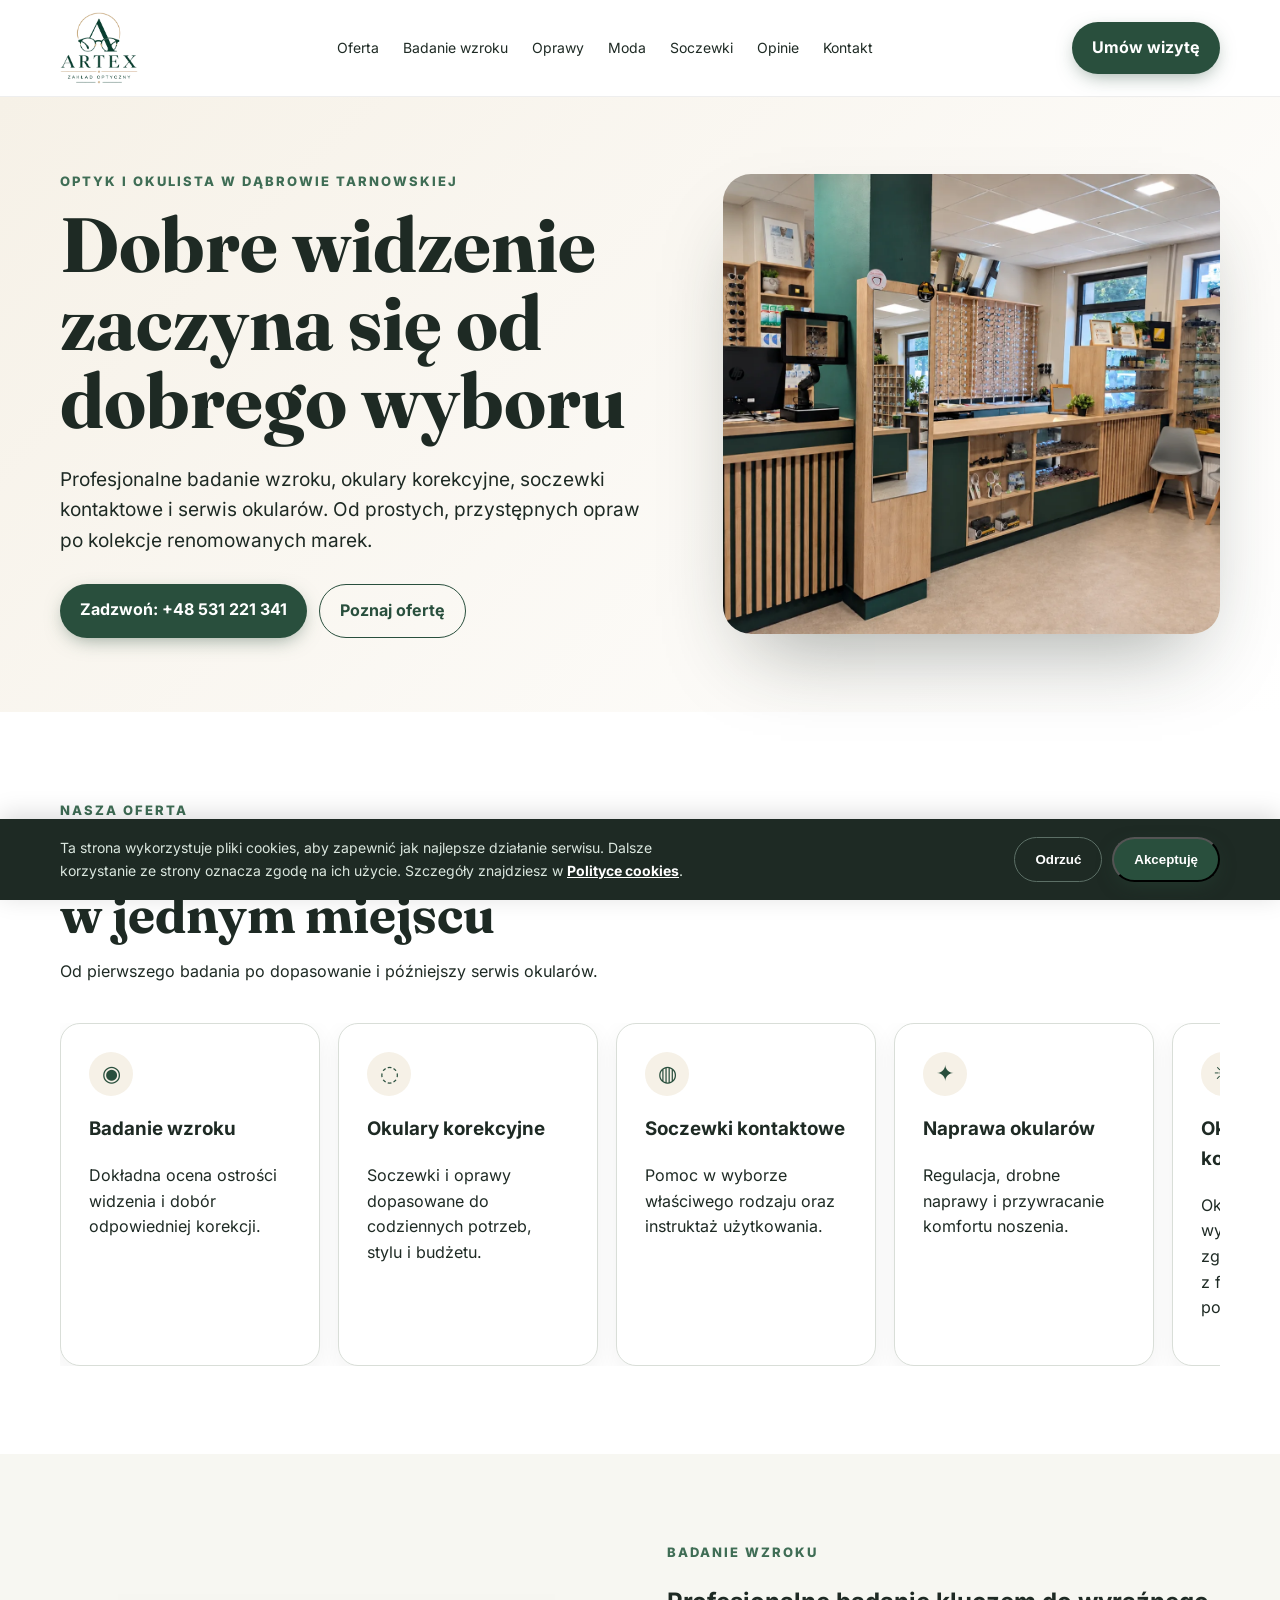
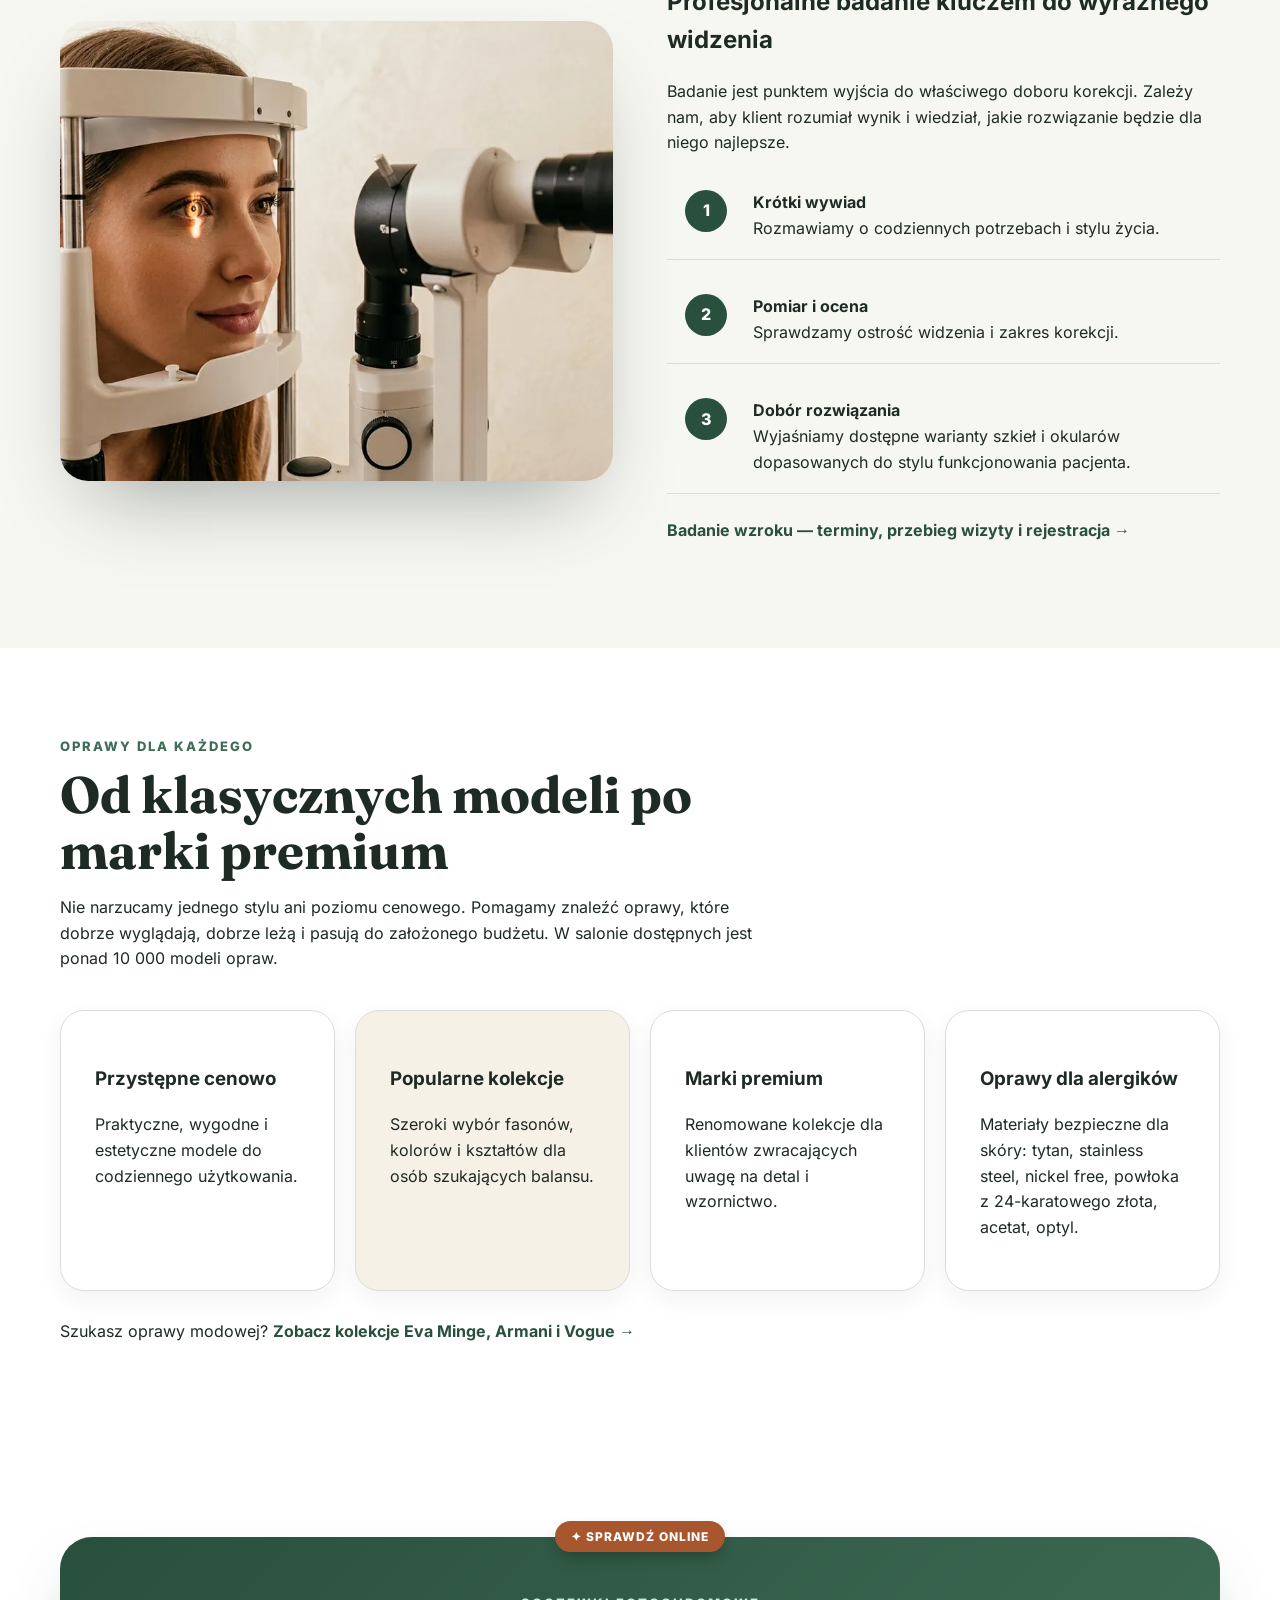
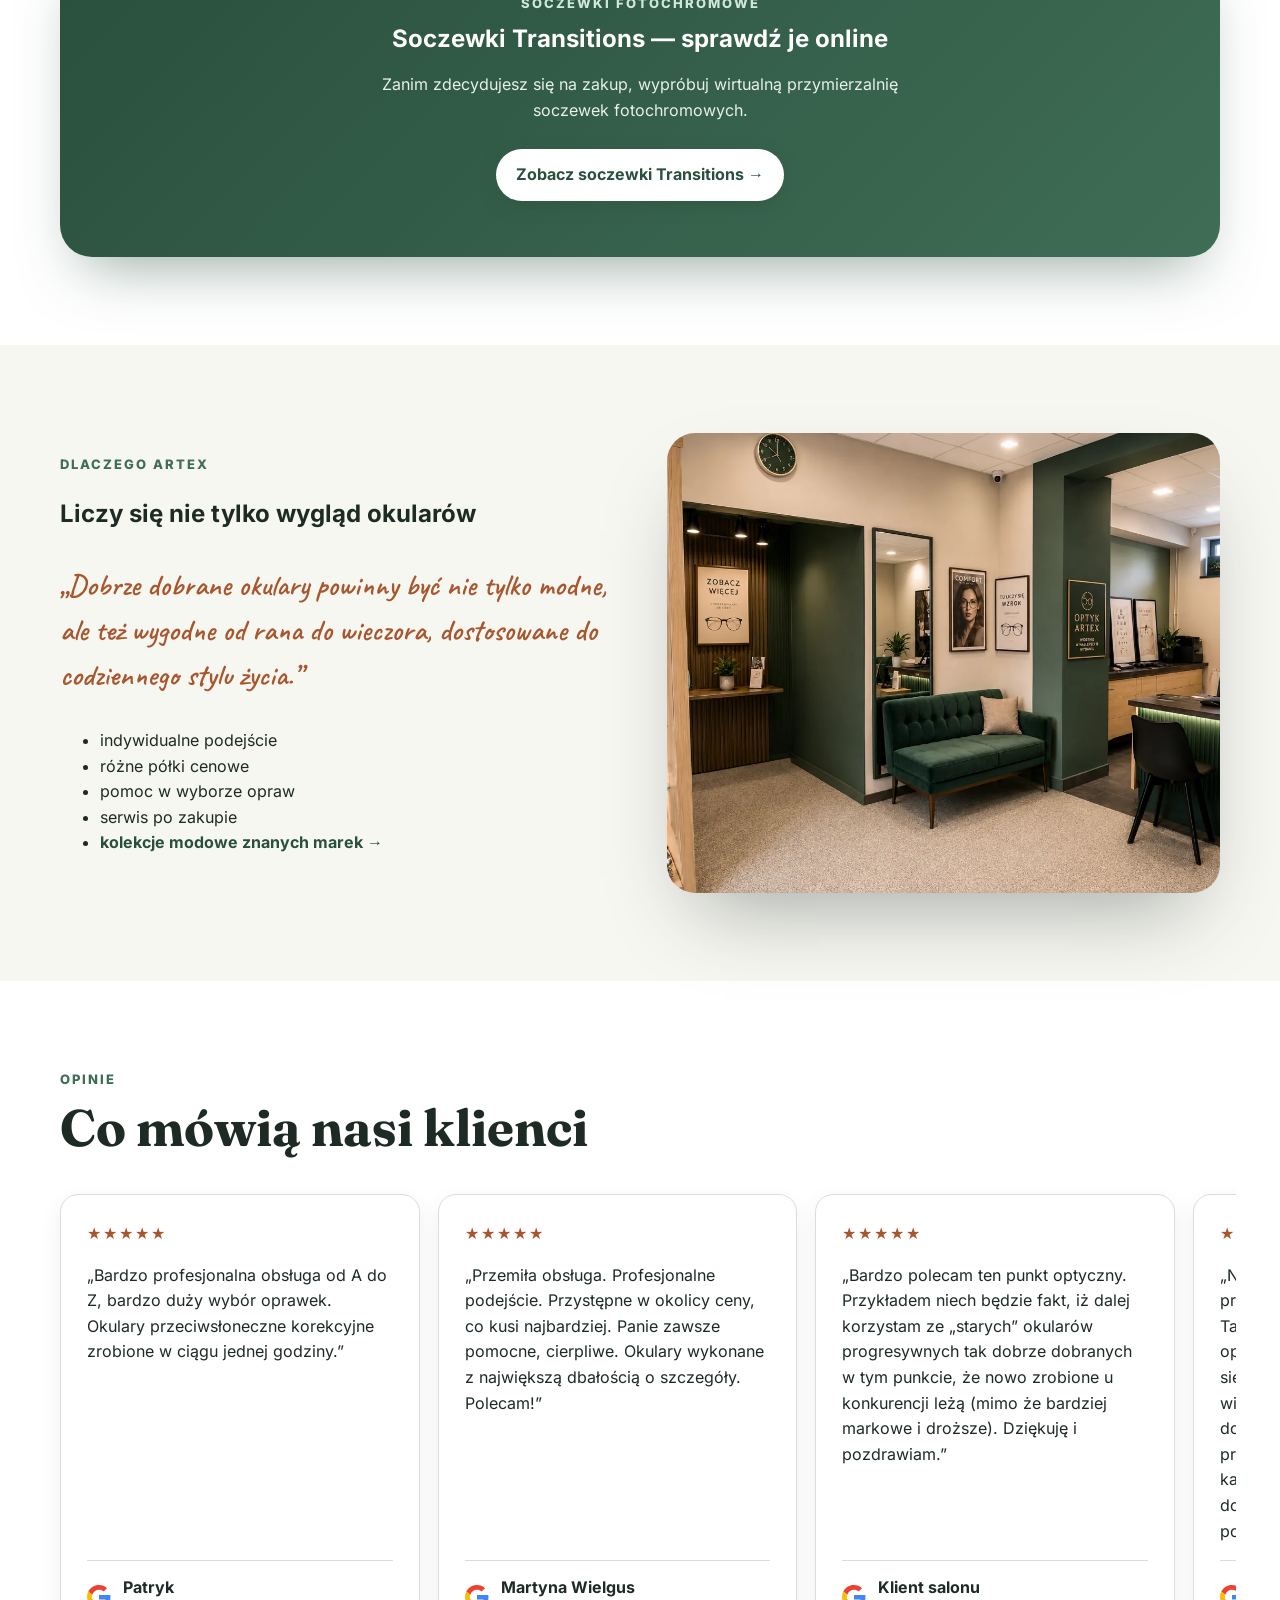
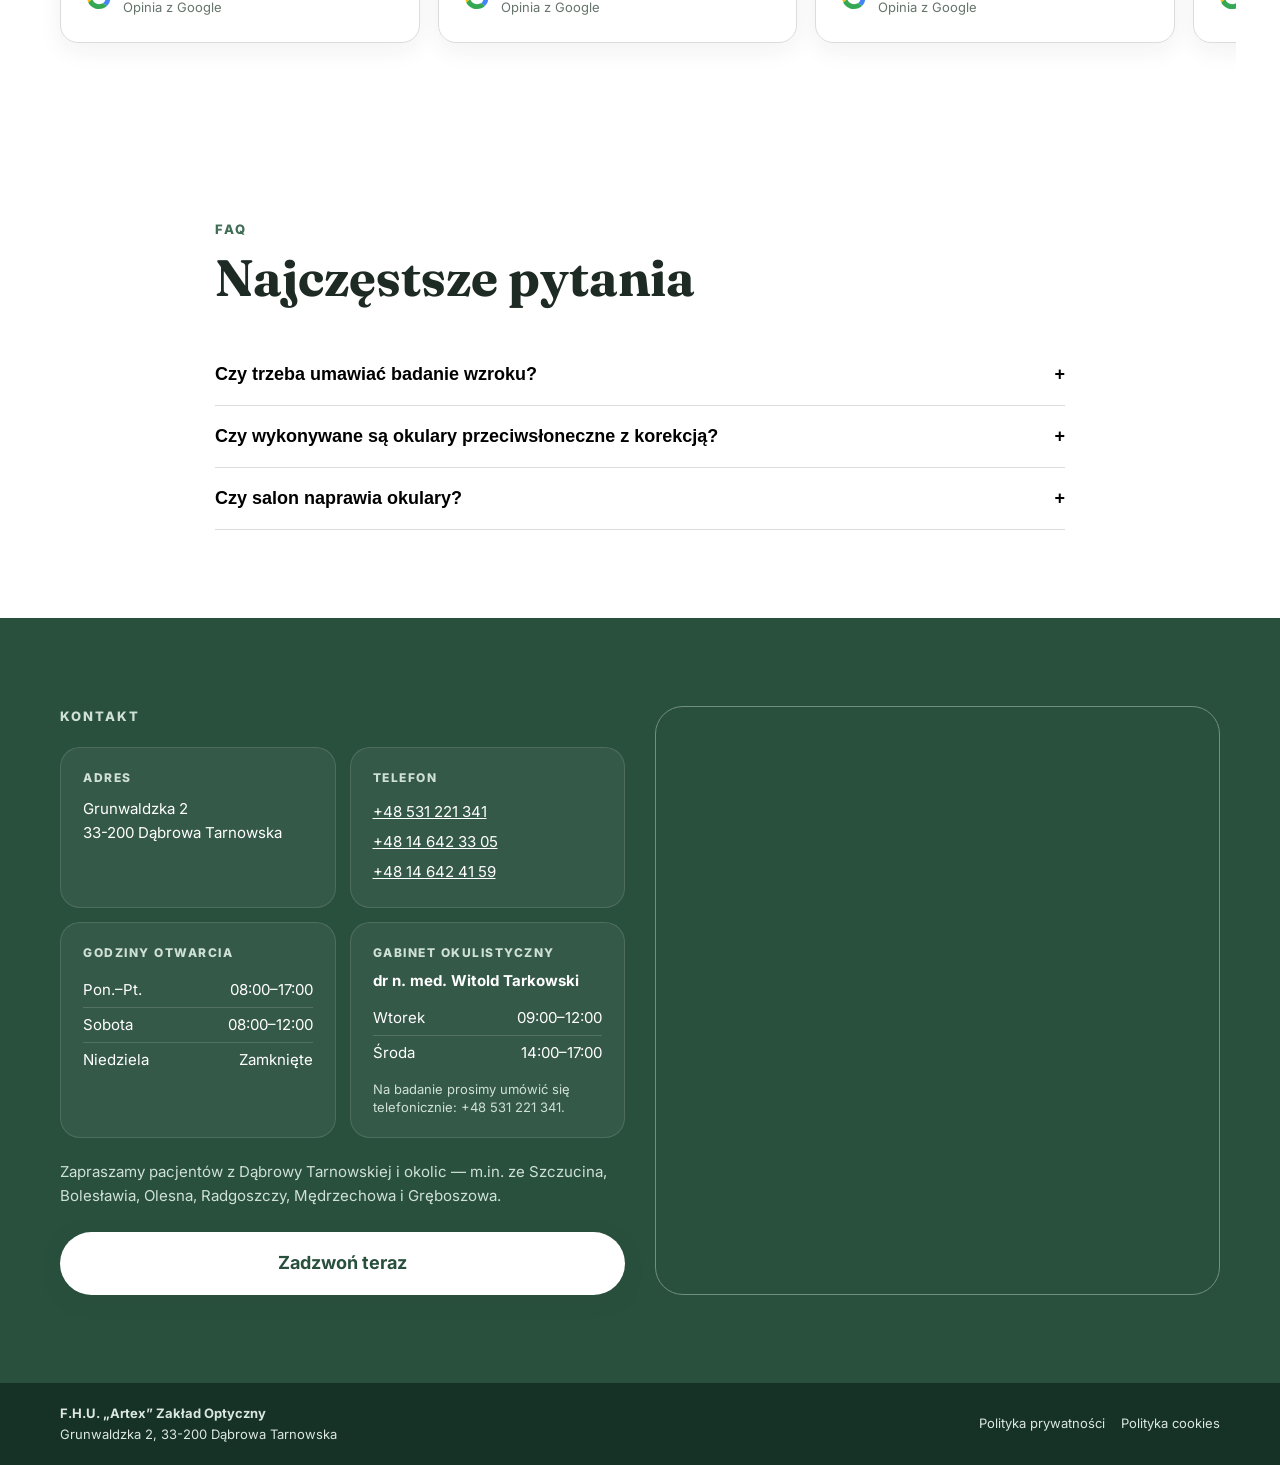
<file: index.html>
<!doctype html>
<html lang="pl">
<head>
<meta charset="utf-8">
<meta name="viewport" content="width=device-width,initial-scale=1">
<title>Optyk i okulista Dąbrowa Tarnowska | 10 000 opraw — ARTEX</title>
<meta name="description" content="Okulista i optyk pod jednym adresem w Dąbrowie Tarnowskiej. Zbadaj wzrok u dr. n. med. Witolda Tarkowskiego i wybierz oprawy spośród ponad 10 000 modeli.">
<link rel="canonical" href="https://optykartex.pl/">
<meta name="theme-color" content="#294f3d">
<link rel="icon" href="/favicons/favicon.ico" sizes="any">
<link rel="icon" href="/favicons/favicon.png" type="image/png" sizes="96x96">
<link rel="apple-touch-icon" href="/favicons/apple-touch-icon.png">

<meta property="og:type" content="website">
<meta property="og:locale" content="pl_PL">
<meta property="og:site_name" content="ARTEX Zakład Optyczny">
<meta property="og:title" content="Optyk i okulista Dąbrowa Tarnowska | 10 000 opraw — ARTEX">
<meta property="og:description" content="Okulista i optyk pod jednym adresem w Dąbrowie Tarnowskiej. Zbadaj wzrok u dr. n. med. Witolda Tarkowskiego i wybierz oprawy spośród ponad 10 000 modeli.">
<meta property="og:url" content="https://optykartex.pl/">
<meta property="og:image" content="https://optykartex.pl/img/og-artex.jpg">
<meta property="og:image:width" content="1200">
<meta property="og:image:height" content="630">
<meta property="og:image:alt" content="Wnętrze salonu optycznego ARTEX w Dąbrowie Tarnowskiej">
<meta name="twitter:card" content="summary_large_image">

<link rel="preload" as="image" href="/img/salon-optyczny.webp" fetchpriority="high">
<link rel="preload" as="font" type="font/woff2" href="/fonts/inter-var-latin.woff2" crossorigin>
<link rel="preload" as="font" type="font/woff2" href="/fonts/fraunces-700-latin.woff2" crossorigin>
<link rel="stylesheet" href="/css/style.css">

<script type="application/ld+json">
{
  "@context": "https://schema.org",
  "@graph": [
    {
      "@type": "Optician",
      "@id": "https://optykartex.pl/#salon",
      "name": "F.H.U. „Artex” Zakład Optyczny",
      "alternateName": "Optyk ARTEX",
      "url": "https://optykartex.pl/",
      "image": "https://optykartex.pl/img/og-artex.jpg",
      "logo": "https://optykartex.pl/img/logo-artex.webp",
      "description": "Zakład optyczny w Dąbrowie Tarnowskiej: badanie wzroku, okulary korekcyjne, soczewki kontaktowe, okulary przeciwsłoneczne z korekcją i naprawa okularów.",
      "telephone": "+48531221341",
      "additionalProperty": [
        { "@type": "PropertyValue", "name": "Telefon stacjonarny", "value": "+48146423305" },
        { "@type": "PropertyValue", "name": "Telefon stacjonarny", "value": "+48146424159" }
      ],
      "contactPoint": [
        {
          "@type": "ContactPoint",
          "contactType": "customer service",
          "telephone": "+48531221341",
          "availableLanguage": "pl"
        },
        {
          "@type": "ContactPoint",
          "contactType": "customer service",
          "telephone": "+48146423305",
          "availableLanguage": "pl"
        },
        {
          "@type": "ContactPoint",
          "contactType": "customer service",
          "telephone": "+48146424159",
          "availableLanguage": "pl"
        }
      ],
      "sameAs": [
        "https://maps.google.com/?cid=11256137759046834716"
      ],
      "email": "artexzakladoptyczny@gmail.com",
      "vatID": "PL8731335825",
      "taxID": "8731335825",
      "priceRange": "$$",
      "currenciesAccepted": "PLN",
      "address": {
        "@type": "PostalAddress",
        "streetAddress": "Grunwaldzka 2",
        "postalCode": "33-200",
        "addressLocality": "Dąbrowa Tarnowska",
        "addressRegion": "małopolskie",
        "addressCountry": "PL"
      },
      "geo": {
        "@type": "GeoCoordinates",
        "latitude": 50.175195,
        "longitude": 20.984419
      },
      "hasMap": "https://www.google.com/maps/search/?api=1&query=ARTEX+Zak%C5%82ad+Optyczny+Grunwaldzka+2+D%C4%85browa+Tarnowska",
      "areaServed": [
        { "@type": "City", "name": "Dąbrowa Tarnowska" },
        { "@type": "AdministrativeArea", "name": "powiat dąbrowski" },
        { "@type": "AdministrativeArea", "name": "gmina Szczucin" },
        { "@type": "AdministrativeArea", "name": "gmina Bolesław" },
        { "@type": "AdministrativeArea", "name": "gmina Olesno" },
        { "@type": "AdministrativeArea", "name": "gmina Radgoszcz" },
        { "@type": "AdministrativeArea", "name": "gmina Mędrzechów" },
        { "@type": "AdministrativeArea", "name": "gmina Gręboszów" }
      ],
      "openingHoursSpecification": [
        {
          "@type": "OpeningHoursSpecification",
          "dayOfWeek": ["Monday","Tuesday","Wednesday","Thursday","Friday"],
          "opens": "08:00",
          "closes": "17:00"
        },
        {
          "@type": "OpeningHoursSpecification",
          "dayOfWeek": "Saturday",
          "opens": "08:00",
          "closes": "12:00"
        }
      ],
      "department": {
        "@type": "MedicalClinic",
        "name": "Gabinet Okulistyczny dr n. med. Witold Tarkowski",
        "employee": {
          "@type": "Person",
          "name": "Witold Tarkowski",
          "honorificPrefix": "dr n. med.",
          "jobTitle": "Lekarz okulista"
        },
        "description": "Badanie wzroku po wcześniejszym umówieniu telefonicznym pod numerem +48 531 221 341.",
        "telephone": "+48531221341",
        "address": {
          "@type": "PostalAddress",
          "streetAddress": "Grunwaldzka 2",
          "postalCode": "33-200",
          "addressLocality": "Dąbrowa Tarnowska",
          "addressRegion": "małopolskie",
          "addressCountry": "PL"
        },
        "openingHoursSpecification": [
          {
            "@type": "OpeningHoursSpecification",
            "dayOfWeek": "Tuesday",
            "opens": "09:00",
            "closes": "12:00"
          },
          {
            "@type": "OpeningHoursSpecification",
            "dayOfWeek": "Wednesday",
            "opens": "14:00",
            "closes": "17:00"
          }
        ]
      },
      "hasOfferCatalog": {
        "@type": "OfferCatalog",
        "name": "Usługi salonu optycznego ARTEX",
        "itemListElement": [
          { "@type": "Offer", "itemOffered": { "@type": "Service", "name": "Badanie wzroku" } },
          { "@type": "Offer", "itemOffered": { "@type": "Service", "name": "Okulary korekcyjne" } },
          { "@type": "Offer", "itemOffered": { "@type": "Service", "name": "Soczewki kontaktowe" } },
          { "@type": "Offer", "itemOffered": { "@type": "Service", "name": "Okulary przeciwsłoneczne z korekcją" } },
          { "@type": "Offer", "itemOffered": { "@type": "Service", "name": "Naprawa i serwis okularów" } }
        ]
      }
    },
    {
      "@type": "WebSite",
      "@id": "https://optykartex.pl/#strona",
      "url": "https://optykartex.pl/",
      "name": "ARTEX Zakład Optyczny",
      "inLanguage": "pl-PL",
      "publisher": { "@id": "https://optykartex.pl/#salon" }
    },
    {
      "@type": "FAQPage",
      "@id": "https://optykartex.pl/#faq",
      "mainEntity": [
        {
          "@type": "Question",
          "name": "Czy trzeba umawiać badanie wzroku?",
          "acceptedAnswer": {
            "@type": "Answer",
            "text": "Tak. Badania wzroku wykonujemy we wtorki w godz. 09:00–12:00 oraz w środy w godz. 14:00–17:00. Prosimy o wcześniejsze umówienie się na konkretną godzinę telefonicznie pod numerem +48 531 221 341."
          }
        },
        {
          "@type": "Question",
          "name": "Czy wykonywane są okulary przeciwsłoneczne z korekcją?",
          "acceptedAnswer": {
            "@type": "Answer",
            "text": "Tak. Okulary słoneczne wykonujemy z korekcją z recepty pacjenta wraz z filtrami UV, możliwe jest wykonanie również okularów sportowych a także z polaryzacją."
          }
        },
        {
          "@type": "Question",
          "name": "Czy salon naprawia okulary?",
          "acceptedAnswer": {
            "@type": "Answer",
            "text": "Tak. Salon oferuje kompleksową obsługę posprzedażową: regulację, naprawę zauszników i flexów, czyszczenie oraz wymianę wsporników (potocznie „nosków”)."
          }
        }
      ]
    }
  ]
}
</script>
</head>
<body>

<nav class="nav"><div class="wrap">
  <a class="brand" href="/">
    <img class="logo" src="/img/logo-artex.webp" alt="ARTEX Zakład Optyczny – strona główna" width="235" height="216">
  </a>
  <div class="links" id="navLinks">
    <a href="/#oferta">Oferta</a>
    <a href="/badanie-wzroku">Badanie wzroku</a>
    <a href="/#oprawy">Oprawy</a>
    <a href="/moda">Moda</a>
    <a href="/soczewki">Soczewki</a>
    <a href="/#opinie">Opinie</a>
    <a href="/#kontakt">Kontakt</a>
  </div>
  <div class="nav-actions">
    <a class="btn" href="tel:+48531221341">Umów wizytę</a>
    <button class="menu-toggle" id="menuToggle" aria-label="Otwórz menu" aria-expanded="false">☰</button>
  </div>
</div></nav>

<main>

<header class="hero"><div class="wrap hero-grid">
  <div>
    <h1><span class="eyebrow">Optyk i okulista w Dąbrowie Tarnowskiej</span>Dobre widzenie zaczyna się od dobrego wyboru</h1>
    <p>Profesjonalne badanie wzroku, okulary korekcyjne, soczewki kontaktowe i serwis okularów. Od prostych, przystępnych opraw po kolekcje renomowanych marek.</p>
    <div class="actions">
      <a class="btn" href="tel:+48531221341">Zadzwoń: +48 531 221 341</a>
      <a class="btn alt" href="#oferta">Poznaj ofertę</a>
    </div>
  </div>
  <div class="photo"><img src="/img/salon-optyczny.webp" alt="Wnętrze salonu optycznego ARTEX przy Grunwaldzkiej 2 w Dąbrowie Tarnowskiej" width="1445" height="1088" fetchpriority="high" decoding="async"></div>
</div></header>

<section id="oferta"><div class="wrap">
  <div class="section-head wide">
    <div class="eyebrow">Nasza oferta</div>
    <h2>Wszystko, czego potrzebujesz w&nbsp;jednym miejscu</h2>
    <p>Od pierwszego badania po dopasowanie i późniejszy serwis okularów.</p>
  </div>
  <div class="cards">
    <article class="card"><div class="icon">◉</div><h3>Badanie wzroku</h3><p>Dokładna ocena ostrości widzenia i dobór odpowiedniej korekcji.</p></article>
    <article class="card"><div class="icon">◌</div><h3>Okulary korekcyjne</h3><p>Soczewki i oprawy dopasowane do codziennych potrzeb, stylu i budżetu.</p></article>
    <article class="card"><div class="icon">◍</div><h3>Soczewki kontaktowe</h3><p>Pomoc w wyborze właściwego rodzaju oraz instruktaż użytkowania.</p></article>
    <article class="card"><div class="icon">✦</div><h3>Naprawa okularów</h3><p>Regulacja, drobne naprawy i przywracanie komfortu noszenia.</p></article>
    <article class="card"><div class="icon">☀</div><h3>Okulary słoneczne z korekcją</h3><p>Okulary przeciwsłoneczne wykonane z korekcją zgodną z receptą klienta, z filtrami UV oraz opcją polaryzacji.</p></article>
  </div>
</div></section>

<section id="badanie" class="soft"><div class="wrap split">
  <div class="photo"><img src="/img/badanie-wzroku.webp" alt="Badanie wzroku na lampie szczelinowej w gabinecie salonu ARTEX" width="1200" height="655" loading="lazy" decoding="async"></div>
  <div>
    <div class="eyebrow">Badanie wzroku</div>
    <h2>Profesjonalne badanie kluczem do wyraźnego widzenia</h2>
    <p>Badanie jest punktem wyjścia do właściwego doboru korekcji. Zależy nam, aby klient rozumiał wynik i wiedział, jakie rozwiązanie będzie dla niego najlepsze.</p>
    <div class="steps">
      <div class="step"><div class="num">1</div><div><b>Krótki wywiad</b><br>Rozmawiamy o codziennych potrzebach i stylu życia.</div></div>
      <div class="step"><div class="num">2</div><div><b>Pomiar i ocena</b><br>Sprawdzamy ostrość widzenia i zakres korekcji.</div></div>
      <div class="step"><div class="num">3</div><div><b>Dobór rozwiązania</b><br>Wyjaśniamy dostępne warianty szkieł i okularów dopasowanych do stylu funkcjonowania pacjenta.</div></div>
    </div>
    <p style="margin-top:24px"><a href="/badanie-wzroku" style="color:var(--g);font-weight:700">Badanie wzroku — terminy, przebieg wizyty i rejestracja →</a></p>
  </div>
</div></section>

<section id="oprawy"><div class="wrap">
  <div class="section-head">
    <div class="eyebrow">Oprawy dla każdego</div>
    <h2>Od klasycznych modeli po marki premium</h2>
    <p>Nie narzucamy jednego stylu ani poziomu cenowego. Pomagamy znaleźć oprawy, które dobrze wyglądają, dobrze leżą i pasują do założonego budżetu. W salonie dostępnych jest ponad 10 000 modeli opraw.</p>
  </div>
  <div class="range">
    <article><h3>Przystępne cenowo</h3><p>Praktyczne, wygodne i estetyczne modele do codziennego użytkowania.</p></article>
    <article><h3>Popularne kolekcje</h3><p>Szeroki wybór fasonów, kolorów i kształtów dla osób szukających balansu.</p></article>
    <article><h3>Marki premium</h3><p>Renomowane kolekcje dla klientów zwracających uwagę na detal i wzornictwo.</p></article>
    <article><h3>Oprawy dla alergików</h3><p>Materiały bezpieczne dla skóry: tytan, stainless steel, nickel free, powłoka z 24-karatowego złota, acetat, optyl.</p></article>
  </div>
  <p style="margin-top:28px">Szukasz oprawy modowej? <a href="/moda" style="color:var(--g);font-weight:700">Zobacz kolekcje Eva Minge, Armani i Vogue →</a></p>
</div></section>

<section><div class="wrap">
  <div class="transitions-banner">
    <div class="transitions-badge">✦ Sprawdź online</div>
    <div class="eyebrow">Soczewki fotochromowe</div>
    <h2>Soczewki Transitions — sprawdź je online</h2>
    <p>Zanim zdecydujesz się na zakup, wypróbuj wirtualną przymierzalnię soczewek fotochromowych.</p>
    <a class="btn" href="/soczewki">Zobacz soczewki Transitions →</a>
  </div>
</div></section>

<section class="soft"><div class="wrap split">
  <div>
    <div class="eyebrow">Dlaczego ARTEX</div>
    <h2>Liczy się nie tylko wygląd okularów</h2>
    <p class="quote">„Dobrze dobrane okulary powinny być nie tylko modne, ale też wygodne od rana do wieczora, dostosowane do codziennego stylu życia.”</p>
    <ul>
      <li>indywidualne podejście</li>
      <li>różne półki cenowe</li>
      <li>pomoc w wyborze opraw</li>
      <li>serwis po zakupie</li>
      <li><a href="/moda" style="color:var(--g);font-weight:700">kolekcje modowe znanych marek →</a></li>
    </ul>
  </div>
  <div class="photo"><img src="/img/okulista-artex.webp" alt="Ekspozycja opraw okularowych w salonie ARTEX" width="1156" height="872" loading="lazy" decoding="async"></div>
</div></section>

<section id="opinie"><div class="wrap">
  <div class="section-head">
    <div class="eyebrow">Opinie</div>
    <h2>Co mówią nasi klienci</h2>
  </div>
  <div class="reviews">
    <div class="review">
      <div class="stars">★★★★★</div>
      <p>„Bardzo profesjonalna obsługa od A do Z, bardzo duży wybór oprawek. Okulary przeciwsłoneczne korekcyjne zrobione w ciągu jednej godziny.”</p>
      <div class="review-author">
        <img src="/img/google-g.svg" alt="" width="24" height="24">
        <div><b>Patryk</b><div class="source">Opinia z Google</div></div>
      </div>
    </div>
    <div class="review">
      <div class="stars">★★★★★</div>
      <p>„Przemiła obsługa. Profesjonalne podejście. Przystępne w okolicy ceny, co kusi najbardziej. Panie zawsze pomocne, cierpliwe. Okulary wykonane z największą dbałością o szczegóły. Polecam!”</p>
      <div class="review-author">
        <img src="/img/google-g.svg" alt="" width="24" height="24">
        <div><b>Martyna Wielgus</b><div class="source">Opinia z Google</div></div>
      </div>
    </div>
    <div class="review">
      <div class="stars">★★★★★</div>
      <p>„Bardzo polecam ten punkt optyczny. Przykładem niech będzie fakt, iż dalej korzystam ze „starych” okularów progresywnych tak dobrze dobranych w tym punkcie, że nowo zrobione u konkurencji leżą (mimo że bardziej markowe i droższe). Dziękuję i pozdrawiam.”</p>
      <div class="review-author">
        <img src="/img/google-g.svg" alt="" width="24" height="24">
        <div><b>Klient salonu</b><div class="source">Opinia z Google</div></div>
      </div>
    </div>
    <div class="review">
      <div class="stars">★★★★★</div>
      <p>„Najlepszy salon w okolicy, przewyższający nawet te z rejonu Tarnowa. Dzięki dużemu wyborowi opraw bez trudu znalazłam idealną dla siebie — mogłam wybierać spośród wielu modeli bez niklu, co bardzo doceniam. Obsługa była wyjątkowo profesjonalna, uprzejma i pomocna na każdym etapie — od doradztwa po dopasowanie okularów. Gorąco polecam!”</p>
      <div class="review-author">
        <img src="/img/google-g.svg" alt="" width="24" height="24">
        <div><b>Joanna Leżoń</b><div class="source">Opinia z Google</div></div>
      </div>
    </div>
  </div>
</div></section>

<section><div class="wrap faq">
  <div class="section-head">
    <div class="eyebrow">FAQ</div>
    <h2>Najczęstsze pytania</h2>
  </div>
  <div class="faq-item">
    <button class="faq-q" aria-expanded="false" aria-controls="faq-a1" id="faq-q1">Czy trzeba umawiać badanie wzroku?<span aria-hidden="true">+</span></button>
    <div class="faq-a" id="faq-a1" role="region" aria-labelledby="faq-q1">Tak. Badania wzroku wykonujemy we wtorki w godz. 09:00–12:00 oraz w środy w godz. 14:00–17:00. Prosimy o wcześniejsze umówienie się na konkretną godzinę telefonicznie pod numerem +48 531 221 341.</div>
  </div>
  <div class="faq-item">
    <button class="faq-q" aria-expanded="false" aria-controls="faq-a2" id="faq-q2">Czy wykonywane są okulary przeciwsłoneczne z korekcją?<span aria-hidden="true">+</span></button>
    <div class="faq-a" id="faq-a2" role="region" aria-labelledby="faq-q2">Tak. Okulary słoneczne wykonujemy z korekcją z recepty pacjenta wraz z filtrami UV, możliwe jest wykonanie również okularów sportowych a także z polaryzacją.</div>
  </div>
  <div class="faq-item">
    <button class="faq-q" aria-expanded="false" aria-controls="faq-a3" id="faq-q3">Czy salon naprawia okulary?<span aria-hidden="true">+</span></button>
    <div class="faq-a" id="faq-a3" role="region" aria-labelledby="faq-q3">Tak. Salon oferuje kompleksową obsługę posprzedażową: regulację, naprawę zauszników i flexów, czyszczenie oraz wymianę wsporników (potocznie „nosków”).</div>
  </div>
</div></section>

<section id="kontakt" class="contact"><div class="wrap contact-grid">
  <div>
    <h2 class="eyebrow" style="color:#cfe1d6;margin:0 0 20px">Kontakt</h2>
    <div class="contact-tiles">
      <div class="contact-tile">
        <h3>Adres</h3>
        <p>Grunwaldzka 2<br>33-200 Dąbrowa Tarnowska</p>
      </div>
      <div class="contact-tile">
        <h3>Telefon</h3>
        <p><a href="tel:+48531221341">+48 531 221 341</a><br><a href="tel:+48146423305">+48 14 642 33 05</a><br><a href="tel:+48146424159">+48 14 642 41 59</a></p>
      </div>
      <div class="contact-tile">
        <h3>Godziny otwarcia</h3>
        <ul class="hours">
          <li><span>Pon.–Pt.</span><span>08:00–17:00</span></li>
          <li><span>Sobota</span><span>08:00–12:00</span></li>
          <li><span>Niedziela</span><span>Zamknięte</span></li>
        </ul>
      </div>
      <div class="contact-tile">
        <h3>Gabinet okulistyczny</h3>
        <p class="tile-doctor">dr&nbsp;n.&nbsp;med. Witold Tarkowski</p>
        <ul class="hours">
          <li><span>Wtorek</span><span>09:00–12:00</span></li>
          <li><span>Środa</span><span>14:00–17:00</span></li>
        </ul>
        <p class="tile-note">Na badanie prosimy umówić się telefonicznie: +48 531 221 341.</p>
      </div>
    </div>
    <p class="contact-area">Zapraszamy pacjentów z Dąbrowy Tarnowskiej i okolic — m.in. ze Szczucina, Bolesławia, Olesna, Radgoszczy, Mędrzechowa i Gręboszowa.</p>
    <a class="btn contact-call" href="tel:+48531221341">Zadzwoń teraz</a>
  </div>
  <div class="map-embed"><iframe src="https://www.google.com/maps/embed?pb=!1m18!1m12!1m3!1d3463.5591225397366!2d20.984419100000004!3d50.175194999999995!2m3!1f0!2f0!3f0!3m2!1i1024!2i768!4f13.1!3m3!1m2!1s0x473d7f13b22c8687%3A0x9c35d5a77ed91a1c!2s%22ARTEX%22%20Zak%C5%82ad%20Optyczny!5e1!3m2!1spl!2spl!4v1786120829022!5m2!1spl!2spl" allowfullscreen="" loading="lazy" referrerpolicy="strict-origin-when-cross-origin" title="Mapa – salon ARTEX Zakład Optyczny, Grunwaldzka 2, Dąbrowa Tarnowska"></iframe></div>
</div></section>

</main>

<footer class="footer"><div class="wrap">
  <div><b>F.H.U. „Artex” Zakład Optyczny</b><br>Grunwaldzka 2, 33-200 Dąbrowa Tarnowska</div>
  <div class="footer-links">
    <a href="/polityka-prywatnosci">Polityka prywatności</a>
    <a href="/polityka-cookies">Polityka cookies</a>
  </div>
</div></footer>

<script src="/js/main.js" defer></script>
</body>
</html>
</file>
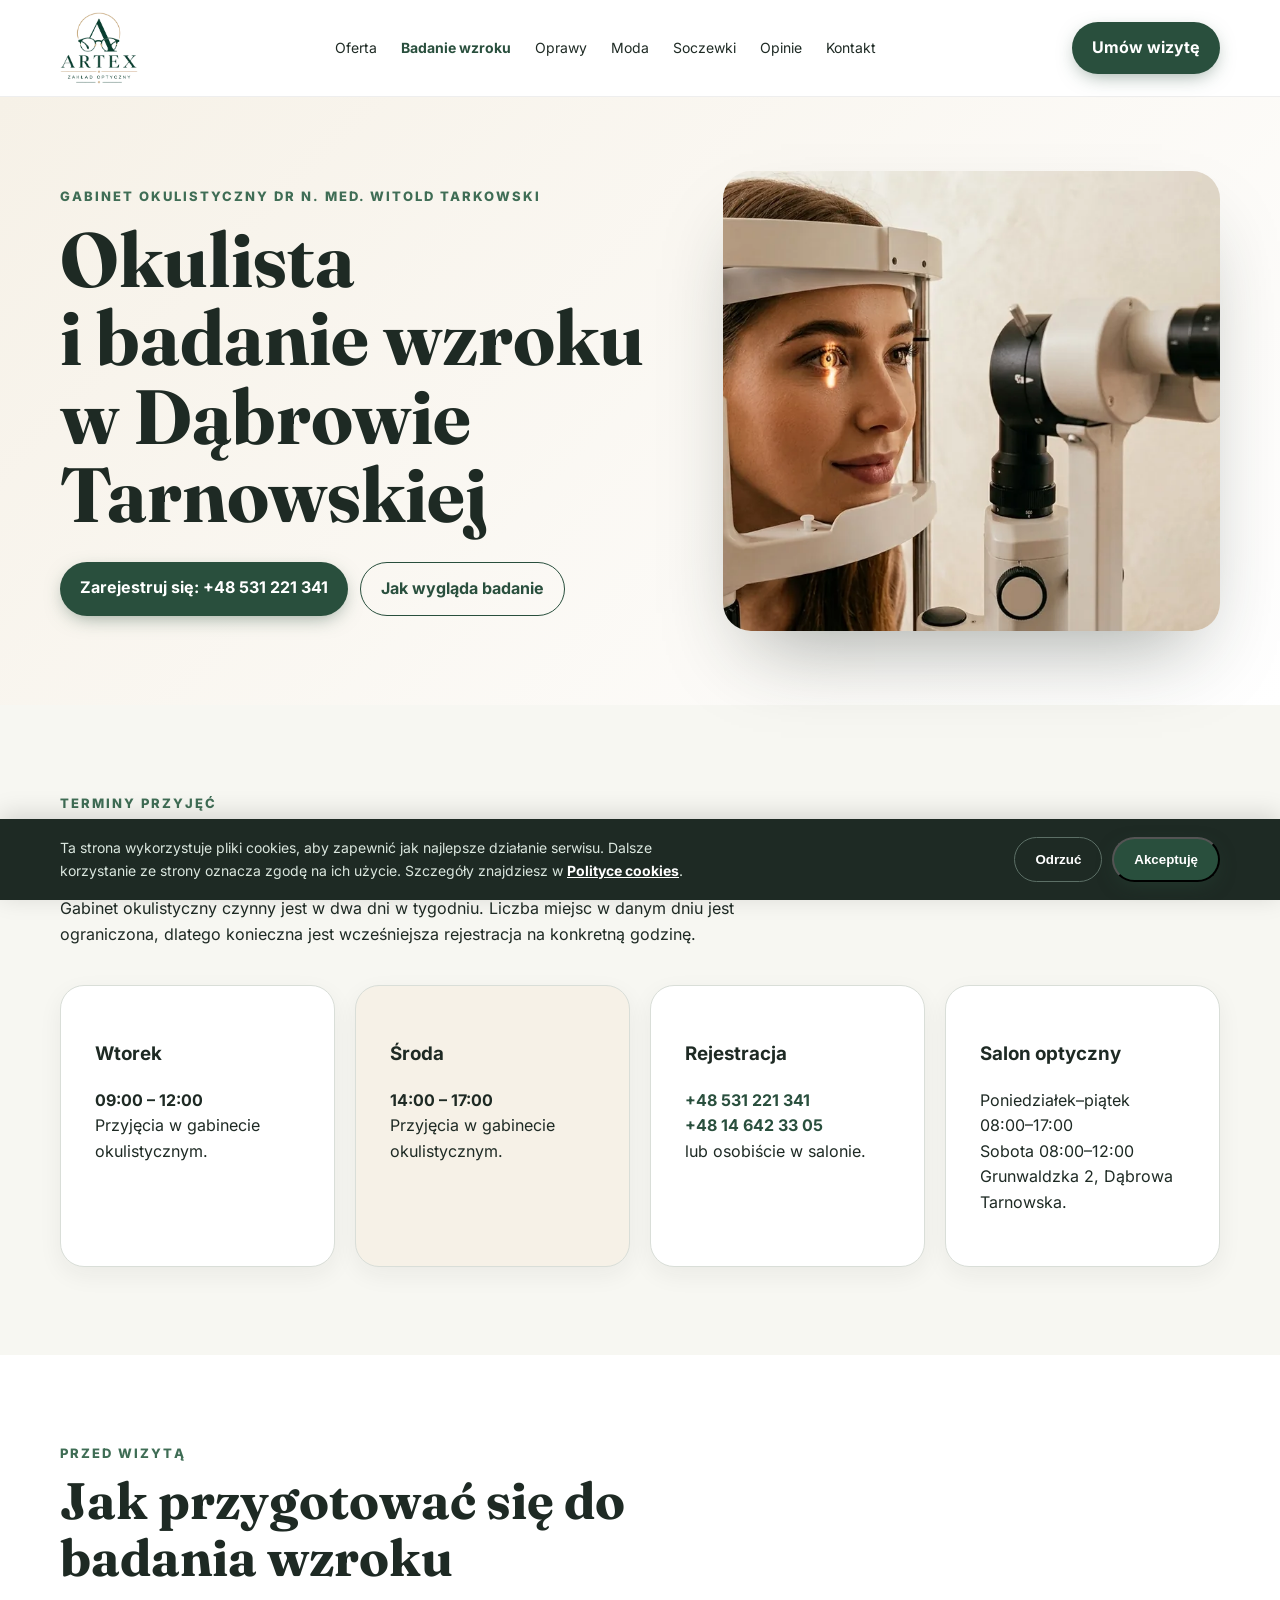
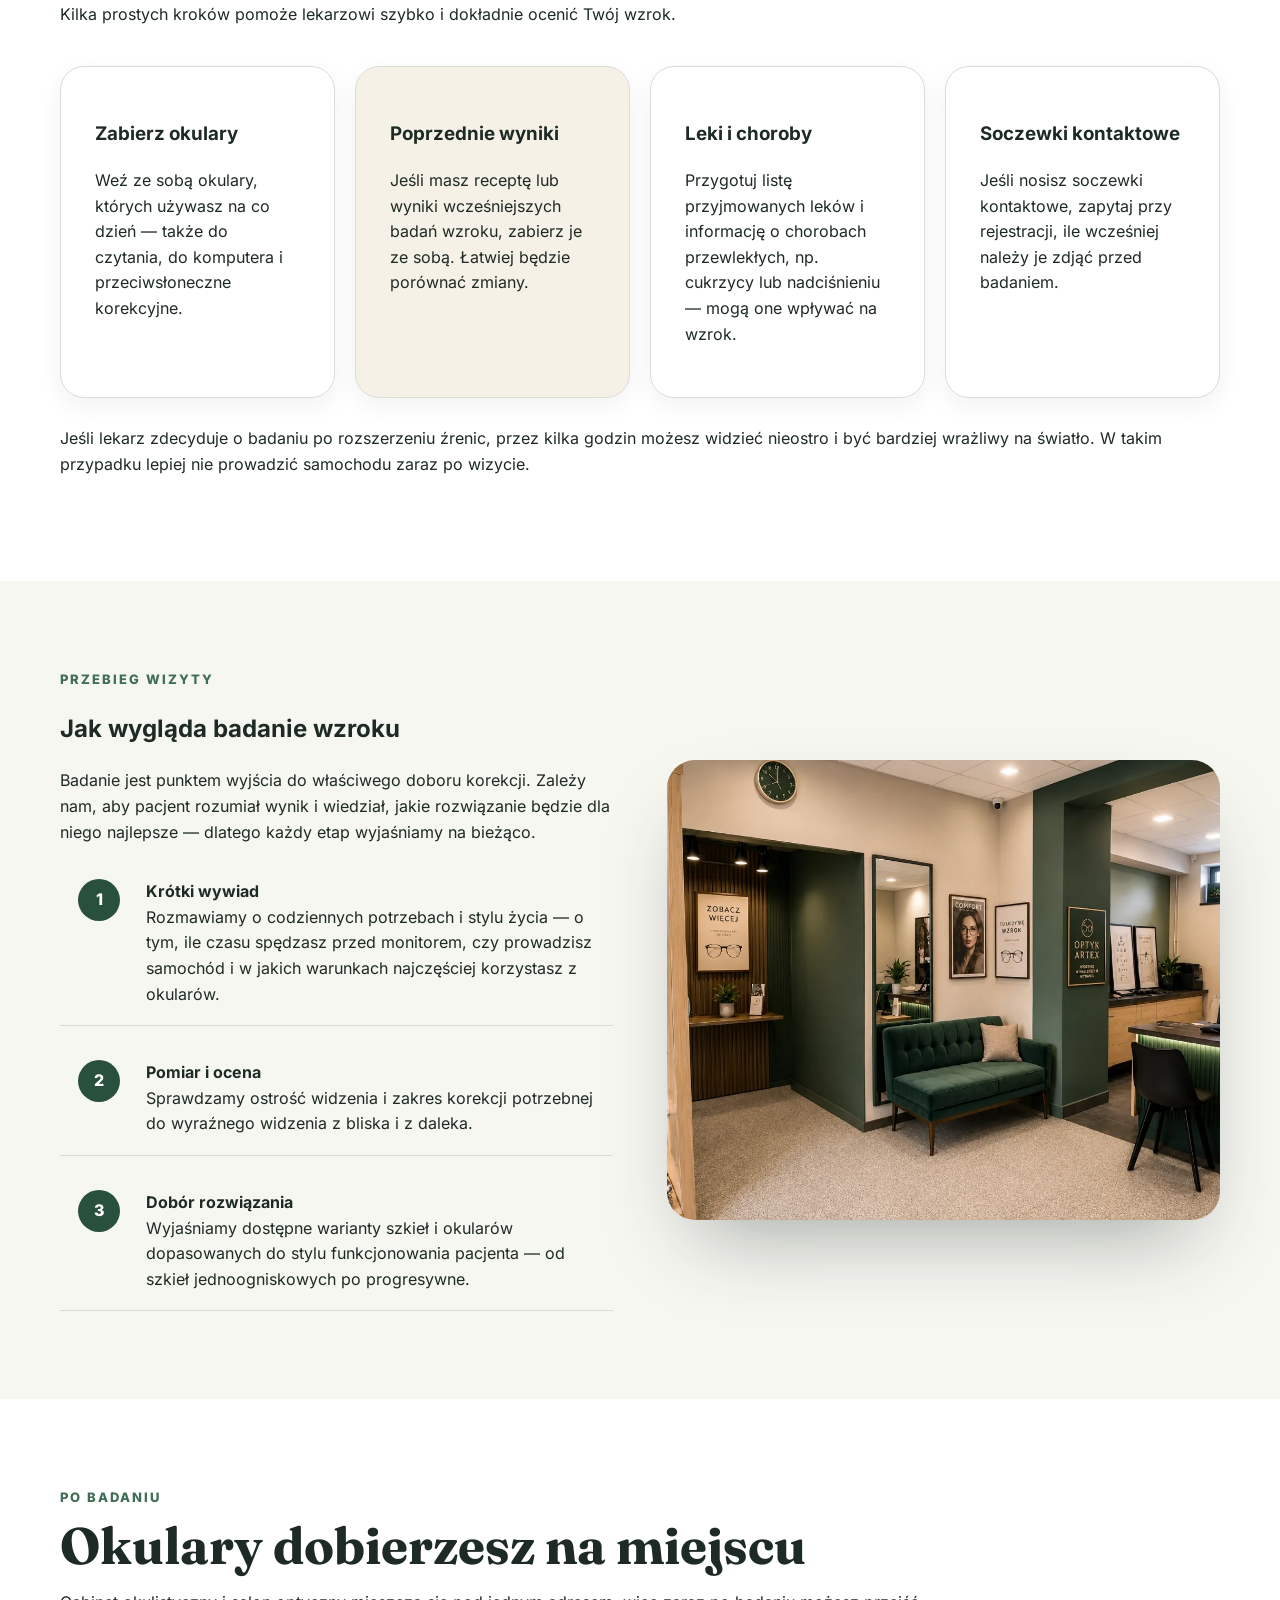
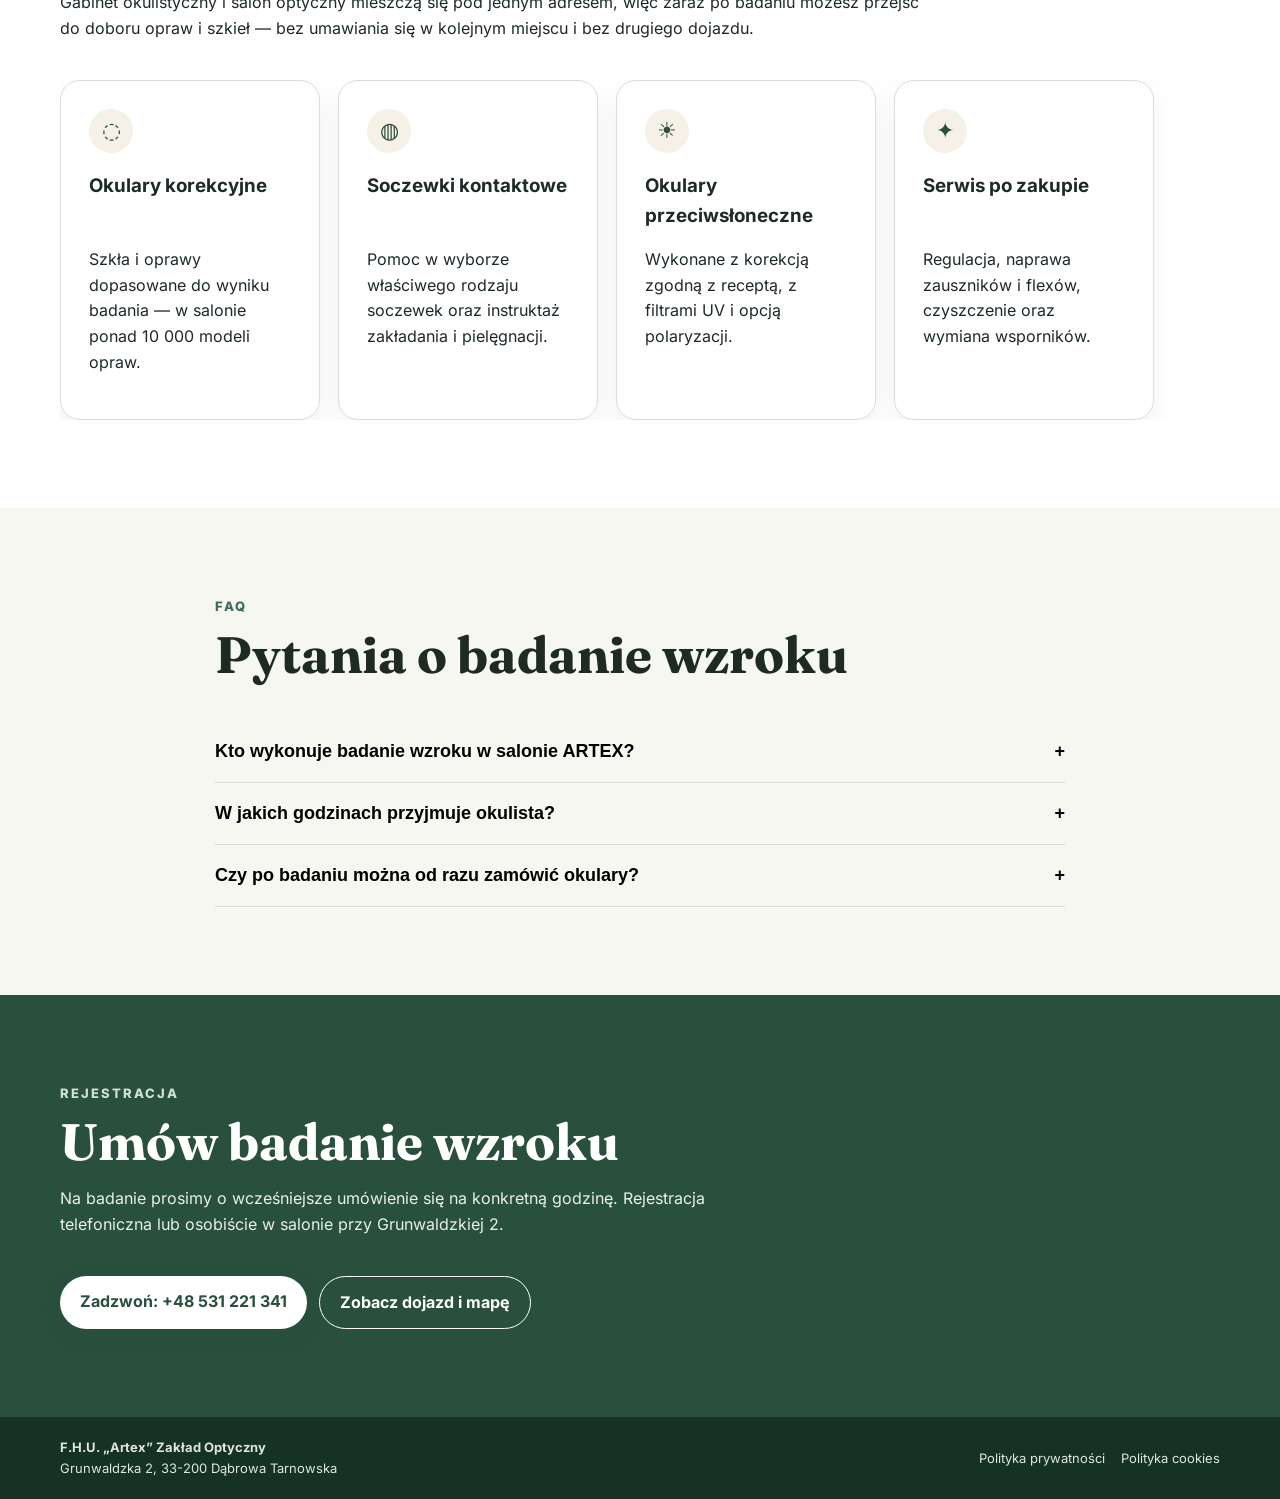
<file: badanie-wzroku.html>
<!doctype html>
<html lang="pl">
<head>
<meta charset="utf-8">
<meta name="viewport" content="width=device-width,initial-scale=1">
<title>Okulista Dąbrowa Tarnowska — badanie wzroku | ARTEX</title>
<meta name="description" content="Badanie wzroku u okulisty dr. n. med. Witolda Tarkowskiego, Grunwaldzka 2. Wtorki 9–12, środy 14–17, zapisy: +48 531 221 341. Okulary dobierzesz na miejscu.">
<link rel="canonical" href="https://optyk-artex.pl/badanie-wzroku">
<meta name="theme-color" content="#294f3d">
<link rel="icon" href="favicon.png" type="image/png" sizes="96x96">
<link rel="apple-touch-icon" href="apple-touch-icon.png">

<meta property="og:type" content="website">
<meta property="og:locale" content="pl_PL">
<meta property="og:site_name" content="ARTEX Zakład Optyczny">
<meta property="og:title" content="Okulista Dąbrowa Tarnowska — badanie wzroku | ARTEX">
<meta property="og:description" content="Badanie wzroku u okulisty dr. n. med. Witolda Tarkowskiego, Grunwaldzka 2. Wtorki 9–12, środy 14–17, zapisy: +48 531 221 341. Okulary dobierzesz na miejscu.">
<meta property="og:url" content="https://optyk-artex.pl/badanie-wzroku">
<meta property="og:image" content="https://optyk-artex.pl/img/og-artex.jpg">
<meta property="og:image:width" content="1200">
<meta property="og:image:height" content="630">
<meta name="twitter:card" content="summary_large_image">

<link rel="preload" as="image" href="img/badanie-wzroku.webp" fetchpriority="high">
<link rel="preload" as="font" type="font/woff2" href="fonts/inter-var-latin.woff2" crossorigin>
<link rel="preload" as="font" type="font/woff2" href="fonts/fraunces-700-latin.woff2" crossorigin>
<link rel="stylesheet" href="css/style.css">

<script type="application/ld+json">
{
  "@context": "https://schema.org",
  "@graph": [
    {
      "@type": "BreadcrumbList",
      "itemListElement": [
        { "@type": "ListItem", "position": 1, "name": "Strona główna", "item": "https://optyk-artex.pl/" },
        { "@type": "ListItem", "position": 2, "name": "Badanie wzroku", "item": "https://optyk-artex.pl/badanie-wzroku" }
      ]
    },
    {
      "@type": "FAQPage",
      "mainEntity": [
        {
          "@type": "Question",
          "name": "Kto wykonuje badanie wzroku w salonie ARTEX?",
          "acceptedAnswer": {
            "@type": "Answer",
            "text": "Badania wykonuje lekarz okulista dr n. med. Witold Tarkowski w Gabinecie Okulistycznym mieszczącym się w salonie ARTEX przy ulicy Grunwaldzkiej 2 w Dąbrowie Tarnowskiej."
          }
        },
        {
          "@type": "Question",
          "name": "W jakich godzinach przyjmuje okulista w Dąbrowie Tarnowskiej?",
          "acceptedAnswer": {
            "@type": "Answer",
            "text": "Gabinet okulistyczny przyjmuje we wtorki w godzinach 09:00–12:00 oraz w środy w godzinach 14:00–17:00, po wcześniejszym umówieniu telefonicznym pod numerem +48 531 221 341."
          }
        },
        {
          "@type": "Question",
          "name": "Czy po badaniu wzroku można od razu zamówić okulary?",
          "acceptedAnswer": {
            "@type": "Answer",
            "text": "Tak. Gabinet okulistyczny działa w tym samym miejscu co salon optyczny, więc bezpośrednio po badaniu można dobrać oprawy i szkła korekcyjne. Salon czynny jest od poniedziałku do piątku w godzinach 08:00–17:00 oraz w soboty 08:00–12:00."
          }
        }
      ]
    }
  ]
}
</script>
</head>
<body>

<nav class="nav"><div class="wrap">
  <a class="brand" href="/">
    <img class="logo" src="img/logo-artex.webp" alt="ARTEX Zakład Optyczny – strona główna" width="235" height="216">
  </a>
  <div class="links" id="navLinks">
    <a href="/#oferta">Oferta</a>
    <a href="/badanie-wzroku" class="active" aria-current="page">Badanie wzroku</a>
    <a href="/#oprawy">Oprawy</a>
    <a href="/moda">Moda</a>
    <a href="/soczewki">Soczewki</a>
    <a href="/#opinie">Opinie</a>
    <a href="/#kontakt">Kontakt</a>
  </div>
  <div class="nav-actions">
    <a class="btn" href="tel:+48531221341">Umów wizytę</a>
    <button class="menu-toggle" id="menuToggle" aria-label="Otwórz menu" aria-expanded="false">☰</button>
  </div>
</div></nav>

<main>

<header class="hero"><div class="wrap hero-grid">
  <div>
    <div class="eyebrow">Gabinet Okulistyczny dr&nbsp;n.&nbsp;med. Witold Tarkowski</div>
    <h1>Okulista i&nbsp;badanie wzroku w&nbsp;Dąbrowie Tarnowskiej</h1>
    <div class="actions">
      <a class="btn" href="tel:+48531221341">Zarejestruj się: +48 531 221 341</a>
      <a class="btn alt" href="#przebieg">Jak wygląda badanie</a>
    </div>
  </div>
  <div class="photo"><img src="img/badanie-wzroku.webp" alt="Badanie wzroku na lampie szczelinowej w gabinecie okulistycznym salonu ARTEX" width="1200" height="655" fetchpriority="high" decoding="async"></div>
</div></header>

<section class="soft"><div class="wrap">
  <div class="section-head">
    <div class="eyebrow">Terminy przyjęć</div>
    <h2>Kiedy przyjmuje okulista</h2>
    <p>Gabinet okulistyczny czynny jest w dwa dni w tygodniu. Liczba miejsc w danym dniu jest ograniczona, dlatego konieczna jest wcześniejsza rejestracja na konkretną godzinę.</p>
  </div>
  <div class="range">
    <article>
      <h3>Wtorek</h3>
      <p><b>09:00 – 12:00</b><br>Przyjęcia w gabinecie okulistycznym.</p>
    </article>
    <article>
      <h3>Środa</h3>
      <p><b>14:00 – 17:00</b><br>Przyjęcia w gabinecie okulistycznym.</p>
    </article>
    <article>
      <h3>Rejestracja</h3>
      <p><a href="tel:+48531221341" style="color:var(--g);font-weight:700">+48 531 221 341</a><br><a href="tel:+48146423305" style="color:var(--g);font-weight:700">+48 14 642 33 05</a><br>lub osobiście w salonie.</p>
    </article>
    <article>
      <h3>Salon optyczny</h3>
      <p>Poniedziałek–piątek 08:00–17:00<br>Sobota 08:00–12:00<br>Grunwaldzka 2, Dąbrowa Tarnowska.</p>
    </article>
  </div>
</div></section>

<section><div class="wrap">
  <div class="section-head">
    <div class="eyebrow">Przed wizytą</div>
    <h2>Jak przygotować się do badania wzroku</h2>
    <p>Kilka prostych kroków pomoże lekarzowi szybko i dokładnie ocenić Twój wzrok.</p>
  </div>
  <div class="range">
    <article>
      <h3>Zabierz okulary</h3>
      <p>Weź ze sobą okulary, których używasz na co dzień — także do czytania, do komputera i przeciwsłoneczne korekcyjne.</p>
    </article>
    <article>
      <h3>Poprzednie wyniki</h3>
      <p>Jeśli masz receptę lub wyniki wcześniejszych badań wzroku, zabierz je ze sobą. Łatwiej będzie porównać zmiany.</p>
    </article>
    <article>
      <h3>Leki i choroby</h3>
      <p>Przygotuj listę przyjmowanych leków i informację o chorobach przewlekłych, np. cukrzycy lub nadciśnieniu — mogą one wpływać na wzrok.</p>
    </article>
    <article>
      <h3>Soczewki kontaktowe</h3>
      <p>Jeśli nosisz soczewki kontaktowe, zapytaj przy rejestracji, ile wcześniej należy je zdjąć przed badaniem.</p>
    </article>
  </div>
  <p style="margin-top:28px">Jeśli lekarz zdecyduje o badaniu po rozszerzeniu źrenic, przez kilka godzin możesz widzieć nieostro i być bardziej wrażliwy na światło. W takim przypadku lepiej nie prowadzić samochodu zaraz po wizycie.</p>
</div></section>

<section id="przebieg" class="soft"><div class="wrap split">
  <div>
    <div class="eyebrow">Przebieg wizyty</div>
    <h2>Jak wygląda badanie wzroku</h2>
    <p>Badanie jest punktem wyjścia do właściwego doboru korekcji. Zależy nam, aby pacjent rozumiał wynik i wiedział, jakie rozwiązanie będzie dla niego najlepsze — dlatego każdy etap wyjaśniamy na bieżąco.</p>
    <div class="steps">
      <div class="step"><div class="num">1</div><div><b>Krótki wywiad</b><br>Rozmawiamy o codziennych potrzebach i stylu życia — o tym, ile czasu spędzasz przed monitorem, czy prowadzisz samochód i w jakich warunkach najczęściej korzystasz z okularów.</div></div>
      <div class="step"><div class="num">2</div><div><b>Pomiar i ocena</b><br>Sprawdzamy ostrość widzenia i zakres korekcji potrzebnej do wyraźnego widzenia z bliska i z daleka.</div></div>
      <div class="step"><div class="num">3</div><div><b>Dobór rozwiązania</b><br>Wyjaśniamy dostępne warianty szkieł i okularów dopasowanych do stylu funkcjonowania pacjenta — od szkieł jednoogniskowych po progresywne.</div></div>
    </div>
  </div>
  <div class="photo"><img src="img/okulista-artex.webp" alt="Gabinet okulistyczny i ekspozycja opraw w salonie ARTEX" width="1156" height="872" loading="lazy" decoding="async"></div>
</div></section>

<section><div class="wrap">
  <div class="section-head wide">
    <div class="eyebrow">Po badaniu</div>
    <h2>Okulary dobierzesz na miejscu</h2>
    <p>Gabinet okulistyczny i salon optyczny mieszczą się pod jednym adresem, więc zaraz po badaniu możesz przejść do doboru opraw i szkieł — bez umawiania się w kolejnym miejscu i bez drugiego dojazdu.</p>
  </div>
  <div class="cards rowne">
    <article class="card"><div class="icon">◌</div><h3>Okulary korekcyjne</h3><p>Szkła i oprawy dopasowane do wyniku badania — w salonie ponad 10 000 modeli opraw.</p></article>
    <article class="card"><div class="icon">◍</div><h3>Soczewki kontaktowe</h3><p>Pomoc w wyborze właściwego rodzaju soczewek oraz instruktaż zakładania i pielęgnacji.</p></article>
    <article class="card"><div class="icon">☀</div><h3>Okulary przeciwsłoneczne</h3><p>Wykonane z korekcją zgodną z receptą, z filtrami UV i opcją polaryzacji.</p></article>
    <article class="card"><div class="icon">✦</div><h3>Serwis po zakupie</h3><p>Regulacja, naprawa zauszników i flexów, czyszczenie oraz wymiana wsporników.</p></article>
  </div>
</div></section>

<section class="soft"><div class="wrap faq">
  <div class="section-head">
    <div class="eyebrow">FAQ</div>
    <h2>Pytania o badanie wzroku</h2>
  </div>
  <div class="faq-item">
    <button class="faq-q" aria-expanded="false" aria-controls="bw-a1" id="bw-q1">Kto wykonuje badanie wzroku w salonie ARTEX?<span aria-hidden="true">+</span></button>
    <div class="faq-a" id="bw-a1" role="region" aria-labelledby="bw-q1">Badania wykonuje lekarz okulista dr&nbsp;n.&nbsp;med. Witold Tarkowski w Gabinecie Okulistycznym mieszczącym się w salonie ARTEX przy ulicy Grunwaldzkiej 2 w Dąbrowie Tarnowskiej.</div>
  </div>
  <div class="faq-item">
    <button class="faq-q" aria-expanded="false" aria-controls="bw-a2" id="bw-q2">W jakich godzinach przyjmuje okulista?<span aria-hidden="true">+</span></button>
    <div class="faq-a" id="bw-a2" role="region" aria-labelledby="bw-q2">Gabinet okulistyczny przyjmuje we wtorki w godzinach 09:00–12:00 oraz w środy w godzinach 14:00–17:00, po wcześniejszym umówieniu telefonicznym pod numerem +48 531 221 341.</div>
  </div>
  <div class="faq-item">
    <button class="faq-q" aria-expanded="false" aria-controls="bw-a3" id="bw-q3">Czy po badaniu można od razu zamówić okulary?<span aria-hidden="true">+</span></button>
    <div class="faq-a" id="bw-a3" role="region" aria-labelledby="bw-q3">Tak. Gabinet okulistyczny działa w tym samym miejscu co salon optyczny, więc bezpośrednio po badaniu można dobrać oprawy i szkła korekcyjne. Salon czynny jest od poniedziałku do piątku w godzinach 08:00–17:00 oraz w soboty 08:00–12:00.</div>
  </div>
</div></section>

<section class="contact"><div class="wrap">
  <div class="section-head">
    <div class="eyebrow" style="color:#cfe1d6">Rejestracja</div>
    <h2>Umów badanie wzroku</h2>
    <p style="color:#e7f0ea">Na badanie prosimy o wcześniejsze umówienie się na konkretną godzinę. Rejestracja telefoniczna lub osobiście w salonie przy Grunwaldzkiej 2.</p>
  </div>
  <div class="actions">
    <a class="btn" style="background:white;color:var(--g)" href="tel:+48531221341">Zadzwoń: +48 531 221 341</a>
    <a class="btn alt" style="border-color:#fff;color:#fff" href="/#kontakt">Zobacz dojazd i mapę</a>
  </div>
</div></section>

</main>

<footer class="footer"><div class="wrap">
  <div><b>F.H.U. „Artex” Zakład Optyczny</b><br>Grunwaldzka 2, 33-200 Dąbrowa Tarnowska</div>
  <div class="footer-links">
    <a href="/polityka-prywatnosci">Polityka prywatności</a>
    <a href="/polityka-cookies">Polityka cookies</a>
  </div>
</div></footer>

<script src="js/main.js" defer></script>
</body>
</html>
</file>
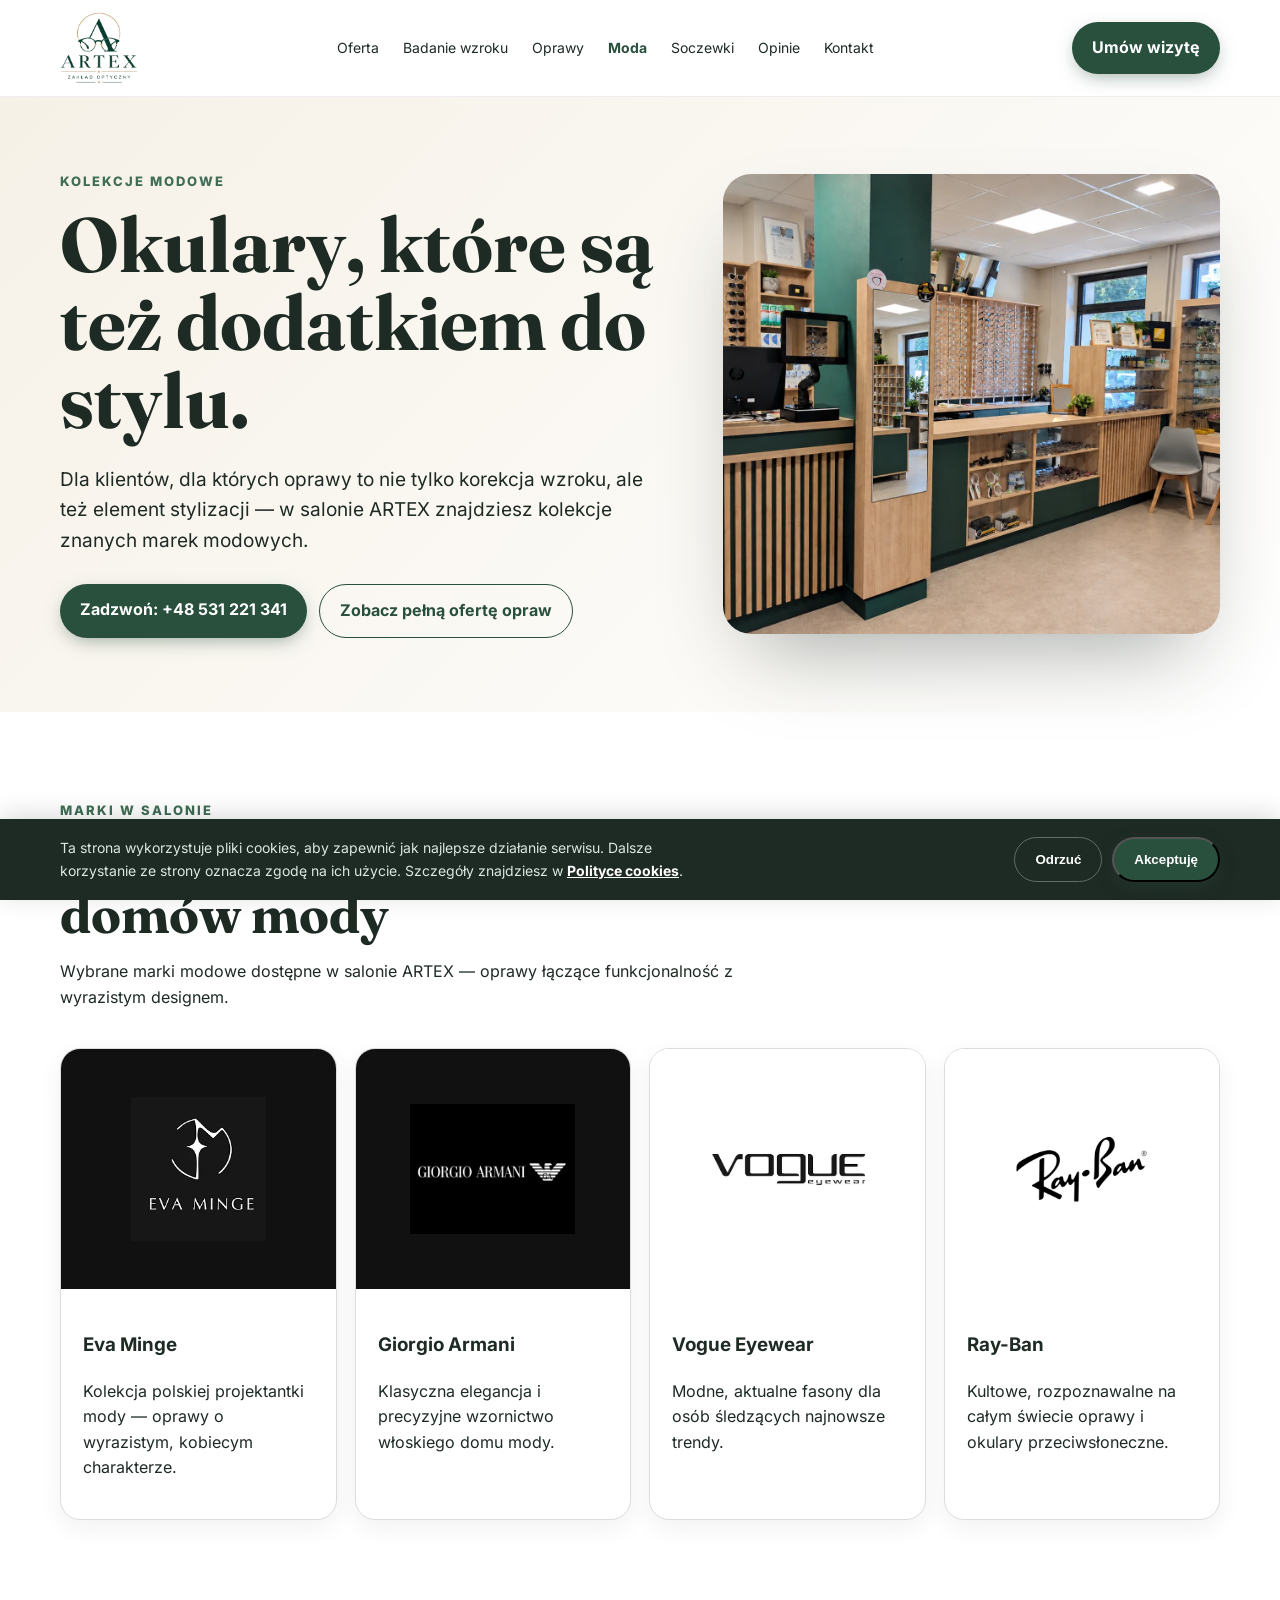
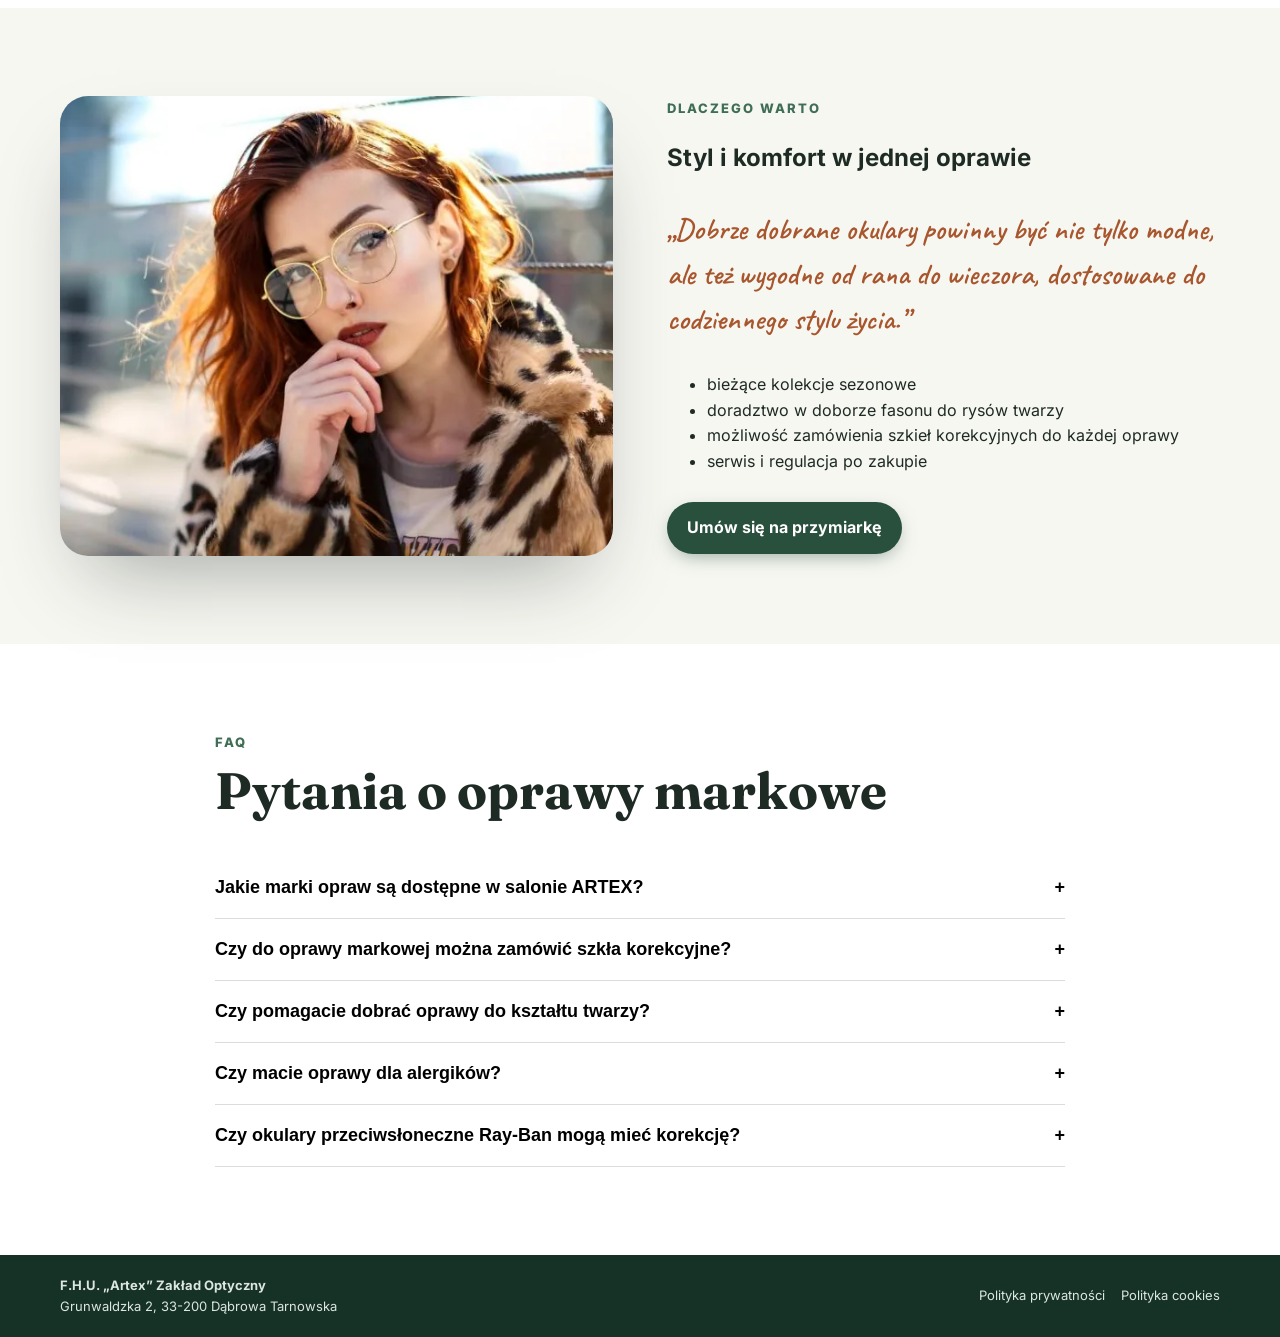
<file: moda.html>
<!doctype html>
<html lang="pl">
<head>
<meta charset="utf-8">
<meta name="viewport" content="width=device-width,initial-scale=1">
<title>Markowe oprawy okularowe — ARTEX Dąbrowa Tarnowska</title>
<meta name="description" content="Oprawy Giorgio Armani, Ray-Ban, Vogue i Eva Minge do przymierzenia w Dąbrowie Tarnowskiej. Dobierzemy fason do twarzy i szkła korekcyjne do każdej oprawy.">
<link rel="canonical" href="https://optyk-artex.pl/moda">
<meta name="theme-color" content="#294f3d">
<link rel="icon" href="favicon.png" type="image/png" sizes="96x96">
<link rel="apple-touch-icon" href="apple-touch-icon.png">

<meta property="og:type" content="website">
<meta property="og:locale" content="pl_PL">
<meta property="og:site_name" content="ARTEX Zakład Optyczny">
<meta property="og:title" content="Markowe oprawy okularowe — ARTEX Dąbrowa Tarnowska">
<meta property="og:description" content="Oprawy Giorgio Armani, Ray-Ban, Vogue i Eva Minge do przymierzenia w Dąbrowie Tarnowskiej. Dobierzemy fason do twarzy i szkła korekcyjne do każdej oprawy.">
<meta property="og:url" content="https://optyk-artex.pl/moda">
<meta property="og:image" content="https://optyk-artex.pl/img/og-artex.jpg">
<meta property="og:image:width" content="1200">
<meta property="og:image:height" content="630">
<meta name="twitter:card" content="summary_large_image">

<link rel="preload" as="image" href="img/salon-optyczny.webp" fetchpriority="high">
<link rel="preload" as="font" type="font/woff2" href="fonts/inter-var-latin.woff2" crossorigin>
<link rel="preload" as="font" type="font/woff2" href="fonts/fraunces-700-latin.woff2" crossorigin>
<link rel="stylesheet" href="css/style.css">

<script type="application/ld+json">
{
  "@context": "https://schema.org",
  "@type": "BreadcrumbList",
  "itemListElement": [
    { "@type": "ListItem", "position": 1, "name": "Strona główna", "item": "https://optyk-artex.pl/" },
    { "@type": "ListItem", "position": 2, "name": "Kolekcje modowe", "item": "https://optyk-artex.pl/moda" }
  ]
}
</script>
<script type="application/ld+json">
{
  "@context": "https://schema.org",
  "@type": "FAQPage",
  "mainEntity": [
    {
      "@type": "Question",
      "name": "Jakie marki opraw są dostępne w salonie ARTEX?",
      "acceptedAnswer": {
        "@type": "Answer",
        "text": "W salonie znajdziesz kolekcje Eva Minge, Giorgio Armani, Vogue Eyewear i Ray-Ban, a także popularne i przystępne cenowo modele. Łącznie to ponad 10 000 opraw."
      }
    },
    {
      "@type": "Question",
      "name": "Czy do oprawy markowej można zamówić szkła korekcyjne?",
      "acceptedAnswer": {
        "@type": "Answer",
        "text": "Tak. Do każdej oprawy, także markowej, możemy zamówić szkła korekcyjne zgodne z Twoją receptą."
      }
    },
    {
      "@type": "Question",
      "name": "Czy pomagacie dobrać oprawy do kształtu twarzy?",
      "acceptedAnswer": {
        "@type": "Answer",
        "text": "Tak. Doradzamy w doborze fasonu do rysów twarzy, tak aby oprawy dobrze wyglądały i były wygodne na co dzień."
      }
    },
    {
      "@type": "Question",
      "name": "Czy macie oprawy dla alergików?",
      "acceptedAnswer": {
        "@type": "Answer",
        "text": "Tak. Mamy oprawy z materiałów bezpiecznych dla skóry: tytanu, stali nierdzewnej, materiałów bez niklu, z powłoką z 24-karatowego złota, z acetatu i optylu."
      }
    },
    {
      "@type": "Question",
      "name": "Czy okulary przeciwsłoneczne Ray-Ban mogą mieć korekcję?",
      "acceptedAnswer": {
        "@type": "Answer",
        "text": "Okulary przeciwsłoneczne wykonujemy z korekcją zgodną z receptą, z filtrami UV i opcją polaryzacji. O dostępność konkretnego modelu z korekcją zapytaj w salonie: 531 221 341."
      }
    }
  ]
}
</script>
</head>
<body>

<nav class="nav"><div class="wrap">
  <a class="brand" href="/">
    <img class="logo" src="img/logo-artex.webp" alt="ARTEX Zakład Optyczny – strona główna" width="235" height="216">
  </a>
  <div class="links" id="navLinks">
    <a href="/#oferta">Oferta</a>
    <a href="/badanie-wzroku">Badanie wzroku</a>
    <a href="/#oprawy">Oprawy</a>
    <a href="/moda" class="active" aria-current="page">Moda</a>
    <a href="/soczewki">Soczewki</a>
    <a href="/#opinie">Opinie</a>
    <a href="/#kontakt">Kontakt</a>
  </div>
  <div class="nav-actions">
    <a class="btn" href="tel:+48531221341">Umów wizytę</a>
    <button class="menu-toggle" id="menuToggle" aria-label="Otwórz menu" aria-expanded="false">☰</button>
  </div>
</div></nav>

<main>

<header class="hero"><div class="wrap hero-grid">
  <div>
    <div class="eyebrow">Kolekcje modowe</div>
    <h1>Okulary, które są też dodatkiem do stylu.</h1>
    <p>Dla klientów, dla których oprawy to nie tylko korekcja wzroku, ale też element stylizacji — w salonie ARTEX znajdziesz kolekcje znanych marek modowych.</p>
    <div class="actions">
      <a class="btn" href="tel:+48531221341">Zadzwoń: +48 531 221 341</a>
      <a class="btn alt" href="/#oprawy">Zobacz pełną ofertę opraw</a>
    </div>
  </div>
  <div class="photo"><img src="img/salon-optyczny.webp" alt="Ekspozycja markowych opraw w salonie optycznym ARTEX" width="1445" height="1088" fetchpriority="high" decoding="async"></div>
</div></header>

<section><div class="wrap">
  <div class="section-head">
    <div class="eyebrow">Marki w salonie</div>
    <h2>Kolekcje projektantów i domów mody</h2>
    <p>Wybrane marki modowe dostępne w salonie ARTEX — oprawy łączące funkcjonalność z wyrazistym designem.</p>
  </div>
  <div class="brands">
    <div class="brand-card">
      <div class="logo-tile"><img src="img/eva-minge.webp" alt="Eva Minge – logo marki" width="202" height="215" loading="lazy" decoding="async"></div>
      <div class="brand-info"><h3>Eva Minge</h3><p>Kolekcja polskiej projektantki mody — oprawy o wyrazistym, kobiecym charakterze.</p></div>
    </div>
    <div class="brand-card">
      <div class="logo-tile"><img src="img/giorgio-armani.webp" alt="Giorgio Armani – logo marki" width="400" height="316" loading="lazy" decoding="async"></div>
      <div class="brand-info"><h3>Giorgio Armani</h3><p>Klasyczna elegancja i precyzyjne wzornictwo włoskiego domu mody.</p></div>
    </div>
    <div class="brand-card">
      <div class="logo-tile light"><img src="img/vogue-eyewear.webp" alt="Vogue Eyewear – logo marki" width="393" height="193" loading="lazy" decoding="async"></div>
      <div class="brand-info"><h3>Vogue Eyewear</h3><p>Modne, aktualne fasony dla osób śledzących najnowsze trendy.</p></div>
    </div>
    <div class="brand-card">
      <div class="logo-tile light"><img src="img/rayban.webp" alt="Ray-Ban – logo marki" width="400" height="402" loading="lazy" decoding="async"></div>
      <div class="brand-info"><h3>Ray-Ban</h3><p>Kultowe, rozpoznawalne na całym świecie oprawy i okulary przeciwsłoneczne.</p></div>
    </div>
  </div>
</div></section>

<section class="soft"><div class="wrap split">
  <div class="photo"><img src="img/oprawy-modowe.webp" alt="Przymierzanie opraw okularowych w salonie ARTEX" width="851" height="505" loading="lazy" decoding="async"></div>
  <div>
    <div class="eyebrow">Dlaczego warto</div>
    <h2>Styl i komfort w jednej oprawie</h2>
    <p class="quote">„Dobrze dobrane okulary powinny być nie tylko modne, ale też wygodne od rana do wieczora, dostosowane do codziennego stylu życia.”</p>
    <ul>
      <li>bieżące kolekcje sezonowe</li>
      <li>doradztwo w doborze fasonu do rysów twarzy</li>
      <li>możliwość zamówienia szkieł korekcyjnych do każdej oprawy</li>
      <li>serwis i regulacja po zakupie</li>
    </ul>
    <a class="btn" style="margin-top:12px" href="tel:+48531221341">Umów się na przymiarkę</a>
  </div>
</div></section>

<section><div class="wrap faq">
  <div class="section-head">
    <div class="eyebrow">FAQ</div>
    <h2>Pytania o oprawy markowe</h2>
  </div>
  <div class="faq-item">
    <button class="faq-q" aria-expanded="false" aria-controls="md-a1" id="md-q1">Jakie marki opraw są dostępne w salonie ARTEX?<span aria-hidden="true">+</span></button>
    <div class="faq-a" id="md-a1" role="region" aria-labelledby="md-q1">W salonie znajdziesz kolekcje Eva Minge, Giorgio Armani, Vogue Eyewear i Ray-Ban, a także popularne i przystępne cenowo modele. Łącznie to ponad 10&nbsp;000 opraw.</div>
  </div>
  <div class="faq-item">
    <button class="faq-q" aria-expanded="false" aria-controls="md-a2" id="md-q2">Czy do oprawy markowej można zamówić szkła korekcyjne?<span aria-hidden="true">+</span></button>
    <div class="faq-a" id="md-a2" role="region" aria-labelledby="md-q2">Tak. Do każdej oprawy, także markowej, możemy zamówić szkła korekcyjne zgodne z Twoją receptą.</div>
  </div>
  <div class="faq-item">
    <button class="faq-q" aria-expanded="false" aria-controls="md-a3" id="md-q3">Czy pomagacie dobrać oprawy do kształtu twarzy?<span aria-hidden="true">+</span></button>
    <div class="faq-a" id="md-a3" role="region" aria-labelledby="md-q3">Tak. Doradzamy w doborze fasonu do rysów twarzy, tak aby oprawy dobrze wyglądały i były wygodne na co dzień.</div>
  </div>
  <div class="faq-item">
    <button class="faq-q" aria-expanded="false" aria-controls="md-a4" id="md-q4">Czy macie oprawy dla alergików?<span aria-hidden="true">+</span></button>
    <div class="faq-a" id="md-a4" role="region" aria-labelledby="md-q4">Tak. Mamy oprawy z materiałów bezpiecznych dla skóry: tytanu, stali nierdzewnej, materiałów bez niklu, z powłoką z 24-karatowego złota, z acetatu i optylu.</div>
  </div>
  <div class="faq-item">
    <button class="faq-q" aria-expanded="false" aria-controls="md-a5" id="md-q5">Czy okulary przeciwsłoneczne Ray-Ban mogą mieć korekcję?<span aria-hidden="true">+</span></button>
    <div class="faq-a" id="md-a5" role="region" aria-labelledby="md-q5">Okulary przeciwsłoneczne wykonujemy z korekcją zgodną z receptą, z filtrami UV i opcją polaryzacji. O dostępność konkretnego modelu z korekcją zapytaj w salonie: 531&nbsp;221&nbsp;341.</div>
  </div>
</div></section>

</main>

<footer class="footer"><div class="wrap">
  <div><b>F.H.U. „Artex” Zakład Optyczny</b><br>Grunwaldzka 2, 33-200 Dąbrowa Tarnowska</div>
  <div class="footer-links">
    <a href="/polityka-prywatnosci">Polityka prywatności</a>
    <a href="/polityka-cookies">Polityka cookies</a>
  </div>
</div></footer>

<script src="js/main.js" defer></script>
</body>
</html>
</file>
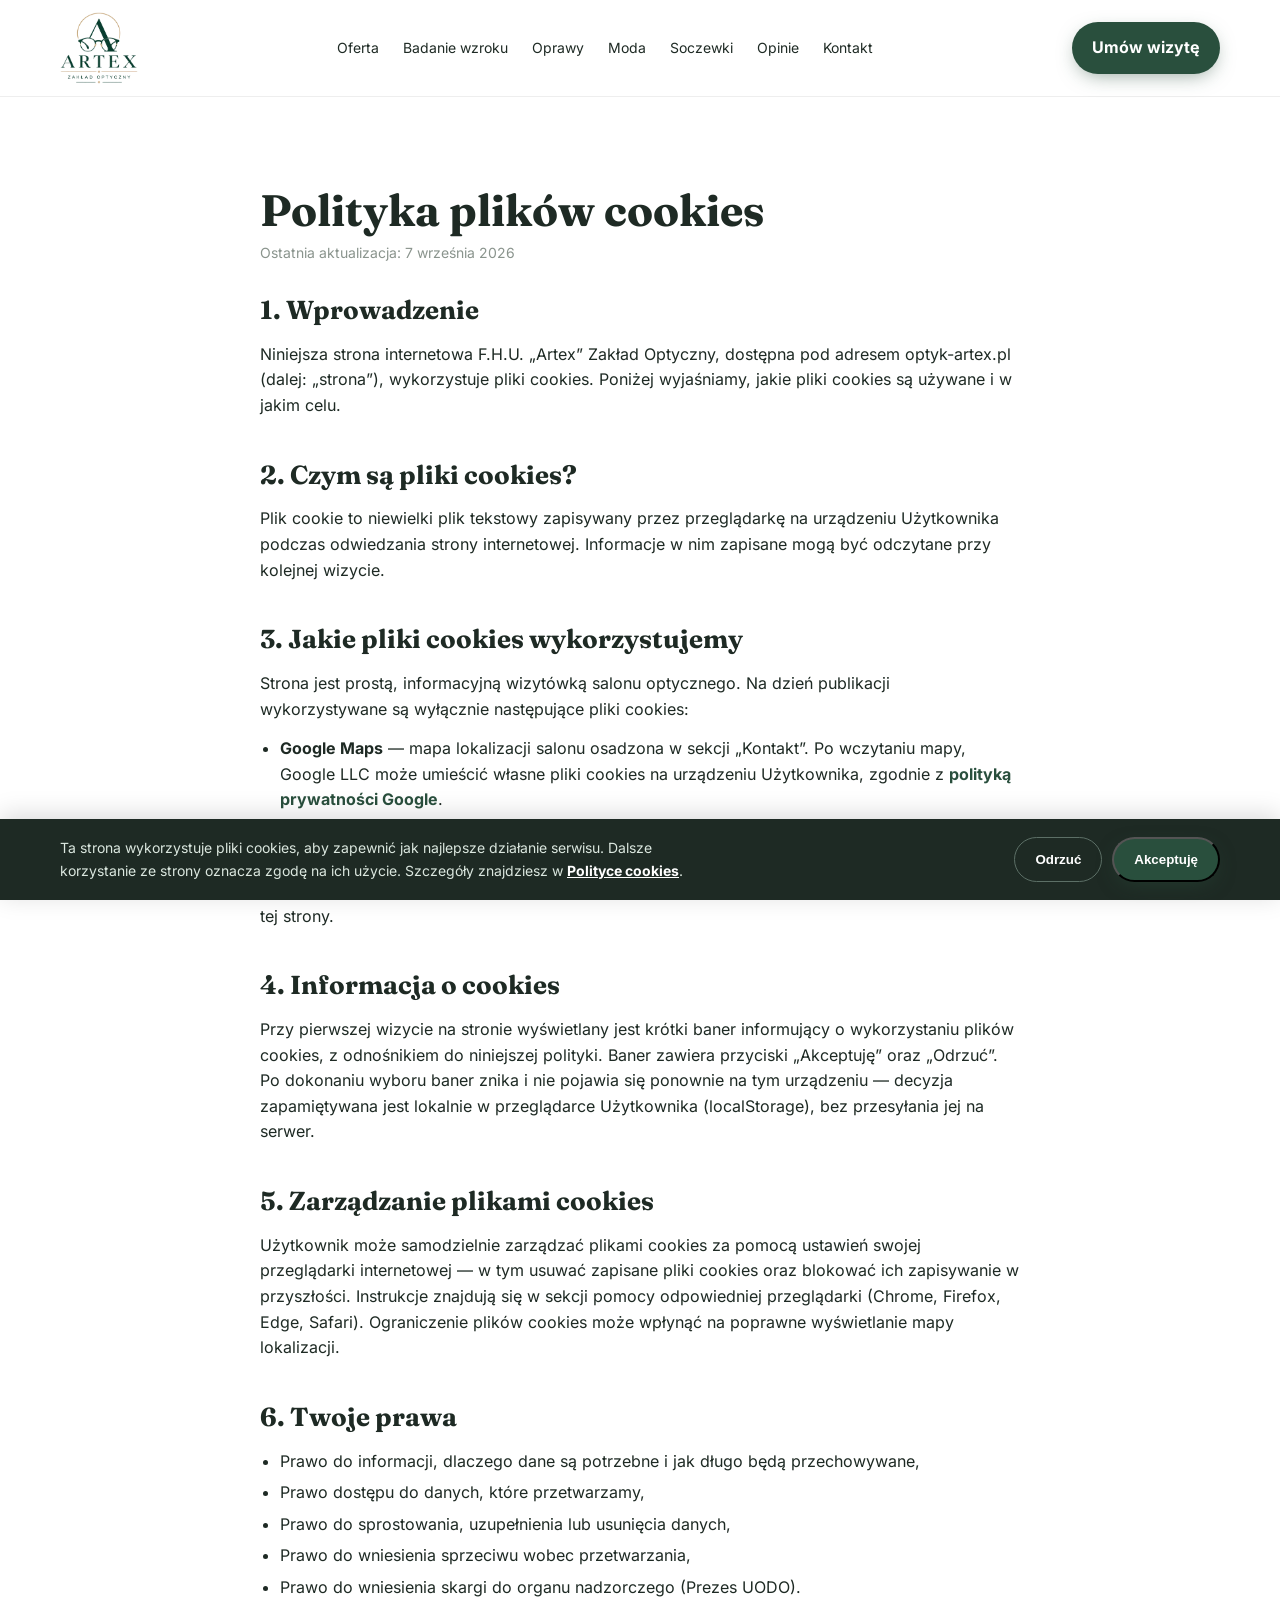
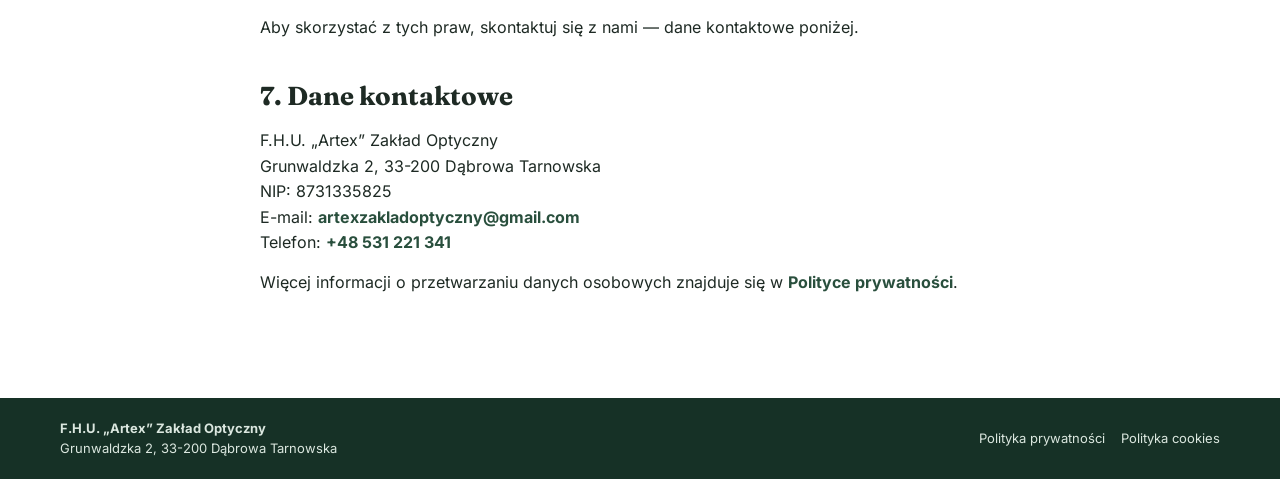
<file: polityka-cookies.html>
<!doctype html>
<html lang="pl">
<head>
<meta charset="utf-8">
<meta name="viewport" content="width=device-width,initial-scale=1">
<title>Polityka cookies — ARTEX Zakład Optyczny</title>
<meta name="description" content="Polityka plików cookies strony F.H.U. „Artex” Zakład Optyczny.">
<link rel="canonical" href="https://optyk-artex.pl/polityka-cookies">
<meta name="theme-color" content="#294f3d">
<link rel="icon" href="favicon.png" type="image/png" sizes="96x96">
<link rel="apple-touch-icon" href="apple-touch-icon.png">

<meta property="og:type" content="website">
<meta property="og:locale" content="pl_PL">
<meta property="og:site_name" content="ARTEX Zakład Optyczny">
<meta property="og:title" content="Polityka cookies — ARTEX Zakład Optyczny">
<meta property="og:description" content="Jakie pliki cookies wykorzystuje strona salonu ARTEX i w jakim celu. Informacje o zarządzaniu cookies w przeglądarce.">
<meta property="og:url" content="https://optyk-artex.pl/polityka-cookies">
<meta property="og:image" content="https://optyk-artex.pl/img/og-artex.jpg">
<meta property="og:image:width" content="1200">
<meta property="og:image:height" content="630">
<meta name="twitter:card" content="summary_large_image">

<link rel="preload" as="font" type="font/woff2" href="fonts/inter-var-latin.woff2" crossorigin>
<link rel="preload" as="font" type="font/woff2" href="fonts/fraunces-700-latin.woff2" crossorigin>
<link rel="stylesheet" href="css/style.css">
</head>
<body>

<nav class="nav"><div class="wrap">
  <a class="brand" href="/">
    <img class="logo" src="img/logo-artex.webp" alt="ARTEX Zakład Optyczny – strona główna" width="235" height="216">
  </a>
  <div class="links" id="navLinks">
    <a href="/#oferta">Oferta</a>
    <a href="/badanie-wzroku">Badanie wzroku</a>
    <a href="/#oprawy">Oprawy</a>
    <a href="/moda">Moda</a>
    <a href="/soczewki">Soczewki</a>
    <a href="/#opinie">Opinie</a>
    <a href="/#kontakt">Kontakt</a>
  </div>
  <div class="nav-actions">
    <a class="btn" href="tel:+48531221341">Umów wizytę</a>
    <button class="menu-toggle" id="menuToggle" aria-label="Otwórz menu" aria-expanded="false">☰</button>
  </div>
</div></nav>

<main>

<section><div class="wrap legal">

  <h1 style="font:700 clamp(30px,4vw,44px)/1.15 var(--display);margin:0 0 6px">Polityka plików cookies</h1>
  <p class="updated">Ostatnia aktualizacja: 7 września 2026</p>

  <h2>1. Wprowadzenie</h2>
  <p>Niniejsza strona internetowa F.H.U. „Artex” Zakład Optyczny, dostępna pod adresem optyk-artex.pl (dalej: „strona”), wykorzystuje pliki cookies. Poniżej wyjaśniamy, jakie pliki cookies są używane i w jakim celu.</p>

  <h2>2. Czym są pliki cookies?</h2>
  <p>Plik cookie to niewielki plik tekstowy zapisywany przez przeglądarkę na urządzeniu Użytkownika podczas odwiedzania strony internetowej. Informacje w nim zapisane mogą być odczytane przy kolejnej wizycie.</p>

  <!-- UWAGA (dev): przy dodaniu nowych narzędzi (Google Analytics, Meta/Facebook Pixel, inne wtyczki) zaktualizować listę poniżej oraz treść banera w js/main.js -->
  <h2>3. Jakie pliki cookies wykorzystujemy</h2>
  <p>Strona jest prostą, informacyjną wizytówką salonu optycznego. Na dzień publikacji wykorzystywane są wyłącznie następujące pliki cookies:</p>
  <ul>
    <li><b>Google Maps</b> — mapa lokalizacji salonu osadzona w sekcji „Kontakt”. Po wczytaniu mapy, Google LLC może umieścić własne pliki cookies na urządzeniu Użytkownika, zgodnie z <a href="https://policies.google.com/privacy" target="_blank" rel="noopener noreferrer" style="color:var(--g);font-weight:700">polityką prywatności Google</a>.</li>
  </ul>
  <p>Strona nie posiada obecnie koszyka zakupowego, logowania ani formularza newslettera. Jeśli w przyszłości pojawią się na niej dodatkowe narzędzia zapisujące pliki cookies (np. statystyki odwiedzin, wtyczki społecznościowe), lista powyżej zostanie zaktualizowana wraz z datą na górze tej strony.</p>

  <h2>4. Informacja o cookies</h2>
  <p>Przy pierwszej wizycie na stronie wyświetlany jest krótki baner informujący o wykorzystaniu plików cookies, z odnośnikiem do niniejszej polityki. Baner zawiera przyciski „Akceptuję” oraz „Odrzuć”. Po dokonaniu wyboru baner znika i nie pojawia się ponownie na tym urządzeniu — decyzja zapamiętywana jest lokalnie w przeglądarce Użytkownika (localStorage), bez przesyłania jej na serwer.</p>

  <h2>5. Zarządzanie plikami cookies</h2>
  <p>Użytkownik może samodzielnie zarządzać plikami cookies za pomocą ustawień swojej przeglądarki internetowej — w tym usuwać zapisane pliki cookies oraz blokować ich zapisywanie w przyszłości. Instrukcje znajdują się w sekcji pomocy odpowiedniej przeglądarki (Chrome, Firefox, Edge, Safari). Ograniczenie plików cookies może wpłynąć na poprawne wyświetlanie mapy lokalizacji.</p>

  <h2>6. Twoje prawa</h2>
  <ul>
    <li>Prawo do informacji, dlaczego dane są potrzebne i jak długo będą przechowywane,</li>
    <li>Prawo dostępu do danych, które przetwarzamy,</li>
    <li>Prawo do sprostowania, uzupełnienia lub usunięcia danych,</li>
    <li>Prawo do wniesienia sprzeciwu wobec przetwarzania,</li>
    <li>Prawo do wniesienia skargi do organu nadzorczego (Prezes UODO).</li>
  </ul>
  <p>Aby skorzystać z tych praw, skontaktuj się z nami — dane kontaktowe poniżej.</p>

  <h2>7. Dane kontaktowe</h2>
  <p>
    F.H.U. „Artex” Zakład Optyczny<br>
    Grunwaldzka 2, 33-200 Dąbrowa Tarnowska<br>
    NIP: 8731335825<br>
    E-mail: <a href="mailto:artexzakladoptyczny@gmail.com" style="color:var(--g);font-weight:700">artexzakladoptyczny@gmail.com</a><br>
    Telefon: <a href="tel:+48531221341" style="color:var(--g);font-weight:700">+48 531 221 341</a>
  </p>

  <p>Więcej informacji o przetwarzaniu danych osobowych znajduje się w <a href="/polityka-prywatnosci" style="color:var(--g);font-weight:700">Polityce prywatności</a>.</p>

</div></section>

</main>

<footer class="footer"><div class="wrap">
  <div><b>F.H.U. „Artex” Zakład Optyczny</b><br>Grunwaldzka 2, 33-200 Dąbrowa Tarnowska</div>
  <div class="footer-links">
    <a href="/polityka-prywatnosci">Polityka prywatności</a>
    <a href="/polityka-cookies">Polityka cookies</a>
  </div>
</div></footer>

<script src="js/main.js" defer></script>
</body>
</html>
</file>
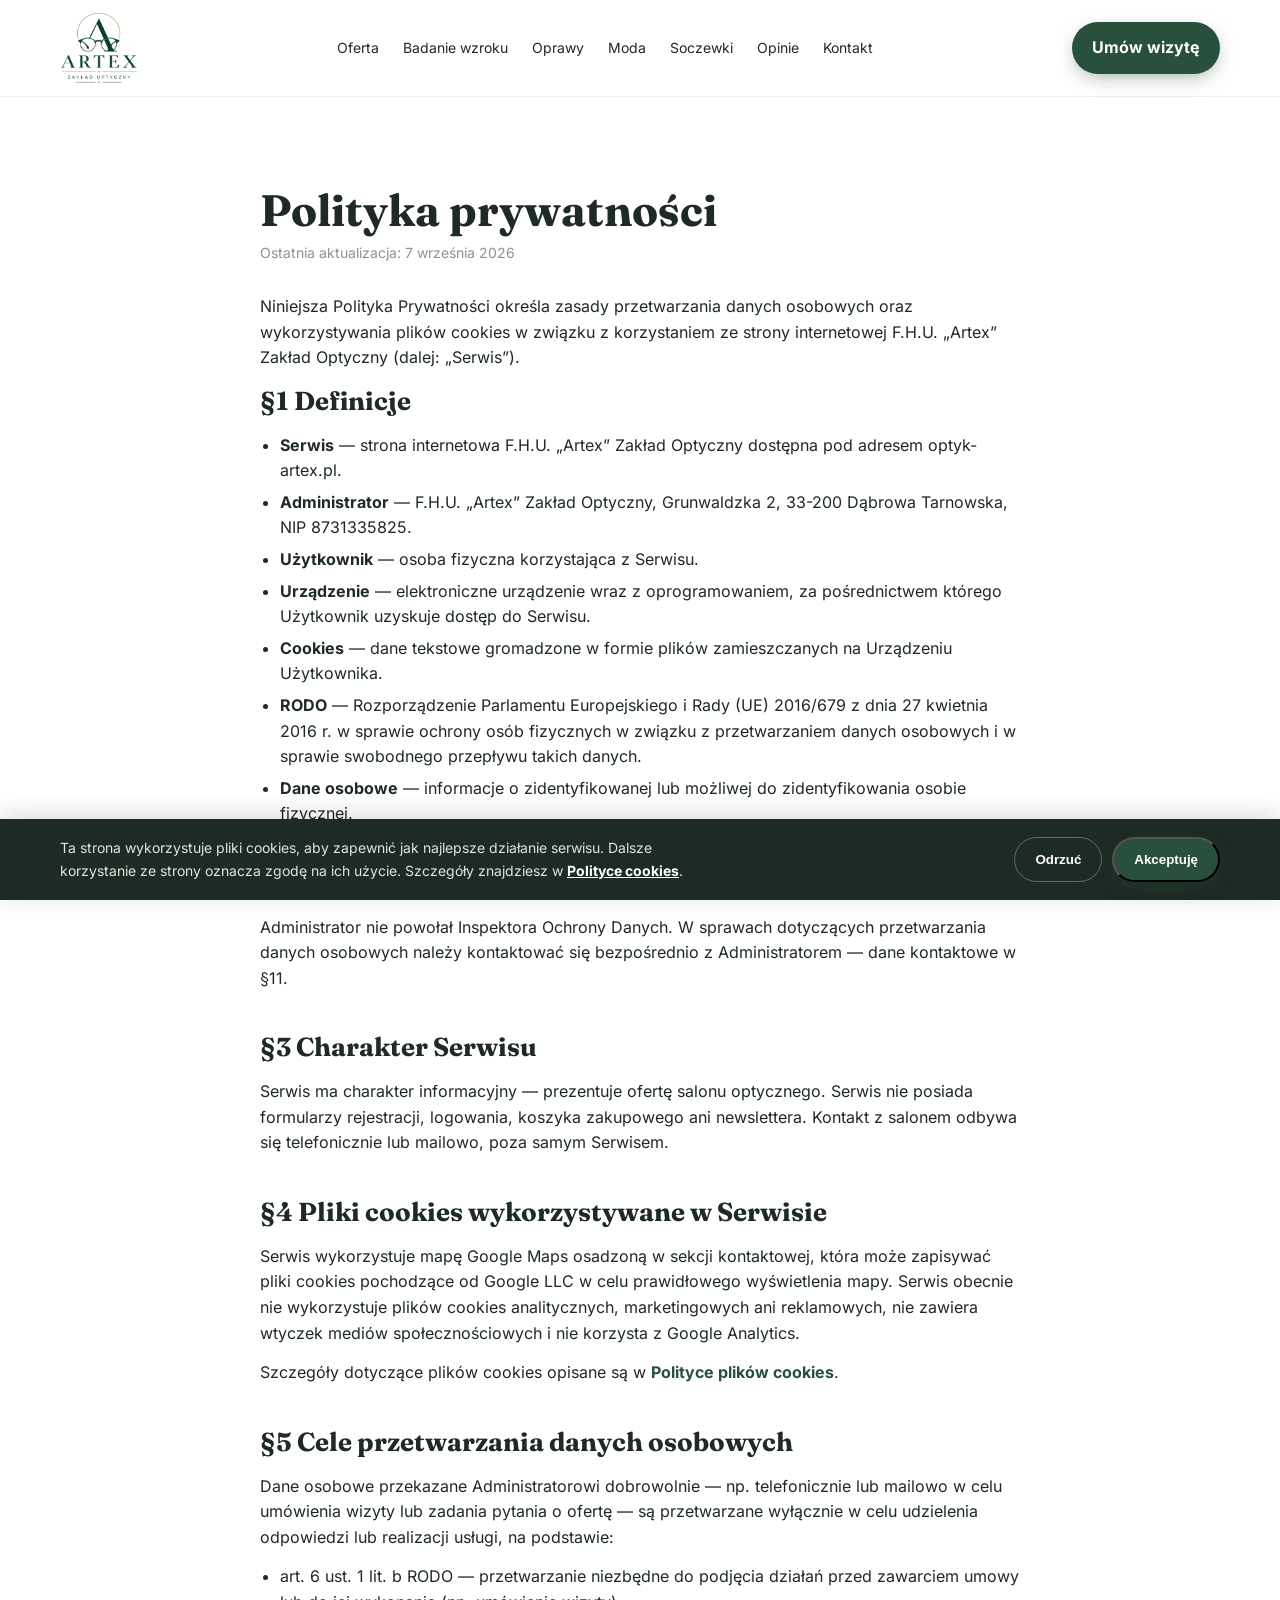
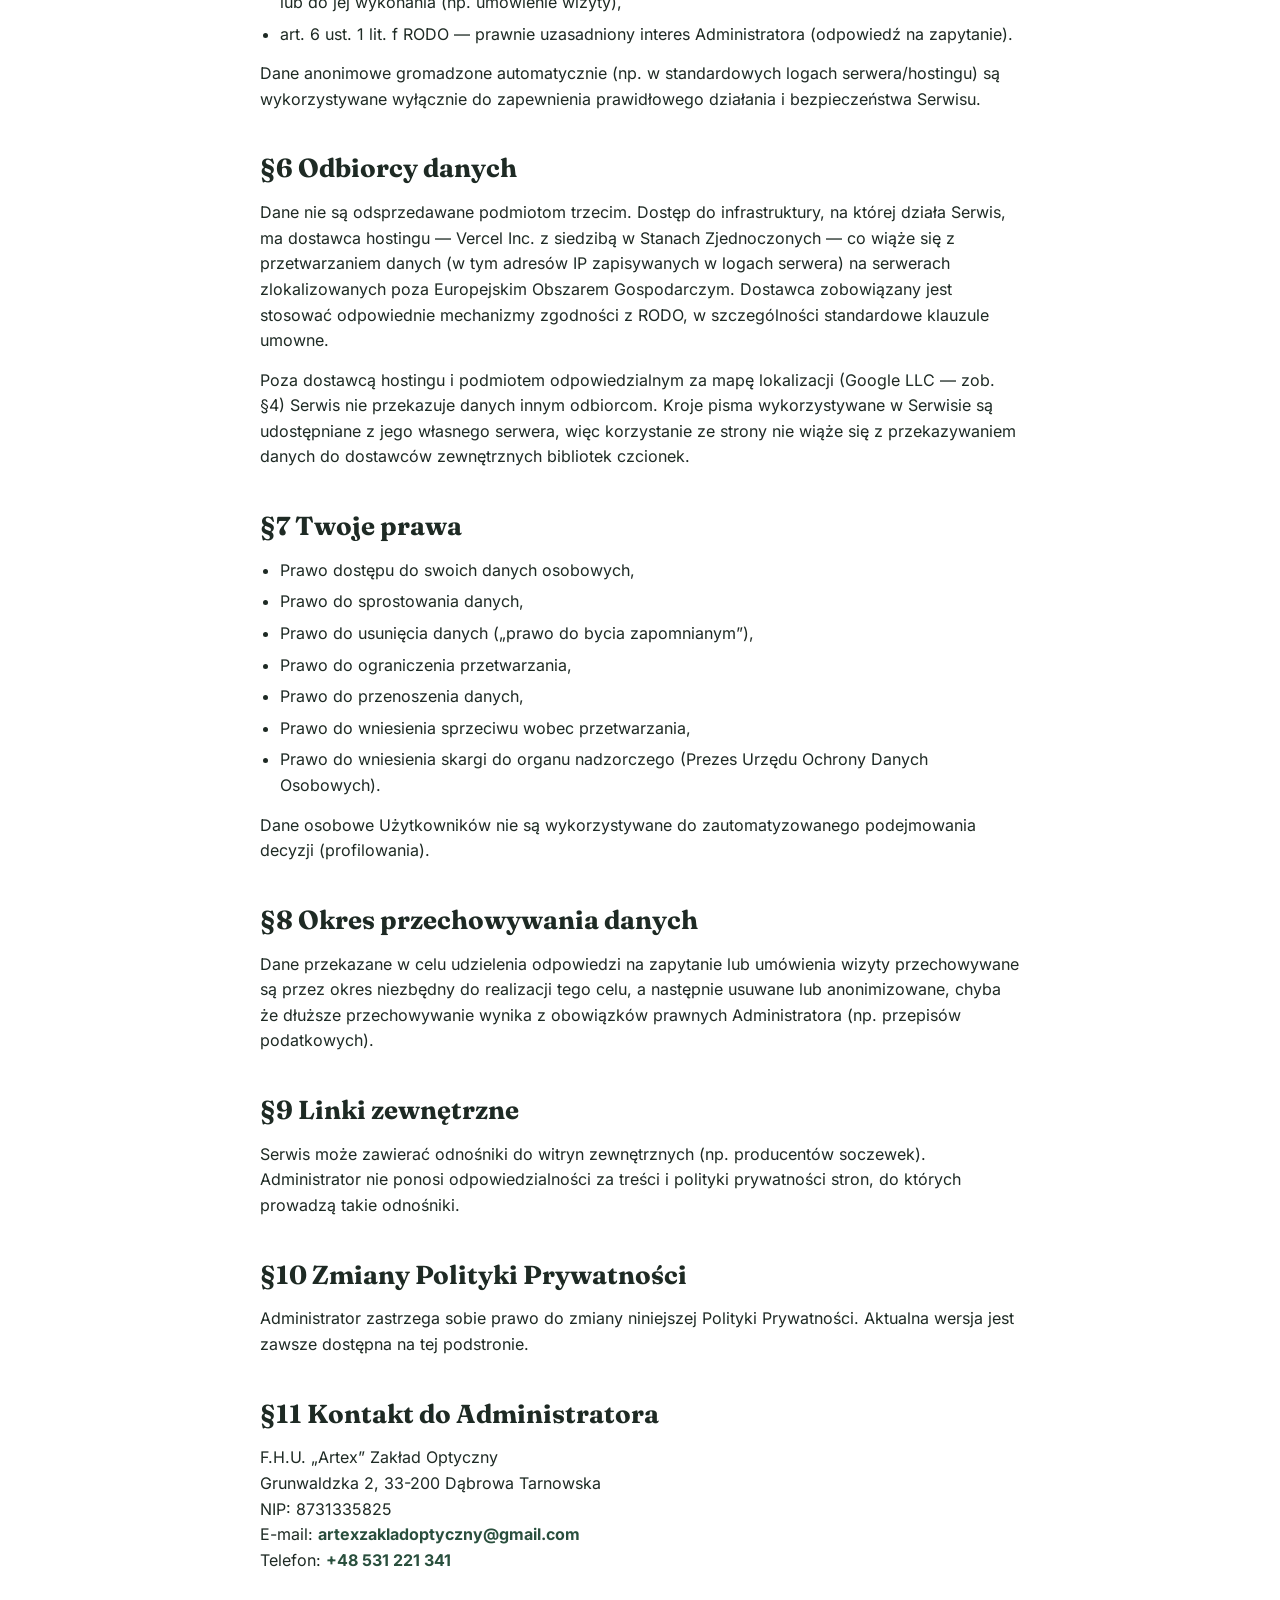
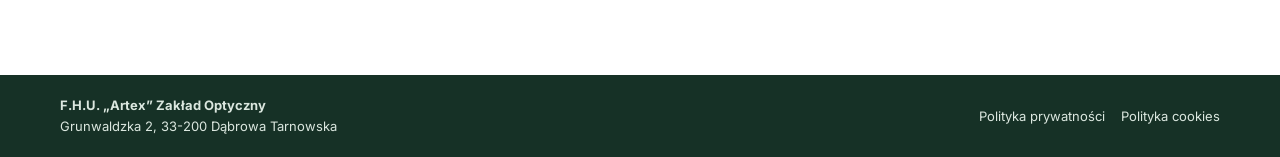
<file: polityka-prywatnosci.html>
<!doctype html>
<html lang="pl">
<head>
<meta charset="utf-8">
<meta name="viewport" content="width=device-width,initial-scale=1">
<title>Polityka prywatności — ARTEX Zakład Optyczny</title>
<meta name="description" content="Polityka prywatności strony F.H.U. „Artex” Zakład Optyczny.">
<link rel="canonical" href="https://optyk-artex.pl/polityka-prywatnosci">
<meta name="theme-color" content="#294f3d">
<link rel="icon" href="favicon.png" type="image/png" sizes="96x96">
<link rel="apple-touch-icon" href="apple-touch-icon.png">

<meta property="og:type" content="website">
<meta property="og:locale" content="pl_PL">
<meta property="og:site_name" content="ARTEX Zakład Optyczny">
<meta property="og:title" content="Polityka prywatności — ARTEX Zakład Optyczny">
<meta property="og:description" content="Zasady przetwarzania danych osobowych i wykorzystania plików cookies w serwisie F.H.U. „Artex” Zakład Optyczny.">
<meta property="og:url" content="https://optyk-artex.pl/polityka-prywatnosci">
<meta property="og:image" content="https://optyk-artex.pl/img/og-artex.jpg">
<meta property="og:image:width" content="1200">
<meta property="og:image:height" content="630">
<meta name="twitter:card" content="summary_large_image">

<link rel="preload" as="font" type="font/woff2" href="fonts/inter-var-latin.woff2" crossorigin>
<link rel="preload" as="font" type="font/woff2" href="fonts/fraunces-700-latin.woff2" crossorigin>
<link rel="stylesheet" href="css/style.css">
</head>
<body>

<nav class="nav"><div class="wrap">
  <a class="brand" href="/">
    <img class="logo" src="img/logo-artex.webp" alt="ARTEX Zakład Optyczny – strona główna" width="235" height="216">
  </a>
  <div class="links" id="navLinks">
    <a href="/#oferta">Oferta</a>
    <a href="/badanie-wzroku">Badanie wzroku</a>
    <a href="/#oprawy">Oprawy</a>
    <a href="/moda">Moda</a>
    <a href="/soczewki">Soczewki</a>
    <a href="/#opinie">Opinie</a>
    <a href="/#kontakt">Kontakt</a>
  </div>
  <div class="nav-actions">
    <a class="btn" href="tel:+48531221341">Umów wizytę</a>
    <button class="menu-toggle" id="menuToggle" aria-label="Otwórz menu" aria-expanded="false">☰</button>
  </div>
</div></nav>

<main>

<section><div class="wrap legal">

  <h1 style="font:700 clamp(30px,4vw,44px)/1.15 var(--display);margin:0 0 6px">Polityka prywatności</h1>
  <p class="updated">Ostatnia aktualizacja: 7 września 2026</p>

  <p>Niniejsza Polityka Prywatności określa zasady przetwarzania danych osobowych oraz wykorzystywania plików cookies w związku z korzystaniem ze strony internetowej F.H.U. „Artex” Zakład Optyczny (dalej: „Serwis”).</p>

  <h2>§1 Definicje</h2>
  <ul>
    <li><b>Serwis</b> — strona internetowa F.H.U. „Artex” Zakład Optyczny dostępna pod adresem optyk-artex.pl.</li>
    <li><b>Administrator</b> — F.H.U. „Artex” Zakład Optyczny, Grunwaldzka 2, 33-200 Dąbrowa Tarnowska, NIP 8731335825.</li>
    <li><b>Użytkownik</b> — osoba fizyczna korzystająca z Serwisu.</li>
    <li><b>Urządzenie</b> — elektroniczne urządzenie wraz z oprogramowaniem, za pośrednictwem którego Użytkownik uzyskuje dostęp do Serwisu.</li>
    <li><b>Cookies</b> — dane tekstowe gromadzone w formie plików zamieszczanych na Urządzeniu Użytkownika.</li>
    <li><b>RODO</b> — Rozporządzenie Parlamentu Europejskiego i Rady (UE) 2016/679 z dnia 27 kwietnia 2016 r. w sprawie ochrony osób fizycznych w związku z przetwarzaniem danych osobowych i w sprawie swobodnego przepływu takich danych.</li>
    <li><b>Dane osobowe</b> — informacje o zidentyfikowanej lub możliwej do zidentyfikowania osobie fizycznej.</li>
  </ul>

  <h2>§2 Inspektor Ochrony Danych</h2>
  <p>Administrator nie powołał Inspektora Ochrony Danych. W sprawach dotyczących przetwarzania danych osobowych należy kontaktować się bezpośrednio z Administratorem — dane kontaktowe w §11.</p>

  <h2>§3 Charakter Serwisu</h2>
  <p>Serwis ma charakter informacyjny — prezentuje ofertę salonu optycznego. Serwis nie posiada formularzy rejestracji, logowania, koszyka zakupowego ani newslettera. Kontakt z salonem odbywa się telefonicznie lub mailowo, poza samym Serwisem.</p>

  <h2>§4 Pliki cookies wykorzystywane w Serwisie</h2>
  <p>Serwis wykorzystuje mapę Google Maps osadzoną w sekcji kontaktowej, która może zapisywać pliki cookies pochodzące od Google LLC w celu prawidłowego wyświetlenia mapy. Serwis obecnie nie wykorzystuje plików cookies analitycznych, marketingowych ani reklamowych, nie zawiera wtyczek mediów społecznościowych i nie korzysta z Google Analytics.</p>
  <p>Szczegóły dotyczące plików cookies opisane są w <a href="/polityka-cookies" style="color:var(--g);font-weight:700">Polityce plików cookies</a>.</p>

  <h2>§5 Cele przetwarzania danych osobowych</h2>
  <p>Dane osobowe przekazane Administratorowi dobrowolnie — np. telefonicznie lub mailowo w celu umówienia wizyty lub zadania pytania o ofertę — są przetwarzane wyłącznie w celu udzielenia odpowiedzi lub realizacji usługi, na podstawie:</p>
  <ul>
    <li>art. 6 ust. 1 lit. b RODO — przetwarzanie niezbędne do podjęcia działań przed zawarciem umowy lub do jej wykonania (np. umówienie wizyty),</li>
    <li>art. 6 ust. 1 lit. f RODO — prawnie uzasadniony interes Administratora (odpowiedź na zapytanie).</li>
  </ul>
  <p>Dane anonimowe gromadzone automatycznie (np. w standardowych logach serwera/hostingu) są wykorzystywane wyłącznie do zapewnienia prawidłowego działania i bezpieczeństwa Serwisu.</p>

  <h2>§6 Odbiorcy danych</h2>
  <p>Dane nie są odsprzedawane podmiotom trzecim. Dostęp do infrastruktury, na której działa Serwis, ma dostawca hostingu — Vercel Inc. z siedzibą w Stanach Zjednoczonych — co wiąże się z przetwarzaniem danych (w tym adresów IP zapisywanych w logach serwera) na serwerach zlokalizowanych poza Europejskim Obszarem Gospodarczym. Dostawca zobowiązany jest stosować odpowiednie mechanizmy zgodności z RODO, w szczególności standardowe klauzule umowne.</p>
  <p>Poza dostawcą hostingu i podmiotem odpowiedzialnym za mapę lokalizacji (Google LLC — zob. §4) Serwis nie przekazuje danych innym odbiorcom. Kroje pisma wykorzystywane w Serwisie są udostępniane z jego własnego serwera, więc korzystanie ze strony nie wiąże się z przekazywaniem danych do dostawców zewnętrznych bibliotek czcionek.</p>

  <h2>§7 Twoje prawa</h2>
  <ul>
    <li>Prawo dostępu do swoich danych osobowych,</li>
    <li>Prawo do sprostowania danych,</li>
    <li>Prawo do usunięcia danych („prawo do bycia zapomnianym”),</li>
    <li>Prawo do ograniczenia przetwarzania,</li>
    <li>Prawo do przenoszenia danych,</li>
    <li>Prawo do wniesienia sprzeciwu wobec przetwarzania,</li>
    <li>Prawo do wniesienia skargi do organu nadzorczego (Prezes Urzędu Ochrony Danych Osobowych).</li>
  </ul>
  <p>Dane osobowe Użytkowników nie są wykorzystywane do zautomatyzowanego podejmowania decyzji (profilowania).</p>

  <h2>§8 Okres przechowywania danych</h2>
  <p>Dane przekazane w celu udzielenia odpowiedzi na zapytanie lub umówienia wizyty przechowywane są przez okres niezbędny do realizacji tego celu, a następnie usuwane lub anonimizowane, chyba że dłuższe przechowywanie wynika z obowiązków prawnych Administratora (np. przepisów podatkowych).</p>

  <h2>§9 Linki zewnętrzne</h2>
  <p>Serwis może zawierać odnośniki do witryn zewnętrznych (np. producentów soczewek). Administrator nie ponosi odpowiedzialności za treści i polityki prywatności stron, do których prowadzą takie odnośniki.</p>

  <h2>§10 Zmiany Polityki Prywatności</h2>
  <p>Administrator zastrzega sobie prawo do zmiany niniejszej Polityki Prywatności. Aktualna wersja jest zawsze dostępna na tej podstronie.</p>

  <h2>§11 Kontakt do Administratora</h2>
  <p>
    F.H.U. „Artex” Zakład Optyczny<br>
    Grunwaldzka 2, 33-200 Dąbrowa Tarnowska<br>
    NIP: 8731335825<br>
    E-mail: <a href="mailto:artexzakladoptyczny@gmail.com" style="color:var(--g);font-weight:700">artexzakladoptyczny@gmail.com</a><br>
    Telefon: <a href="tel:+48531221341" style="color:var(--g);font-weight:700">+48 531 221 341</a>
  </p>

</div></section>

</main>

<footer class="footer"><div class="wrap">
  <div><b>F.H.U. „Artex” Zakład Optyczny</b><br>Grunwaldzka 2, 33-200 Dąbrowa Tarnowska</div>
  <div class="footer-links">
    <a href="/polityka-prywatnosci">Polityka prywatności</a>
    <a href="/polityka-cookies">Polityka cookies</a>
  </div>
</div></footer>

<script src="js/main.js" defer></script>
</body>
</html>
</file>
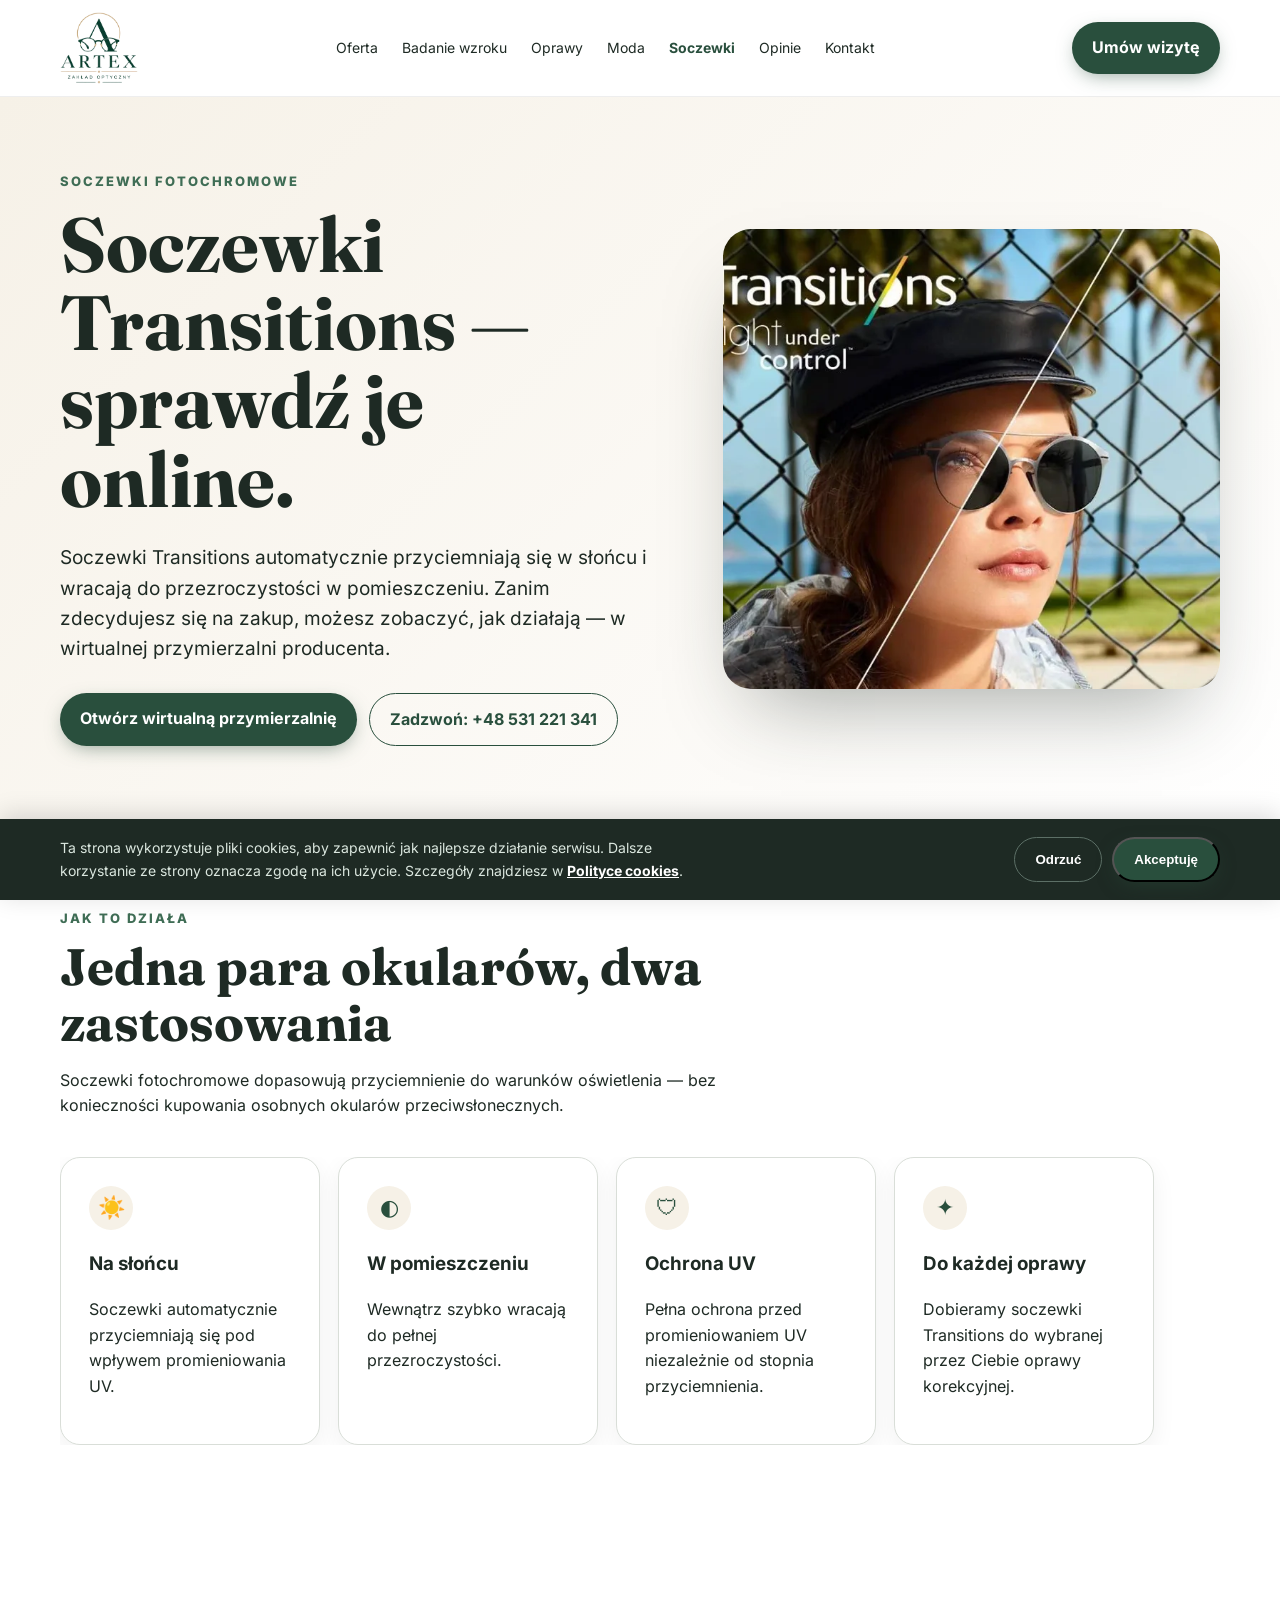
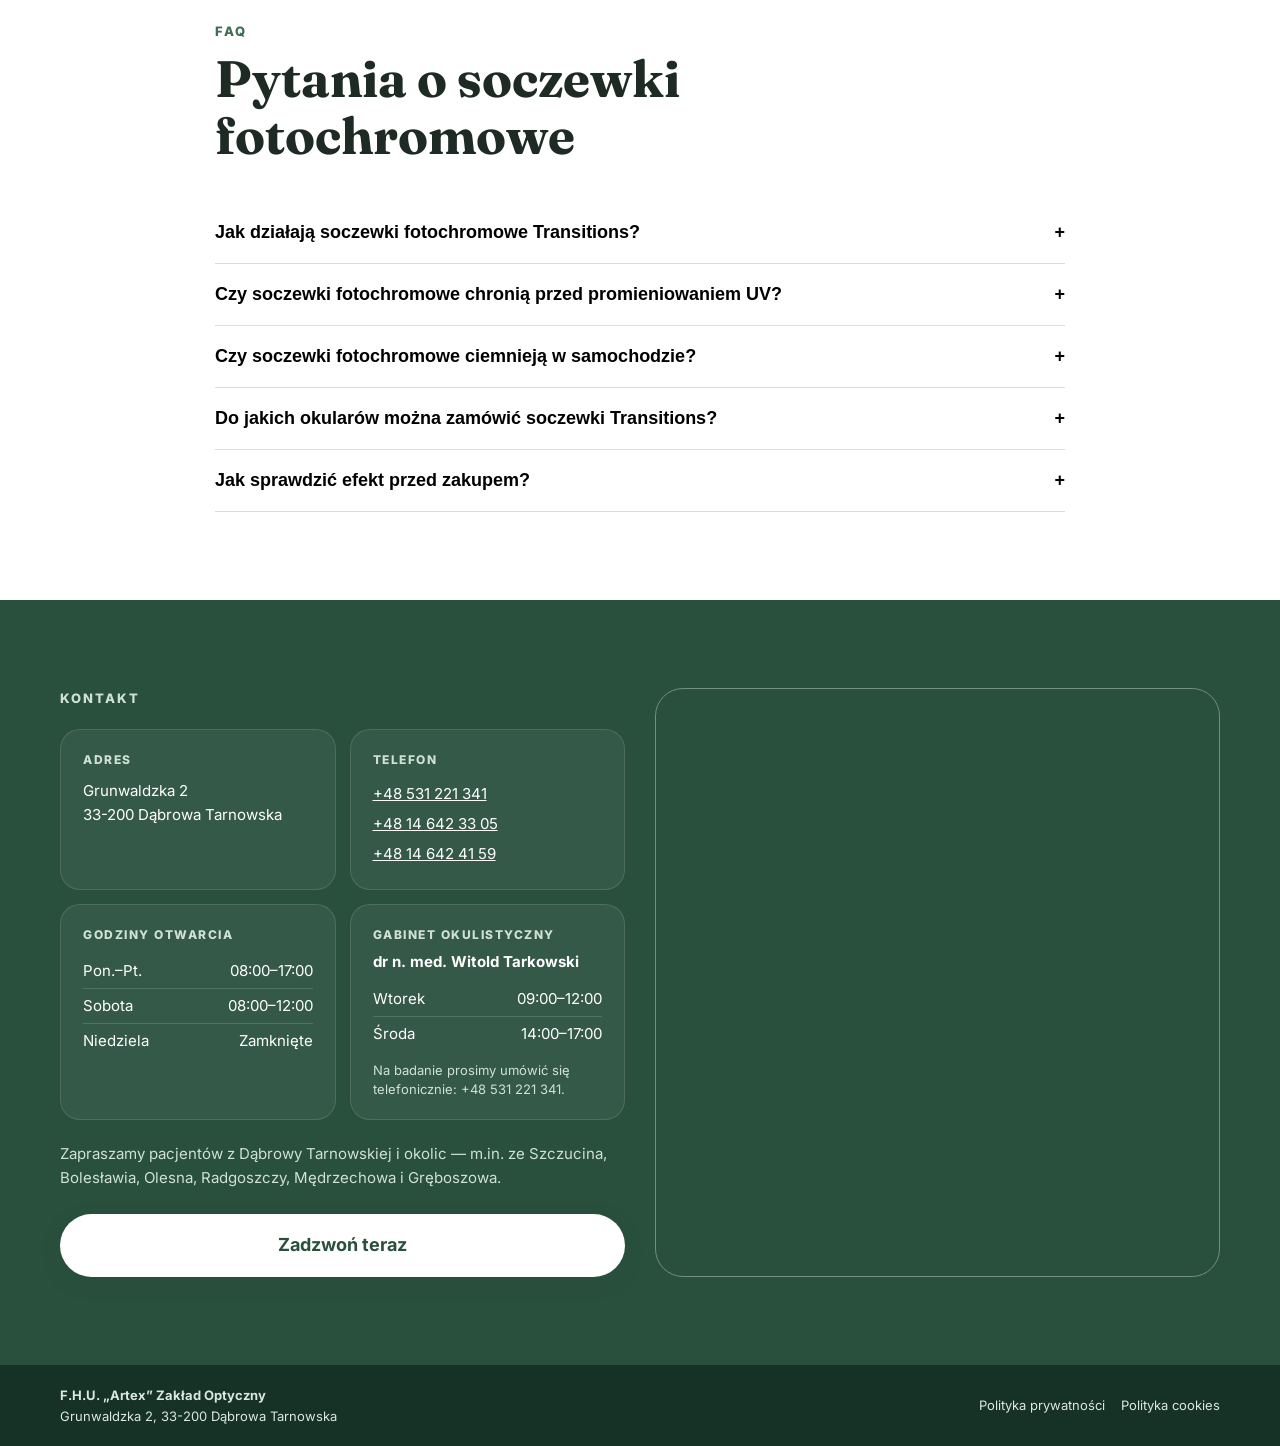
<file: soczewki.html>
<!doctype html>
<html lang="pl">
<head>
<meta charset="utf-8">
<meta name="viewport" content="width=device-width,initial-scale=1">
<title>Soczewki fotochromowe Transitions — ARTEX Dąbrowa Tarnowska</title>
<meta name="description" content="Okulary, które same ciemnieją na słońcu. Soczewki Transitions w salonie ARTEX w Dąbrowie Tarnowskiej — sprawdź efekt w wirtualnej przymierzalni.">
<link rel="canonical" href="https://optyk-artex.pl/soczewki">
<meta name="theme-color" content="#294f3d">
<link rel="icon" href="favicon.png" type="image/png" sizes="96x96">
<link rel="apple-touch-icon" href="apple-touch-icon.png">

<meta property="og:type" content="website">
<meta property="og:locale" content="pl_PL">
<meta property="og:site_name" content="ARTEX Zakład Optyczny">
<meta property="og:title" content="Soczewki fotochromowe Transitions — ARTEX Dąbrowa Tarnowska">
<meta property="og:description" content="Okulary, które same ciemnieją na słońcu. Soczewki Transitions w salonie ARTEX w Dąbrowie Tarnowskiej — sprawdź efekt w wirtualnej przymierzalni.">
<meta property="og:url" content="https://optyk-artex.pl/soczewki">
<meta property="og:image" content="https://optyk-artex.pl/img/og-artex.jpg">
<meta property="og:image:width" content="1200">
<meta property="og:image:height" content="630">
<meta name="twitter:card" content="summary_large_image">

<link rel="preload" as="image" href="img/soczewki-fotochromowe-transitions.webp" fetchpriority="high">
<link rel="preload" as="font" type="font/woff2" href="fonts/inter-var-latin.woff2" crossorigin>
<link rel="preload" as="font" type="font/woff2" href="fonts/fraunces-700-latin.woff2" crossorigin>
<link rel="stylesheet" href="css/style.css">

<script type="application/ld+json">
{
  "@context": "https://schema.org",
  "@type": "BreadcrumbList",
  "itemListElement": [
    { "@type": "ListItem", "position": 1, "name": "Strona główna", "item": "https://optyk-artex.pl/" },
    { "@type": "ListItem", "position": 2, "name": "Soczewki Transitions", "item": "https://optyk-artex.pl/soczewki" }
  ]
}
</script>
<script type="application/ld+json">
{
  "@context": "https://schema.org",
  "@type": "FAQPage",
  "mainEntity": [
    {
      "@type": "Question",
      "name": "Jak działają soczewki fotochromowe Transitions?",
      "acceptedAnswer": {
        "@type": "Answer",
        "text": "Soczewki przyciemniają się pod wpływem promieniowania UV, gdy wychodzisz na słońce, a w pomieszczeniu wracają do pełnej przezroczystości. Dzięki temu jedna para okularów sprawdza się i na zewnątrz, i we wnętrzach."
      }
    },
    {
      "@type": "Question",
      "name": "Czy soczewki fotochromowe chronią przed promieniowaniem UV?",
      "acceptedAnswer": {
        "@type": "Answer",
        "text": "Tak. Soczewki Transitions zapewniają pełną ochronę przed promieniowaniem UV niezależnie od stopnia przyciemnienia — także wtedy, gdy są całkowicie przezroczyste."
      }
    },
    {
      "@type": "Question",
      "name": "Czy soczewki fotochromowe ciemnieją w samochodzie?",
      "acceptedAnswer": {
        "@type": "Answer",
        "text": "Standardowe soczewki fotochromowe ciemnieją w samochodzie słabiej, ponieważ przednia szyba zatrzymuje większość promieniowania UV. Jeśli dużo jeździsz, zapytaj w salonie o warianty przeznaczone dla kierowców."
      }
    },
    {
      "@type": "Question",
      "name": "Do jakich okularów można zamówić soczewki Transitions?",
      "acceptedAnswer": {
        "@type": "Answer",
        "text": "Soczewki Transitions dobieramy do okularów korekcyjnych — do oprawy wybranej przez Ciebie w salonie. Na miejscu jest ponad 10 000 modeli opraw."
      }
    },
    {
      "@type": "Question",
      "name": "Jak sprawdzić efekt przed zakupem?",
      "acceptedAnswer": {
        "@type": "Answer",
        "text": "Możesz skorzystać z wirtualnej przymierzalni producenta, która pokazuje, jak soczewki przyciemniają się w różnych warunkach. W salonie ARTEX przy Grunwaldzkiej 2 pomożemy wybrać odpowiedni wariant — zadzwoń: 531 221 341."
      }
    }
  ]
}
</script>
</head>
<body>

<nav class="nav"><div class="wrap">
  <a class="brand" href="/">
    <img class="logo" src="img/logo-artex.webp" alt="ARTEX Zakład Optyczny – strona główna" width="235" height="216">
  </a>
  <div class="links" id="navLinks">
    <a href="/#oferta">Oferta</a>
    <a href="/badanie-wzroku">Badanie wzroku</a>
    <a href="/#oprawy">Oprawy</a>
    <a href="/moda">Moda</a>
    <a href="/soczewki" class="active" aria-current="page">Soczewki</a>
    <a href="/#opinie">Opinie</a>
    <a href="/#kontakt">Kontakt</a>
  </div>
  <div class="nav-actions">
    <a class="btn" href="tel:+48531221341">Umów wizytę</a>
    <button class="menu-toggle" id="menuToggle" aria-label="Otwórz menu" aria-expanded="false">☰</button>
  </div>
</div></nav>

<main>

<header class="hero"><div class="wrap hero-grid">
  <div>
    <div class="eyebrow">Soczewki fotochromowe</div>
    <h1>Soczewki Transitions — sprawdź je online.</h1>
    <p>Soczewki Transitions automatycznie przyciemniają się w słońcu i wracają do przezroczystości w pomieszczeniu. Zanim zdecydujesz się na zakup, możesz zobaczyć, jak działają — w wirtualnej przymierzalni producenta.</p>
    <div class="actions">
      <a class="btn" href="https://www.transitions.com/pl/wirtualna-przymierzalnia/" target="_blank" rel="noopener noreferrer">Otwórz wirtualną przymierzalnię</a>
      <a class="btn alt" href="tel:+48531221341">Zadzwoń: +48 531 221 341</a>
    </div>
  </div>
  <div class="photo"><img src="img/soczewki-fotochromowe-transitions.webp" alt="Soczewki fotochromowe Transitions w oprawie okularowej" width="776" height="646" fetchpriority="high" decoding="async" style="object-position:88% 45%"></div>
</div></header>

<section><div class="wrap">
  <div class="section-head">
    <div class="eyebrow">Jak to działa</div>
    <h2>Jedna para okularów, dwa zastosowania</h2>
    <p>Soczewki fotochromowe dopasowują przyciemnienie do warunków oświetlenia — bez konieczności kupowania osobnych okularów przeciwsłonecznych.</p>
  </div>
  <div class="cards">
    <article class="card"><div class="icon">☀️</div><h3>Na słońcu</h3><p>Soczewki automatycznie przyciemniają się pod wpływem promieniowania UV.</p></article>
    <article class="card"><div class="icon">◐</div><h3>W pomieszczeniu</h3><p>Wewnątrz szybko wracają do pełnej przezroczystości.</p></article>
    <article class="card"><div class="icon">🛡</div><h3>Ochrona UV</h3><p>Pełna ochrona przed promieniowaniem UV niezależnie od stopnia przyciemnienia.</p></article>
    <article class="card"><div class="icon">✦</div><h3>Do każdej oprawy</h3><p>Dobieramy soczewki Transitions do wybranej przez Ciebie oprawy korekcyjnej.</p></article>
  </div>
</div></section>

<section><div class="wrap faq">
  <div class="section-head">
    <div class="eyebrow">FAQ</div>
    <h2>Pytania o soczewki fotochromowe</h2>
  </div>
  <div class="faq-item">
    <button class="faq-q" aria-expanded="false" aria-controls="sz-a1" id="sz-q1">Jak działają soczewki fotochromowe Transitions?<span aria-hidden="true">+</span></button>
    <div class="faq-a" id="sz-a1" role="region" aria-labelledby="sz-q1">Soczewki przyciemniają się pod wpływem promieniowania UV, gdy wychodzisz na słońce, a w pomieszczeniu wracają do pełnej przezroczystości. Dzięki temu jedna para okularów sprawdza się i na zewnątrz, i we wnętrzach.</div>
  </div>
  <div class="faq-item">
    <button class="faq-q" aria-expanded="false" aria-controls="sz-a2" id="sz-q2">Czy soczewki fotochromowe chronią przed promieniowaniem UV?<span aria-hidden="true">+</span></button>
    <div class="faq-a" id="sz-a2" role="region" aria-labelledby="sz-q2">Tak. Soczewki Transitions zapewniają pełną ochronę przed promieniowaniem UV niezależnie od stopnia przyciemnienia — także wtedy, gdy są całkowicie przezroczyste.</div>
  </div>
  <div class="faq-item">
    <button class="faq-q" aria-expanded="false" aria-controls="sz-a3" id="sz-q3">Czy soczewki fotochromowe ciemnieją w samochodzie?<span aria-hidden="true">+</span></button>
    <div class="faq-a" id="sz-a3" role="region" aria-labelledby="sz-q3">Standardowe soczewki fotochromowe ciemnieją w samochodzie słabiej, ponieważ przednia szyba zatrzymuje większość promieniowania UV. Jeśli dużo jeździsz, zapytaj w salonie o warianty przeznaczone dla kierowców.</div>
  </div>
  <div class="faq-item">
    <button class="faq-q" aria-expanded="false" aria-controls="sz-a4" id="sz-q4">Do jakich okularów można zamówić soczewki Transitions?<span aria-hidden="true">+</span></button>
    <div class="faq-a" id="sz-a4" role="region" aria-labelledby="sz-q4">Soczewki Transitions dobieramy do okularów korekcyjnych — do oprawy wybranej przez Ciebie w salonie. Na miejscu jest ponad 10&nbsp;000 modeli opraw.</div>
  </div>
  <div class="faq-item">
    <button class="faq-q" aria-expanded="false" aria-controls="sz-a5" id="sz-q5">Jak sprawdzić efekt przed zakupem?<span aria-hidden="true">+</span></button>
    <div class="faq-a" id="sz-a5" role="region" aria-labelledby="sz-q5">Możesz skorzystać z wirtualnej przymierzalni producenta, która pokazuje, jak soczewki przyciemniają się w różnych warunkach. W salonie ARTEX przy Grunwaldzkiej 2 pomożemy wybrać odpowiedni wariant — zadzwoń: 531&nbsp;221&nbsp;341.</div>
  </div>
</div></section>

<section id="kontakt" class="contact"><div class="wrap contact-grid">
  <div>
    <h2 class="eyebrow" style="color:#cfe1d6;margin:0 0 20px">Kontakt</h2>
    <div class="contact-tiles">
      <div class="contact-tile">
        <h3>Adres</h3>
        <p>Grunwaldzka 2<br>33-200 Dąbrowa Tarnowska</p>
      </div>
      <div class="contact-tile">
        <h3>Telefon</h3>
        <p><a href="tel:+48531221341">+48 531 221 341</a><br><a href="tel:+48146423305">+48 14 642 33 05</a><br><a href="tel:+48146424159">+48 14 642 41 59</a></p>
      </div>
      <div class="contact-tile">
        <h3>Godziny otwarcia</h3>
        <ul class="hours">
          <li><span>Pon.–Pt.</span><span>08:00–17:00</span></li>
          <li><span>Sobota</span><span>08:00–12:00</span></li>
          <li><span>Niedziela</span><span>Zamknięte</span></li>
        </ul>
      </div>
      <div class="contact-tile">
        <h3>Gabinet okulistyczny</h3>
        <p class="tile-doctor">dr&nbsp;n.&nbsp;med. Witold Tarkowski</p>
        <ul class="hours">
          <li><span>Wtorek</span><span>09:00–12:00</span></li>
          <li><span>Środa</span><span>14:00–17:00</span></li>
        </ul>
        <p class="tile-note">Na badanie prosimy umówić się telefonicznie: +48 531 221 341.</p>
      </div>
    </div>
    <p class="contact-area">Zapraszamy pacjentów z Dąbrowy Tarnowskiej i okolic — m.in. ze Szczucina, Bolesławia, Olesna, Radgoszczy, Mędrzechowa i Gręboszowa.</p>
    <a class="btn contact-call" href="tel:+48531221341">Zadzwoń teraz</a>
  </div>
  <div class="map-embed"><iframe src="https://www.google.com/maps/embed?pb=!1m18!1m12!1m3!1d3463.5591225397366!2d20.984419100000004!3d50.175194999999995!2m3!1f0!2f0!3f0!3m2!1i1024!2i768!4f13.1!3m3!1m2!1s0x473d7f13b22c8687%3A0x9c35d5a77ed91a1c!2s%22ARTEX%22%20Zak%C5%82ad%20Optyczny!5e1!3m2!1spl!2spl!4v1786120829022!5m2!1spl!2spl" allowfullscreen="" loading="lazy" referrerpolicy="strict-origin-when-cross-origin" title="Mapa – salon ARTEX Zakład Optyczny, Grunwaldzka 2, Dąbrowa Tarnowska"></iframe></div>
</div></section>

</main>

<footer class="footer"><div class="wrap">
  <div><b>F.H.U. „Artex” Zakład Optyczny</b><br>Grunwaldzka 2, 33-200 Dąbrowa Tarnowska</div>
  <div class="footer-links">
    <a href="/polityka-prywatnosci">Polityka prywatności</a>
    <a href="/polityka-cookies">Polityka cookies</a>
  </div>
</div></footer>

<script src="js/main.js" defer></script>
</body>
</html>
</file>
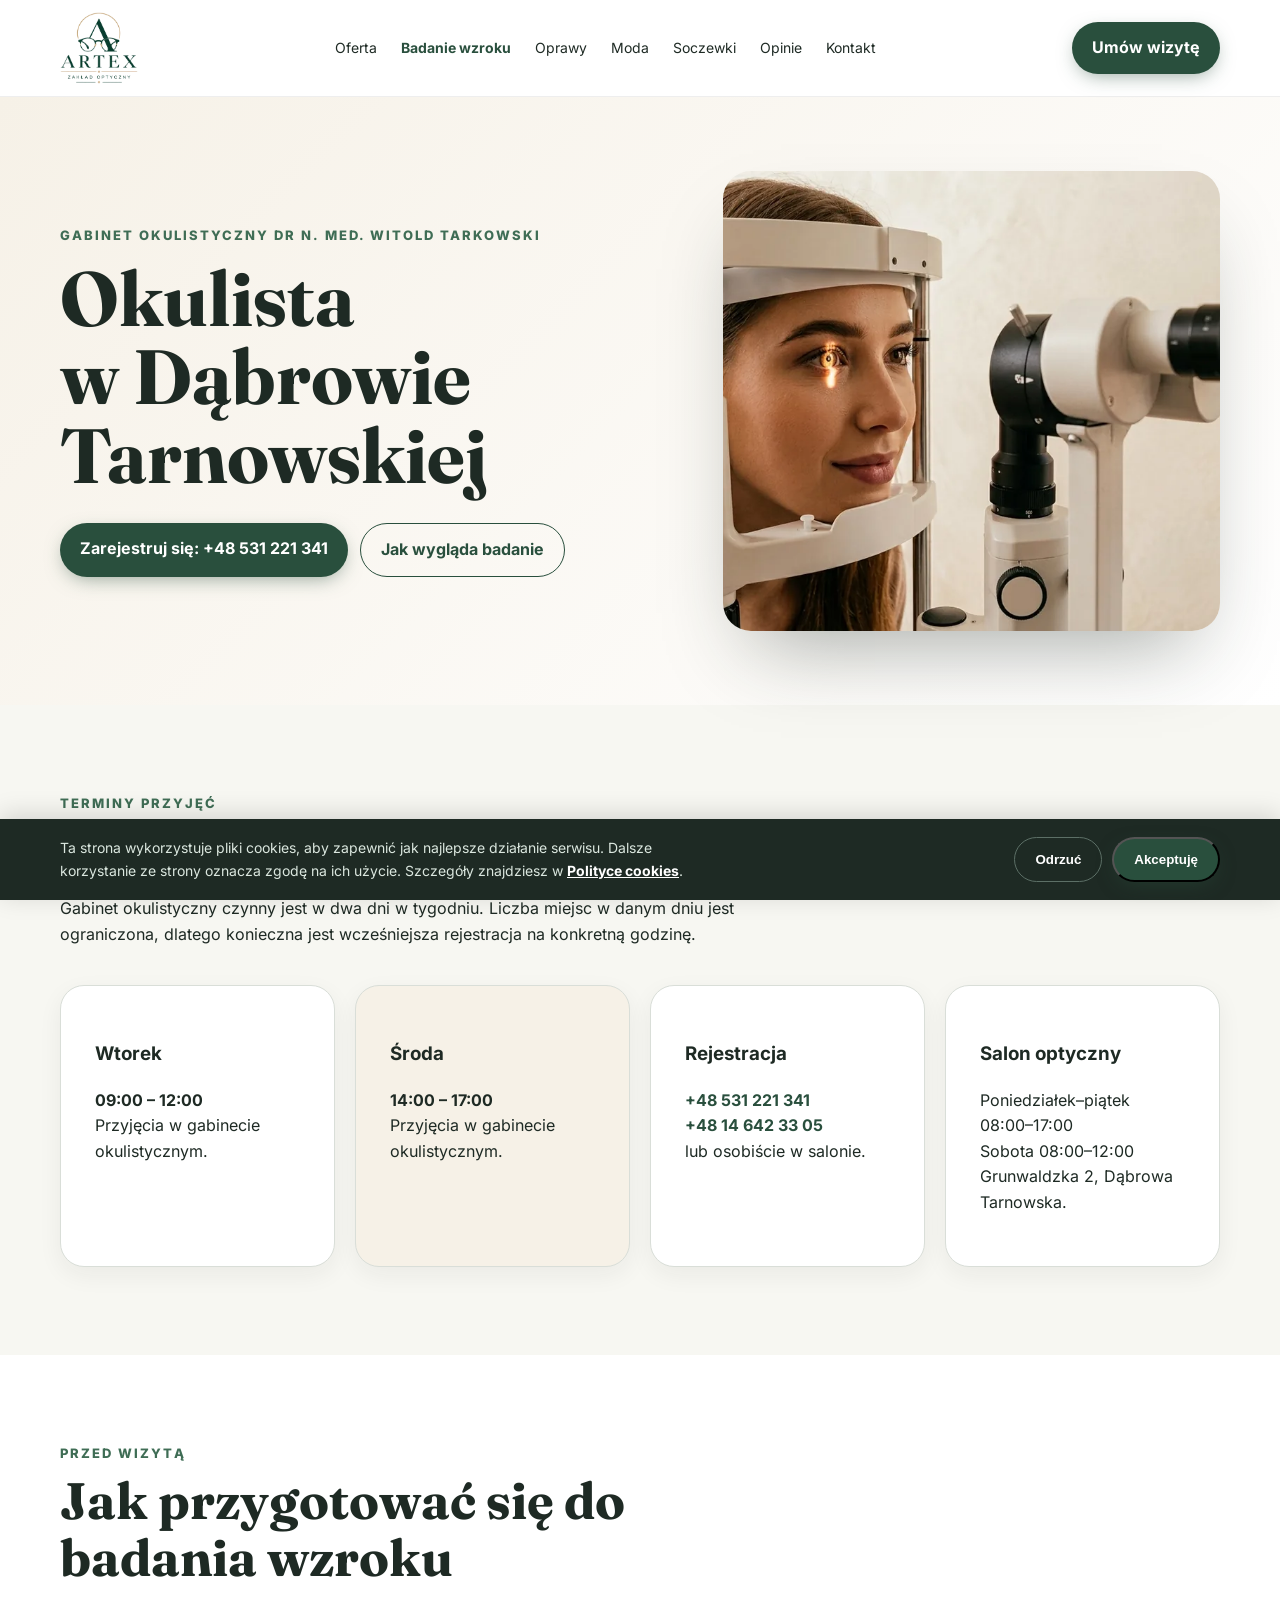
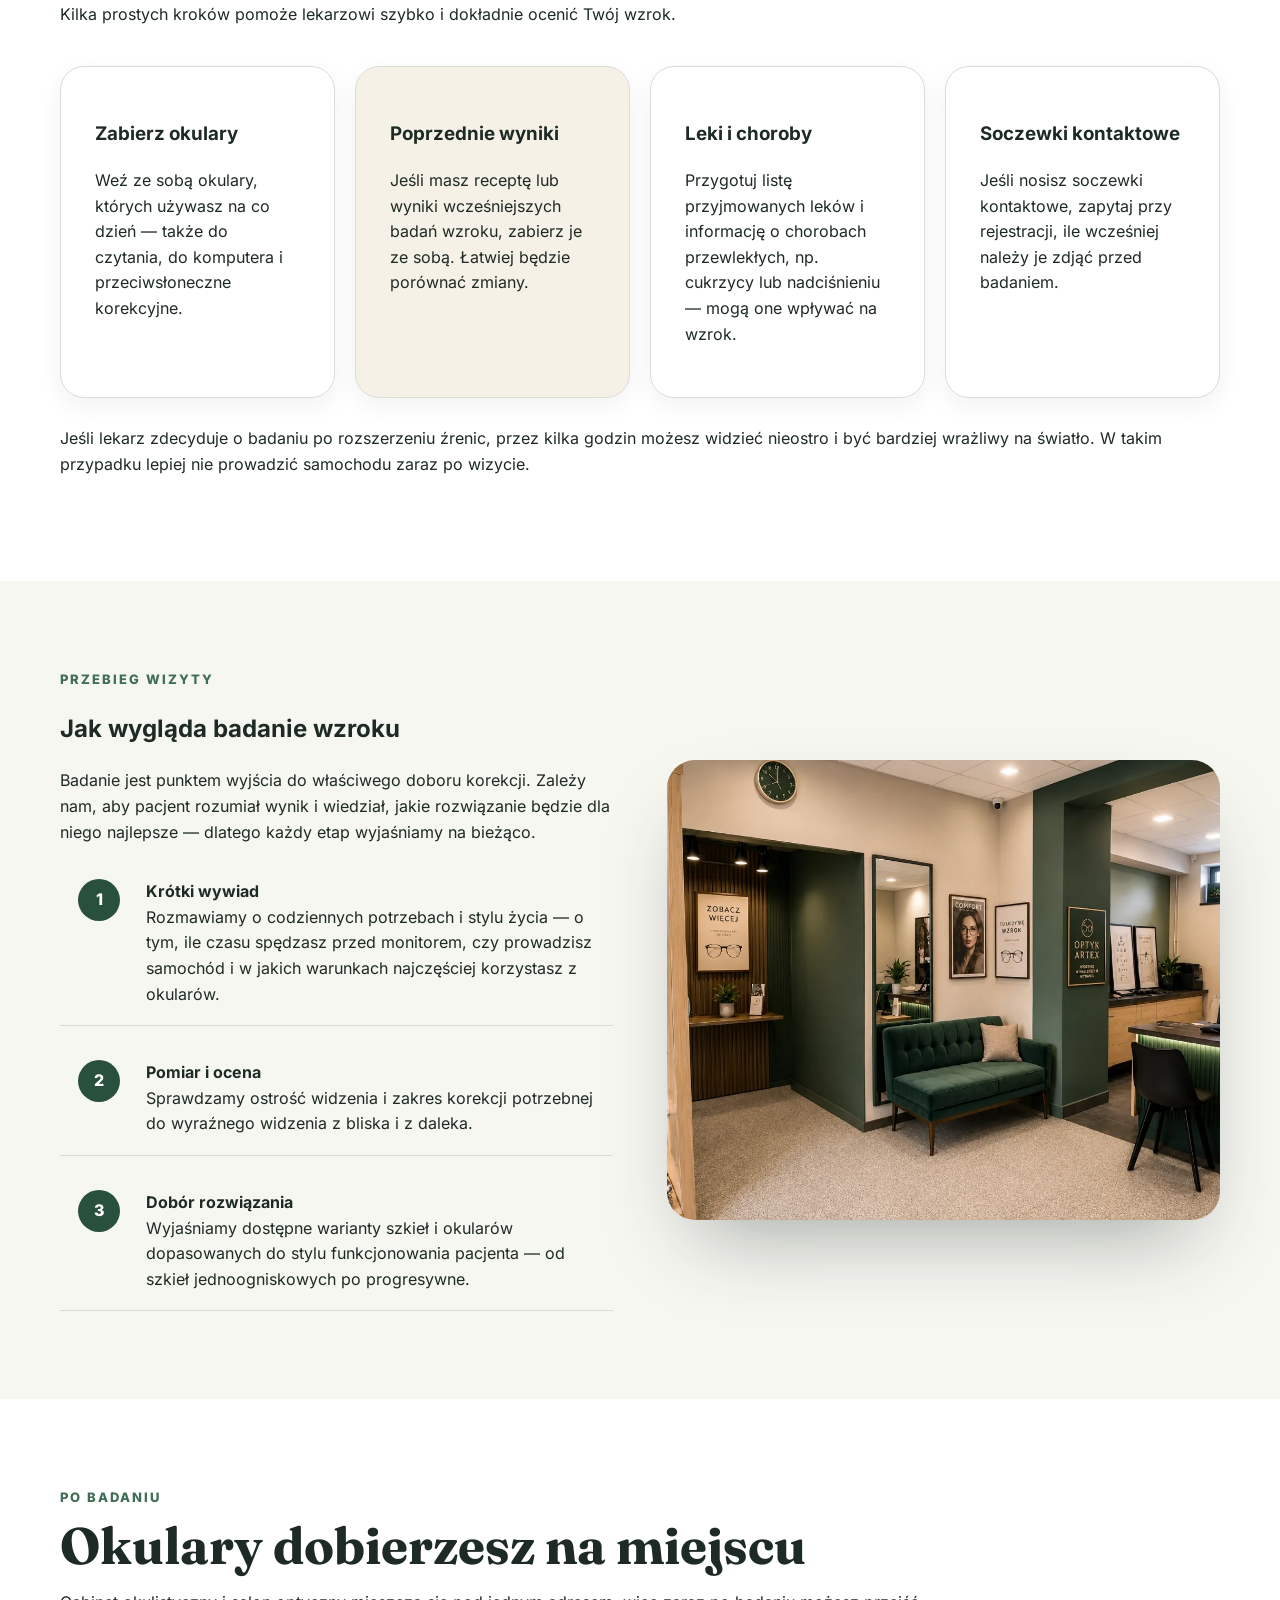
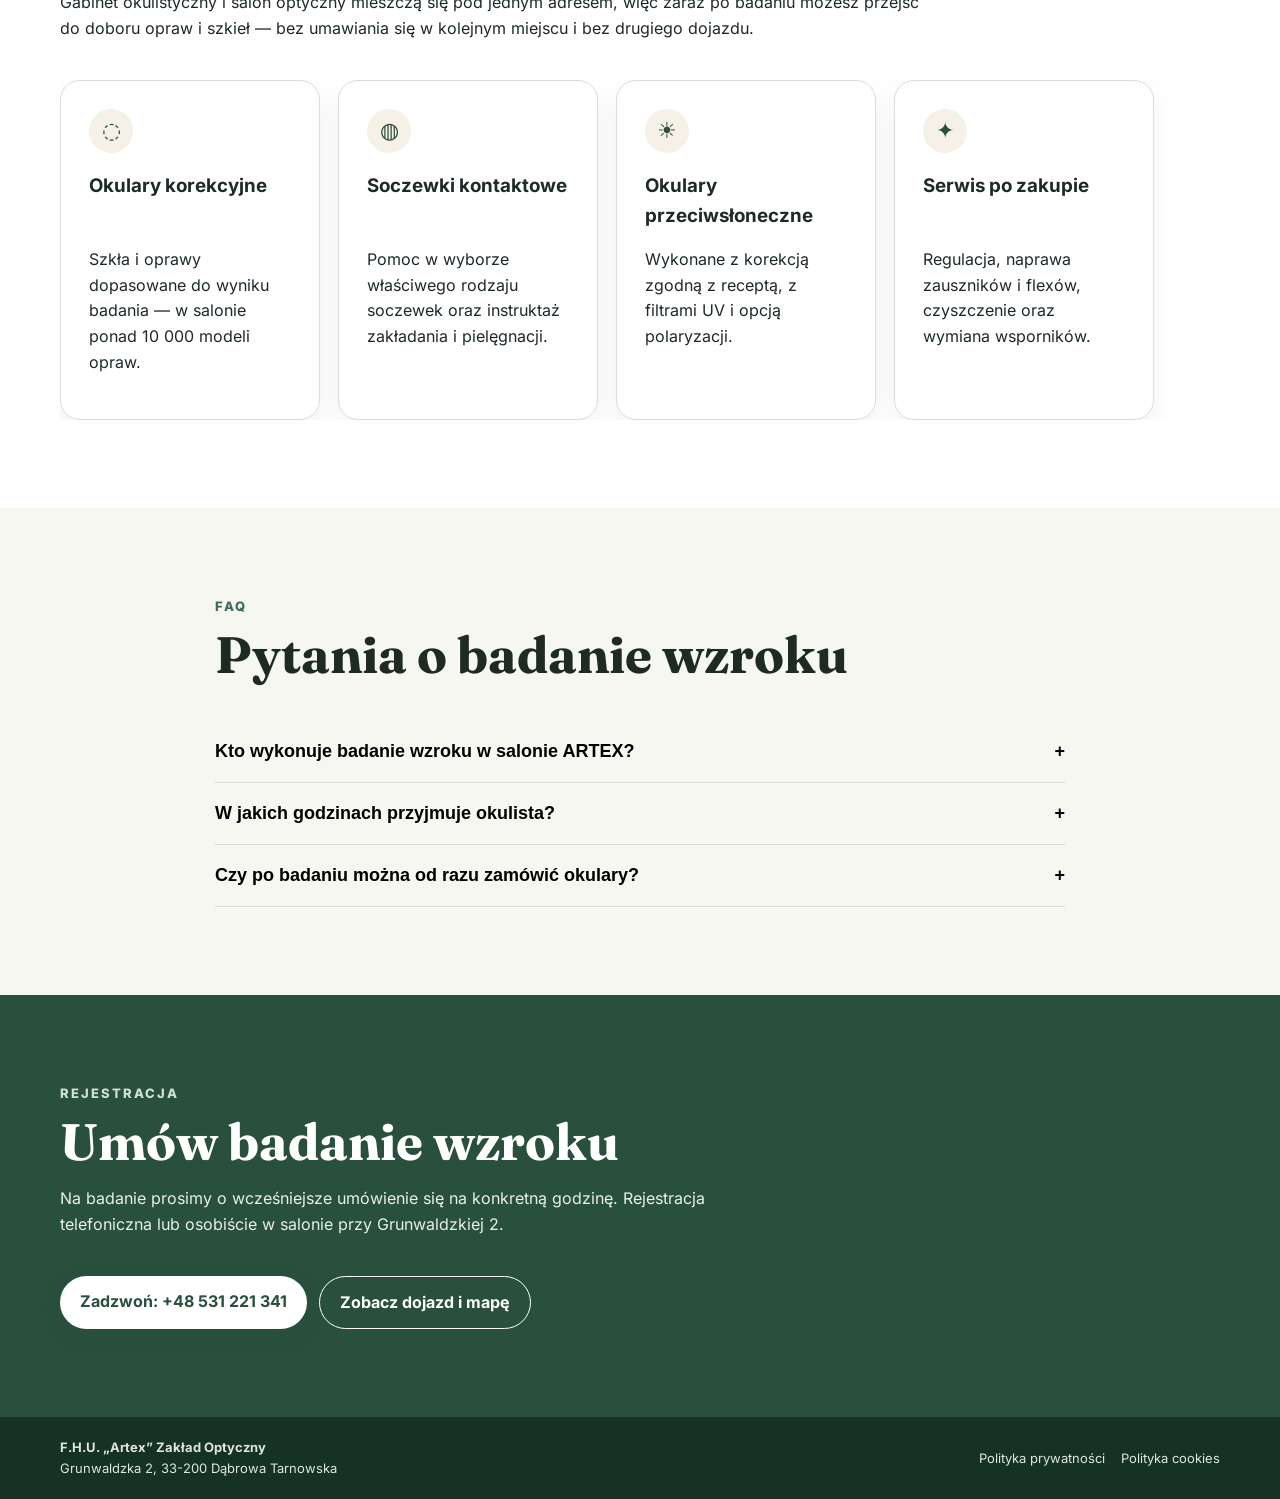
<file: strony/badanie-wzroku.html>
<!doctype html>
<html lang="pl">
<head>
<meta charset="utf-8">
<meta name="viewport" content="width=device-width,initial-scale=1">
<title>Okulista Dąbrowa Tarnowska — dr Witold Tarkowski | ARTEX</title>
<meta name="description" content="Badanie wzroku u okulisty dr. n. med. Witolda Tarkowskiego, Grunwaldzka 2. Wtorki 9–12, środy 14–17, zapisy: +48 531 221 341. Okulary dobierzesz na miejscu.">
<link rel="canonical" href="https://optykartex.pl/badanie-wzroku">
<meta name="theme-color" content="#294f3d">
<link rel="icon" href="/favicons/favicon.ico" sizes="any">
<link rel="icon" href="/favicons/favicon.png" type="image/png" sizes="96x96">
<link rel="apple-touch-icon" href="/favicons/apple-touch-icon.png">

<meta property="og:type" content="website">
<meta property="og:locale" content="pl_PL">
<meta property="og:site_name" content="ARTEX Zakład Optyczny">
<meta property="og:title" content="Okulista Dąbrowa Tarnowska — dr Witold Tarkowski | ARTEX">
<meta property="og:description" content="Badanie wzroku u okulisty dr. n. med. Witolda Tarkowskiego, Grunwaldzka 2. Wtorki 9–12, środy 14–17, zapisy: +48 531 221 341. Okulary dobierzesz na miejscu.">
<meta property="og:url" content="https://optykartex.pl/badanie-wzroku">
<meta property="og:image" content="https://optykartex.pl/img/og-artex.jpg">
<meta property="og:image:width" content="1200">
<meta property="og:image:height" content="630">
<meta name="twitter:card" content="summary_large_image">

<link rel="preload" as="image" href="/img/badanie-wzroku.webp" fetchpriority="high">
<link rel="preload" as="font" type="font/woff2" href="/fonts/inter-var-latin.woff2" crossorigin>
<link rel="preload" as="font" type="font/woff2" href="/fonts/fraunces-700-latin.woff2" crossorigin>
<link rel="stylesheet" href="/css/style.css">

<script type="application/ld+json">
{
  "@context": "https://schema.org",
  "@graph": [
    {
      "@type": "BreadcrumbList",
      "itemListElement": [
        { "@type": "ListItem", "position": 1, "name": "Strona główna", "item": "https://optykartex.pl/" },
        { "@type": "ListItem", "position": 2, "name": "Badanie wzroku", "item": "https://optykartex.pl/badanie-wzroku" }
      ]
    },
    {
      "@type": "FAQPage",
      "mainEntity": [
        {
          "@type": "Question",
          "name": "Kto wykonuje badanie wzroku w salonie ARTEX?",
          "acceptedAnswer": {
            "@type": "Answer",
            "text": "Badania wykonuje lekarz okulista dr n. med. Witold Tarkowski w Gabinecie Okulistycznym mieszczącym się w salonie ARTEX przy ulicy Grunwaldzkiej 2 w Dąbrowie Tarnowskiej."
          }
        },
        {
          "@type": "Question",
          "name": "W jakich godzinach przyjmuje okulista w Dąbrowie Tarnowskiej?",
          "acceptedAnswer": {
            "@type": "Answer",
            "text": "Gabinet okulistyczny przyjmuje we wtorki w godzinach 09:00–12:00 oraz w środy w godzinach 14:00–17:00, po wcześniejszym umówieniu telefonicznym pod numerem +48 531 221 341."
          }
        },
        {
          "@type": "Question",
          "name": "Czy po badaniu wzroku można od razu zamówić okulary?",
          "acceptedAnswer": {
            "@type": "Answer",
            "text": "Tak. Gabinet okulistyczny działa w tym samym miejscu co salon optyczny, więc bezpośrednio po badaniu można dobrać oprawy i szkła korekcyjne. Salon czynny jest od poniedziałku do piątku w godzinach 08:00–17:00 oraz w soboty 08:00–12:00."
          }
        }
      ]
    }
  ]
}
</script>
</head>
<body>

<nav class="nav"><div class="wrap">
  <a class="brand" href="/">
    <img class="logo" src="/img/logo-artex.webp" alt="ARTEX Zakład Optyczny – strona główna" width="235" height="216">
  </a>
  <div class="links" id="navLinks">
    <a href="/#oferta">Oferta</a>
    <a href="/badanie-wzroku" class="active" aria-current="page">Badanie wzroku</a>
    <a href="/#oprawy">Oprawy</a>
    <a href="/moda">Moda</a>
    <a href="/soczewki">Soczewki</a>
    <a href="/#opinie">Opinie</a>
    <a href="/#kontakt">Kontakt</a>
  </div>
  <div class="nav-actions">
    <a class="btn" href="tel:+48531221341">Umów wizytę</a>
    <button class="menu-toggle" id="menuToggle" aria-label="Otwórz menu" aria-expanded="false">☰</button>
  </div>
</div></nav>

<main>

<header class="hero"><div class="wrap hero-grid">
  <div>
    <div class="eyebrow">Gabinet Okulistyczny dr&nbsp;n.&nbsp;med. Witold Tarkowski</div>
    <h1>Okulista w&nbsp;Dąbrowie Tarnowskiej</h1>
    <div class="actions">
      <a class="btn" href="tel:+48531221341">Zarejestruj się: +48 531 221 341</a>
      <a class="btn alt" href="#przebieg">Jak wygląda badanie</a>
    </div>
  </div>
  <div class="photo"><img src="/img/badanie-wzroku.webp" alt="Badanie wzroku na lampie szczelinowej w gabinecie okulistycznym salonu ARTEX" width="1200" height="655" fetchpriority="high" decoding="async"></div>
</div></header>

<section class="soft"><div class="wrap">
  <div class="section-head">
    <div class="eyebrow">Terminy przyjęć</div>
    <h2>Kiedy przyjmuje okulista</h2>
    <p>Gabinet okulistyczny czynny jest w dwa dni w tygodniu. Liczba miejsc w danym dniu jest ograniczona, dlatego konieczna jest wcześniejsza rejestracja na konkretną godzinę.</p>
  </div>
  <div class="range">
    <article>
      <h3>Wtorek</h3>
      <p><b>09:00 – 12:00</b><br>Przyjęcia w gabinecie okulistycznym.</p>
    </article>
    <article>
      <h3>Środa</h3>
      <p><b>14:00 – 17:00</b><br>Przyjęcia w gabinecie okulistycznym.</p>
    </article>
    <article>
      <h3>Rejestracja</h3>
      <p><a href="tel:+48531221341" style="color:var(--g);font-weight:700">+48 531 221 341</a><br><a href="tel:+48146423305" style="color:var(--g);font-weight:700">+48 14 642 33 05</a><br>lub osobiście w salonie.</p>
    </article>
    <article>
      <h3>Salon optyczny</h3>
      <p>Poniedziałek–piątek 08:00–17:00<br>Sobota 08:00–12:00<br>Grunwaldzka 2, Dąbrowa Tarnowska.</p>
    </article>
  </div>
</div></section>

<section><div class="wrap">
  <div class="section-head">
    <div class="eyebrow">Przed wizytą</div>
    <h2>Jak przygotować się do badania wzroku</h2>
    <p>Kilka prostych kroków pomoże lekarzowi szybko i dokładnie ocenić Twój wzrok.</p>
  </div>
  <div class="range">
    <article>
      <h3>Zabierz okulary</h3>
      <p>Weź ze sobą okulary, których używasz na co dzień — także do czytania, do komputera i przeciwsłoneczne korekcyjne.</p>
    </article>
    <article>
      <h3>Poprzednie wyniki</h3>
      <p>Jeśli masz receptę lub wyniki wcześniejszych badań wzroku, zabierz je ze sobą. Łatwiej będzie porównać zmiany.</p>
    </article>
    <article>
      <h3>Leki i choroby</h3>
      <p>Przygotuj listę przyjmowanych leków i informację o chorobach przewlekłych, np. cukrzycy lub nadciśnieniu — mogą one wpływać na wzrok.</p>
    </article>
    <article>
      <h3>Soczewki kontaktowe</h3>
      <p>Jeśli nosisz soczewki kontaktowe, zapytaj przy rejestracji, ile wcześniej należy je zdjąć przed badaniem.</p>
    </article>
  </div>
  <p style="margin-top:28px">Jeśli lekarz zdecyduje o badaniu po rozszerzeniu źrenic, przez kilka godzin możesz widzieć nieostro i być bardziej wrażliwy na światło. W takim przypadku lepiej nie prowadzić samochodu zaraz po wizycie.</p>
</div></section>

<section id="przebieg" class="soft"><div class="wrap split">
  <div>
    <div class="eyebrow">Przebieg wizyty</div>
    <h2>Jak wygląda badanie wzroku</h2>
    <p>Badanie jest punktem wyjścia do właściwego doboru korekcji. Zależy nam, aby pacjent rozumiał wynik i wiedział, jakie rozwiązanie będzie dla niego najlepsze — dlatego każdy etap wyjaśniamy na bieżąco.</p>
    <div class="steps">
      <div class="step"><div class="num">1</div><div><b>Krótki wywiad</b><br>Rozmawiamy o codziennych potrzebach i stylu życia — o tym, ile czasu spędzasz przed monitorem, czy prowadzisz samochód i w jakich warunkach najczęściej korzystasz z okularów.</div></div>
      <div class="step"><div class="num">2</div><div><b>Pomiar i ocena</b><br>Sprawdzamy ostrość widzenia i zakres korekcji potrzebnej do wyraźnego widzenia z bliska i z daleka.</div></div>
      <div class="step"><div class="num">3</div><div><b>Dobór rozwiązania</b><br>Wyjaśniamy dostępne warianty szkieł i okularów dopasowanych do stylu funkcjonowania pacjenta — od szkieł jednoogniskowych po progresywne.</div></div>
    </div>
  </div>
  <div class="photo"><img src="/img/okulista-artex.webp" alt="Gabinet okulistyczny i ekspozycja opraw w salonie ARTEX" width="1156" height="872" loading="lazy" decoding="async"></div>
</div></section>

<section><div class="wrap">
  <div class="section-head wide">
    <div class="eyebrow">Po badaniu</div>
    <h2>Okulary dobierzesz na miejscu</h2>
    <p>Gabinet okulistyczny i salon optyczny mieszczą się pod jednym adresem, więc zaraz po badaniu możesz przejść do doboru opraw i szkieł — bez umawiania się w kolejnym miejscu i bez drugiego dojazdu.</p>
  </div>
  <div class="cards rowne">
    <article class="card"><div class="icon">◌</div><h3>Okulary korekcyjne</h3><p>Szkła i oprawy dopasowane do wyniku badania — w salonie ponad 10 000 modeli opraw.</p></article>
    <article class="card"><div class="icon">◍</div><h3>Soczewki kontaktowe</h3><p>Pomoc w wyborze właściwego rodzaju soczewek oraz instruktaż zakładania i pielęgnacji.</p></article>
    <article class="card"><div class="icon">☀</div><h3>Okulary przeciwsłoneczne</h3><p>Wykonane z korekcją zgodną z receptą, z filtrami UV i opcją polaryzacji.</p></article>
    <article class="card"><div class="icon">✦</div><h3>Serwis po zakupie</h3><p>Regulacja, naprawa zauszników i flexów, czyszczenie oraz wymiana wsporników.</p></article>
  </div>
</div></section>

<section class="soft"><div class="wrap faq">
  <div class="section-head">
    <div class="eyebrow">FAQ</div>
    <h2>Pytania o badanie wzroku</h2>
  </div>
  <div class="faq-item">
    <button class="faq-q" aria-expanded="false" aria-controls="bw-a1" id="bw-q1">Kto wykonuje badanie wzroku w salonie ARTEX?<span aria-hidden="true">+</span></button>
    <div class="faq-a" id="bw-a1" role="region" aria-labelledby="bw-q1">Badania wykonuje lekarz okulista dr&nbsp;n.&nbsp;med. Witold Tarkowski w Gabinecie Okulistycznym mieszczącym się w salonie ARTEX przy ulicy Grunwaldzkiej 2 w Dąbrowie Tarnowskiej.</div>
  </div>
  <div class="faq-item">
    <button class="faq-q" aria-expanded="false" aria-controls="bw-a2" id="bw-q2">W jakich godzinach przyjmuje okulista?<span aria-hidden="true">+</span></button>
    <div class="faq-a" id="bw-a2" role="region" aria-labelledby="bw-q2">Gabinet okulistyczny przyjmuje we wtorki w godzinach 09:00–12:00 oraz w środy w godzinach 14:00–17:00, po wcześniejszym umówieniu telefonicznym pod numerem +48 531 221 341.</div>
  </div>
  <div class="faq-item">
    <button class="faq-q" aria-expanded="false" aria-controls="bw-a3" id="bw-q3">Czy po badaniu można od razu zamówić okulary?<span aria-hidden="true">+</span></button>
    <div class="faq-a" id="bw-a3" role="region" aria-labelledby="bw-q3">Tak. Gabinet okulistyczny działa w tym samym miejscu co salon optyczny, więc bezpośrednio po badaniu można dobrać oprawy i szkła korekcyjne. Salon czynny jest od poniedziałku do piątku w godzinach 08:00–17:00 oraz w soboty 08:00–12:00.</div>
  </div>
</div></section>

<section class="contact"><div class="wrap">
  <div class="section-head">
    <div class="eyebrow" style="color:#cfe1d6">Rejestracja</div>
    <h2>Umów badanie wzroku</h2>
    <p style="color:#e7f0ea">Na badanie prosimy o wcześniejsze umówienie się na konkretną godzinę. Rejestracja telefoniczna lub osobiście w salonie przy Grunwaldzkiej 2.</p>
  </div>
  <div class="actions">
    <a class="btn" style="background:white;color:var(--g)" href="tel:+48531221341">Zadzwoń: +48 531 221 341</a>
    <a class="btn alt" style="border-color:#fff;color:#fff" href="/#kontakt">Zobacz dojazd i mapę</a>
  </div>
</div></section>

</main>

<footer class="footer"><div class="wrap">
  <div><b>F.H.U. „Artex” Zakład Optyczny</b><br>Grunwaldzka 2, 33-200 Dąbrowa Tarnowska</div>
  <div class="footer-links">
    <a href="/polityka-prywatnosci">Polityka prywatności</a>
    <a href="/polityka-cookies">Polityka cookies</a>
  </div>
</div></footer>

<script src="/js/main.js" defer></script>
</body>
</html>
</file>
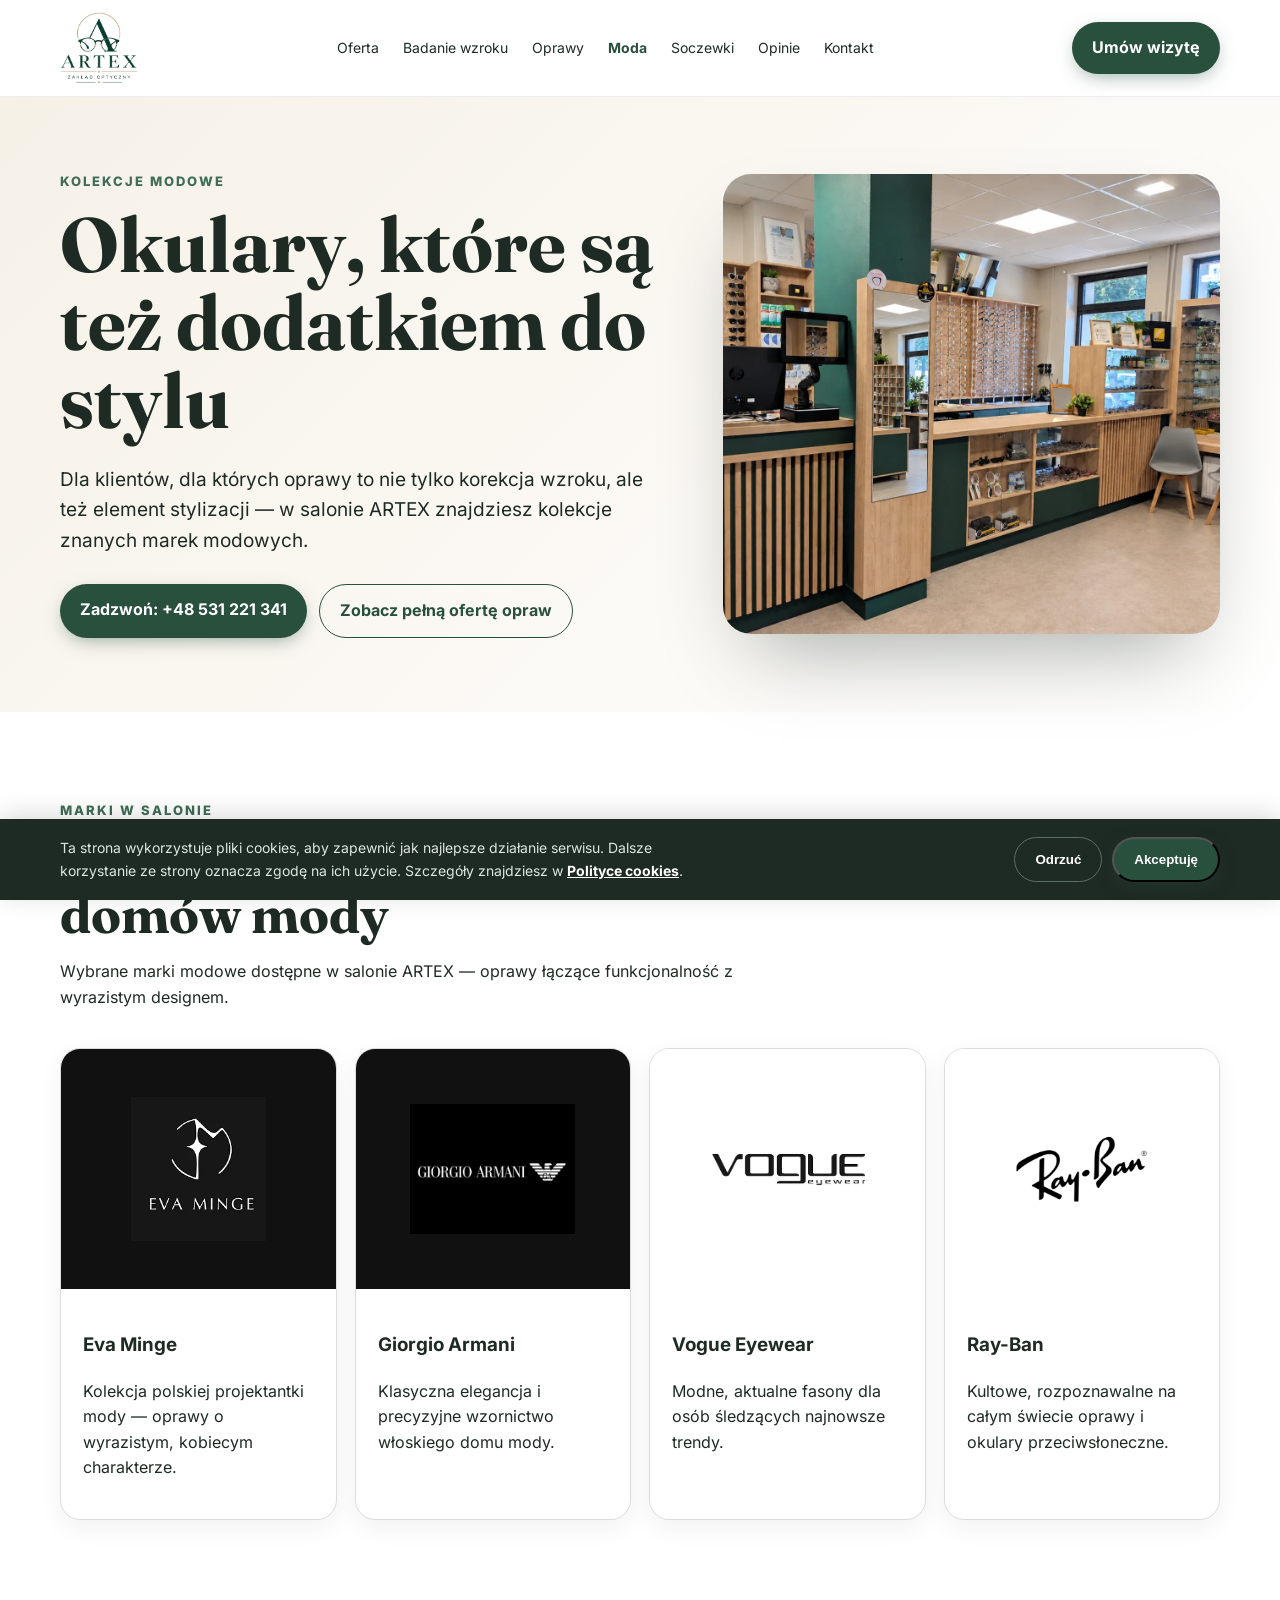
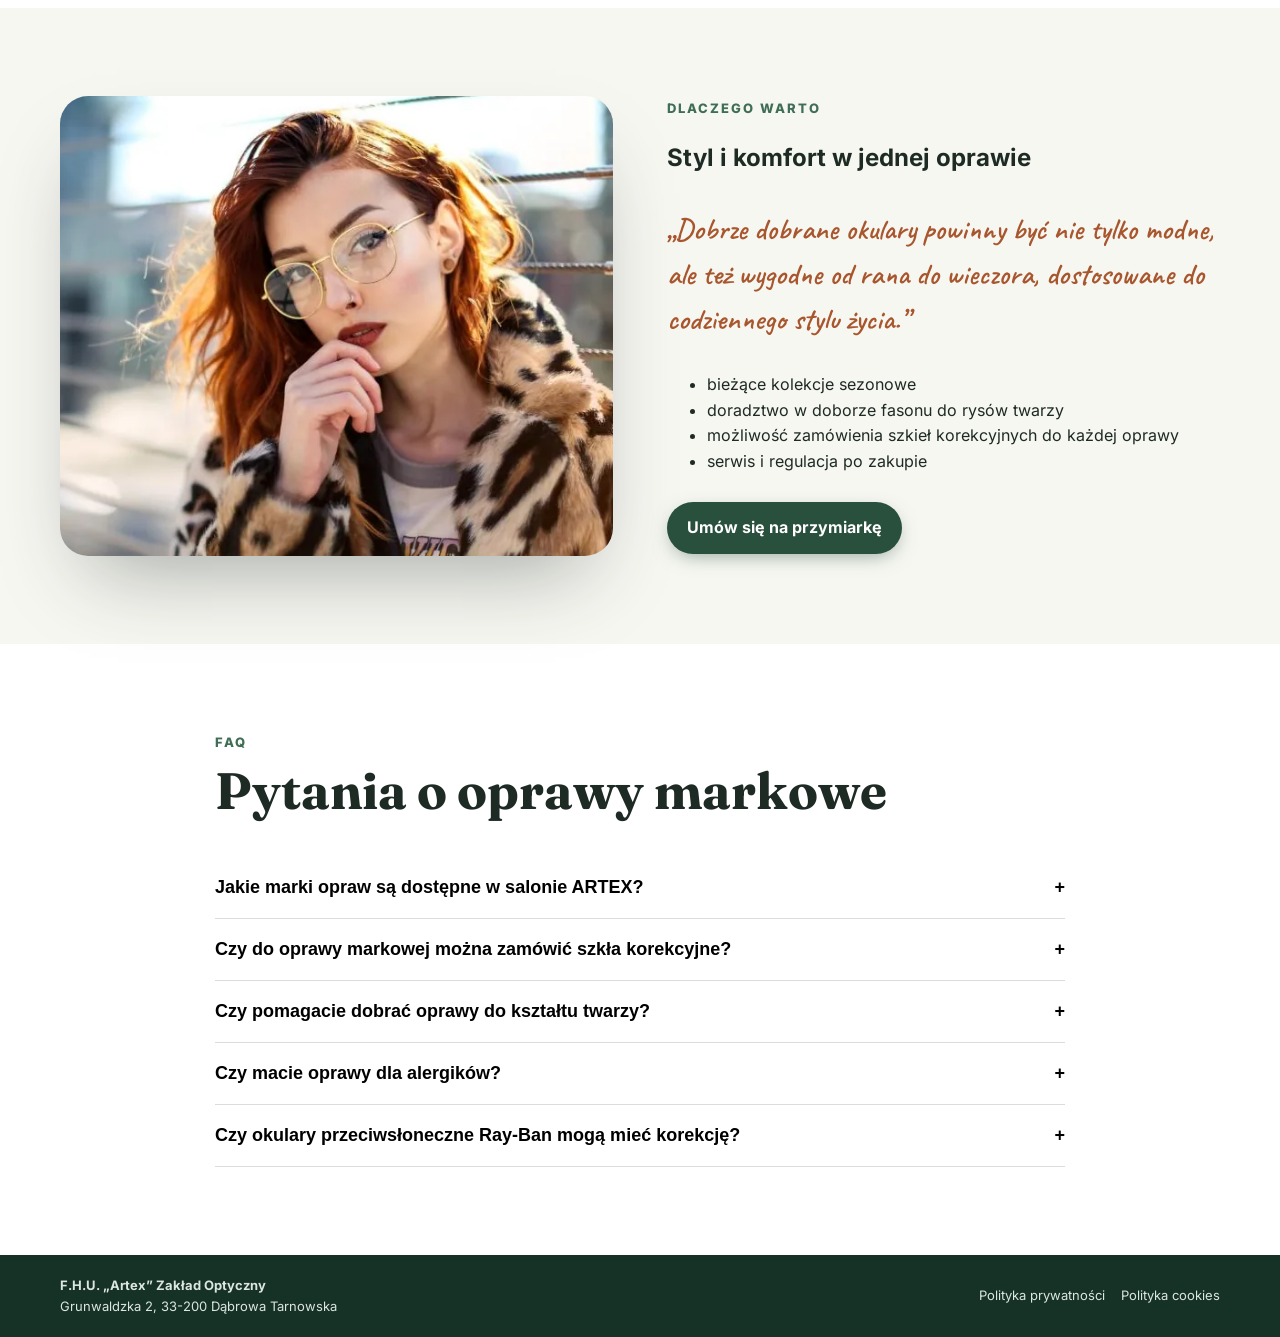
<file: strony/moda.html>
<!doctype html>
<html lang="pl">
<head>
<meta charset="utf-8">
<meta name="viewport" content="width=device-width,initial-scale=1">
<title>Markowe oprawy okularowe — ARTEX Dąbrowa Tarnowska</title>
<meta name="description" content="Oprawy Giorgio Armani, Ray-Ban, Vogue i Eva Minge do przymierzenia w Dąbrowie Tarnowskiej. Dobierzemy fason do twarzy i szkła korekcyjne do każdej oprawy.">
<link rel="canonical" href="https://optykartex.pl/moda">
<meta name="theme-color" content="#294f3d">
<link rel="icon" href="/favicons/favicon.ico" sizes="any">
<link rel="icon" href="/favicons/favicon.png" type="image/png" sizes="96x96">
<link rel="apple-touch-icon" href="/favicons/apple-touch-icon.png">

<meta property="og:type" content="website">
<meta property="og:locale" content="pl_PL">
<meta property="og:site_name" content="ARTEX Zakład Optyczny">
<meta property="og:title" content="Markowe oprawy okularowe — ARTEX Dąbrowa Tarnowska">
<meta property="og:description" content="Oprawy Giorgio Armani, Ray-Ban, Vogue i Eva Minge do przymierzenia w Dąbrowie Tarnowskiej. Dobierzemy fason do twarzy i szkła korekcyjne do każdej oprawy.">
<meta property="og:url" content="https://optykartex.pl/moda">
<meta property="og:image" content="https://optykartex.pl/img/og-artex.jpg">
<meta property="og:image:width" content="1200">
<meta property="og:image:height" content="630">
<meta name="twitter:card" content="summary_large_image">

<link rel="preload" as="image" href="/img/salon-optyczny.webp" fetchpriority="high">
<link rel="preload" as="font" type="font/woff2" href="/fonts/inter-var-latin.woff2" crossorigin>
<link rel="preload" as="font" type="font/woff2" href="/fonts/fraunces-700-latin.woff2" crossorigin>
<link rel="stylesheet" href="/css/style.css">

<script type="application/ld+json">
{
  "@context": "https://schema.org",
  "@type": "BreadcrumbList",
  "itemListElement": [
    { "@type": "ListItem", "position": 1, "name": "Strona główna", "item": "https://optykartex.pl/" },
    { "@type": "ListItem", "position": 2, "name": "Kolekcje modowe", "item": "https://optykartex.pl/moda" }
  ]
}
</script>
<script type="application/ld+json">
{
  "@context": "https://schema.org",
  "@type": "FAQPage",
  "mainEntity": [
    {
      "@type": "Question",
      "name": "Jakie marki opraw są dostępne w salonie ARTEX?",
      "acceptedAnswer": {
        "@type": "Answer",
        "text": "W salonie znajdziesz kolekcje Eva Minge, Giorgio Armani, Vogue Eyewear i Ray-Ban, a także popularne i przystępne cenowo modele. Łącznie to ponad 10 000 opraw."
      }
    },
    {
      "@type": "Question",
      "name": "Czy do oprawy markowej można zamówić szkła korekcyjne?",
      "acceptedAnswer": {
        "@type": "Answer",
        "text": "Tak. Do każdej oprawy, także markowej, możemy zamówić szkła korekcyjne zgodne z Twoją receptą."
      }
    },
    {
      "@type": "Question",
      "name": "Czy pomagacie dobrać oprawy do kształtu twarzy?",
      "acceptedAnswer": {
        "@type": "Answer",
        "text": "Tak. Doradzamy w doborze fasonu do rysów twarzy, tak aby oprawy dobrze wyglądały i były wygodne na co dzień."
      }
    },
    {
      "@type": "Question",
      "name": "Czy macie oprawy dla alergików?",
      "acceptedAnswer": {
        "@type": "Answer",
        "text": "Tak. Mamy oprawy z materiałów bezpiecznych dla skóry: tytanu, stali nierdzewnej, materiałów bez niklu, z powłoką z 24-karatowego złota, z acetatu i optylu."
      }
    },
    {
      "@type": "Question",
      "name": "Czy okulary przeciwsłoneczne Ray-Ban mogą mieć korekcję?",
      "acceptedAnswer": {
        "@type": "Answer",
        "text": "Okulary przeciwsłoneczne wykonujemy z korekcją zgodną z receptą, z filtrami UV i opcją polaryzacji. O dostępność konkretnego modelu z korekcją zapytaj w salonie: 531 221 341."
      }
    }
  ]
}
</script>
</head>
<body>

<nav class="nav"><div class="wrap">
  <a class="brand" href="/">
    <img class="logo" src="/img/logo-artex.webp" alt="ARTEX Zakład Optyczny – strona główna" width="235" height="216">
  </a>
  <div class="links" id="navLinks">
    <a href="/#oferta">Oferta</a>
    <a href="/badanie-wzroku">Badanie wzroku</a>
    <a href="/#oprawy">Oprawy</a>
    <a href="/moda" class="active" aria-current="page">Moda</a>
    <a href="/soczewki">Soczewki</a>
    <a href="/#opinie">Opinie</a>
    <a href="/#kontakt">Kontakt</a>
  </div>
  <div class="nav-actions">
    <a class="btn" href="tel:+48531221341">Umów wizytę</a>
    <button class="menu-toggle" id="menuToggle" aria-label="Otwórz menu" aria-expanded="false">☰</button>
  </div>
</div></nav>

<main>

<header class="hero"><div class="wrap hero-grid">
  <div>
    <div class="eyebrow">Kolekcje modowe</div>
    <h1>Okulary, które są też dodatkiem do stylu</h1>
    <p>Dla klientów, dla których oprawy to nie tylko korekcja wzroku, ale też element stylizacji — w salonie ARTEX znajdziesz kolekcje znanych marek modowych.</p>
    <div class="actions">
      <a class="btn" href="tel:+48531221341">Zadzwoń: +48 531 221 341</a>
      <a class="btn alt" href="/#oprawy">Zobacz pełną ofertę opraw</a>
    </div>
  </div>
  <div class="photo"><img src="/img/salon-optyczny.webp" alt="Ekspozycja markowych opraw w salonie optycznym ARTEX" width="1445" height="1088" fetchpriority="high" decoding="async"></div>
</div></header>

<section><div class="wrap">
  <div class="section-head">
    <div class="eyebrow">Marki w salonie</div>
    <h2>Kolekcje projektantów i domów mody</h2>
    <p>Wybrane marki modowe dostępne w salonie ARTEX — oprawy łączące funkcjonalność z wyrazistym designem.</p>
  </div>
  <div class="brands">
    <div class="brand-card">
      <div class="logo-tile"><img src="/img/eva-minge.webp" alt="Eva Minge – logo marki" width="202" height="215" loading="lazy" decoding="async"></div>
      <div class="brand-info"><h3>Eva Minge</h3><p>Kolekcja polskiej projektantki mody — oprawy o wyrazistym, kobiecym charakterze.</p></div>
    </div>
    <div class="brand-card">
      <div class="logo-tile"><img src="/img/giorgio-armani.webp" alt="Giorgio Armani – logo marki" width="400" height="316" loading="lazy" decoding="async"></div>
      <div class="brand-info"><h3>Giorgio Armani</h3><p>Klasyczna elegancja i precyzyjne wzornictwo włoskiego domu mody.</p></div>
    </div>
    <div class="brand-card">
      <div class="logo-tile light"><img src="/img/vogue-eyewear.webp" alt="Vogue Eyewear – logo marki" width="393" height="193" loading="lazy" decoding="async"></div>
      <div class="brand-info"><h3>Vogue Eyewear</h3><p>Modne, aktualne fasony dla osób śledzących najnowsze trendy.</p></div>
    </div>
    <div class="brand-card">
      <div class="logo-tile light"><img src="/img/rayban.webp" alt="Ray-Ban – logo marki" width="400" height="402" loading="lazy" decoding="async"></div>
      <div class="brand-info"><h3>Ray-Ban</h3><p>Kultowe, rozpoznawalne na całym świecie oprawy i okulary przeciwsłoneczne.</p></div>
    </div>
  </div>
</div></section>

<section class="soft"><div class="wrap split">
  <div class="photo"><img src="/img/oprawy-modowe.webp" alt="Przymierzanie opraw okularowych w salonie ARTEX" width="851" height="505" loading="lazy" decoding="async"></div>
  <div>
    <div class="eyebrow">Dlaczego warto</div>
    <h2>Styl i komfort w jednej oprawie</h2>
    <p class="quote">„Dobrze dobrane okulary powinny być nie tylko modne, ale też wygodne od rana do wieczora, dostosowane do codziennego stylu życia.”</p>
    <ul>
      <li>bieżące kolekcje sezonowe</li>
      <li>doradztwo w doborze fasonu do rysów twarzy</li>
      <li>możliwość zamówienia szkieł korekcyjnych do każdej oprawy</li>
      <li>serwis i regulacja po zakupie</li>
    </ul>
    <a class="btn" style="margin-top:12px" href="tel:+48531221341">Umów się na przymiarkę</a>
  </div>
</div></section>

<section><div class="wrap faq">
  <div class="section-head">
    <div class="eyebrow">FAQ</div>
    <h2>Pytania o oprawy markowe</h2>
  </div>
  <div class="faq-item">
    <button class="faq-q" aria-expanded="false" aria-controls="md-a1" id="md-q1">Jakie marki opraw są dostępne w salonie ARTEX?<span aria-hidden="true">+</span></button>
    <div class="faq-a" id="md-a1" role="region" aria-labelledby="md-q1">W salonie znajdziesz kolekcje Eva Minge, Giorgio Armani, Vogue Eyewear i Ray-Ban, a także popularne i przystępne cenowo modele. Łącznie to ponad 10&nbsp;000 opraw.</div>
  </div>
  <div class="faq-item">
    <button class="faq-q" aria-expanded="false" aria-controls="md-a2" id="md-q2">Czy do oprawy markowej można zamówić szkła korekcyjne?<span aria-hidden="true">+</span></button>
    <div class="faq-a" id="md-a2" role="region" aria-labelledby="md-q2">Tak. Do każdej oprawy, także markowej, możemy zamówić szkła korekcyjne zgodne z Twoją receptą.</div>
  </div>
  <div class="faq-item">
    <button class="faq-q" aria-expanded="false" aria-controls="md-a3" id="md-q3">Czy pomagacie dobrać oprawy do kształtu twarzy?<span aria-hidden="true">+</span></button>
    <div class="faq-a" id="md-a3" role="region" aria-labelledby="md-q3">Tak. Doradzamy w doborze fasonu do rysów twarzy, tak aby oprawy dobrze wyglądały i były wygodne na co dzień.</div>
  </div>
  <div class="faq-item">
    <button class="faq-q" aria-expanded="false" aria-controls="md-a4" id="md-q4">Czy macie oprawy dla alergików?<span aria-hidden="true">+</span></button>
    <div class="faq-a" id="md-a4" role="region" aria-labelledby="md-q4">Tak. Mamy oprawy z materiałów bezpiecznych dla skóry: tytanu, stali nierdzewnej, materiałów bez niklu, z powłoką z 24-karatowego złota, z acetatu i optylu.</div>
  </div>
  <div class="faq-item">
    <button class="faq-q" aria-expanded="false" aria-controls="md-a5" id="md-q5">Czy okulary przeciwsłoneczne Ray-Ban mogą mieć korekcję?<span aria-hidden="true">+</span></button>
    <div class="faq-a" id="md-a5" role="region" aria-labelledby="md-q5">Okulary przeciwsłoneczne wykonujemy z korekcją zgodną z receptą, z filtrami UV i opcją polaryzacji. O dostępność konkretnego modelu z korekcją zapytaj w salonie: 531&nbsp;221&nbsp;341.</div>
  </div>
</div></section>

</main>

<footer class="footer"><div class="wrap">
  <div><b>F.H.U. „Artex” Zakład Optyczny</b><br>Grunwaldzka 2, 33-200 Dąbrowa Tarnowska</div>
  <div class="footer-links">
    <a href="/polityka-prywatnosci">Polityka prywatności</a>
    <a href="/polityka-cookies">Polityka cookies</a>
  </div>
</div></footer>

<script src="/js/main.js" defer></script>
</body>
</html>
</file>
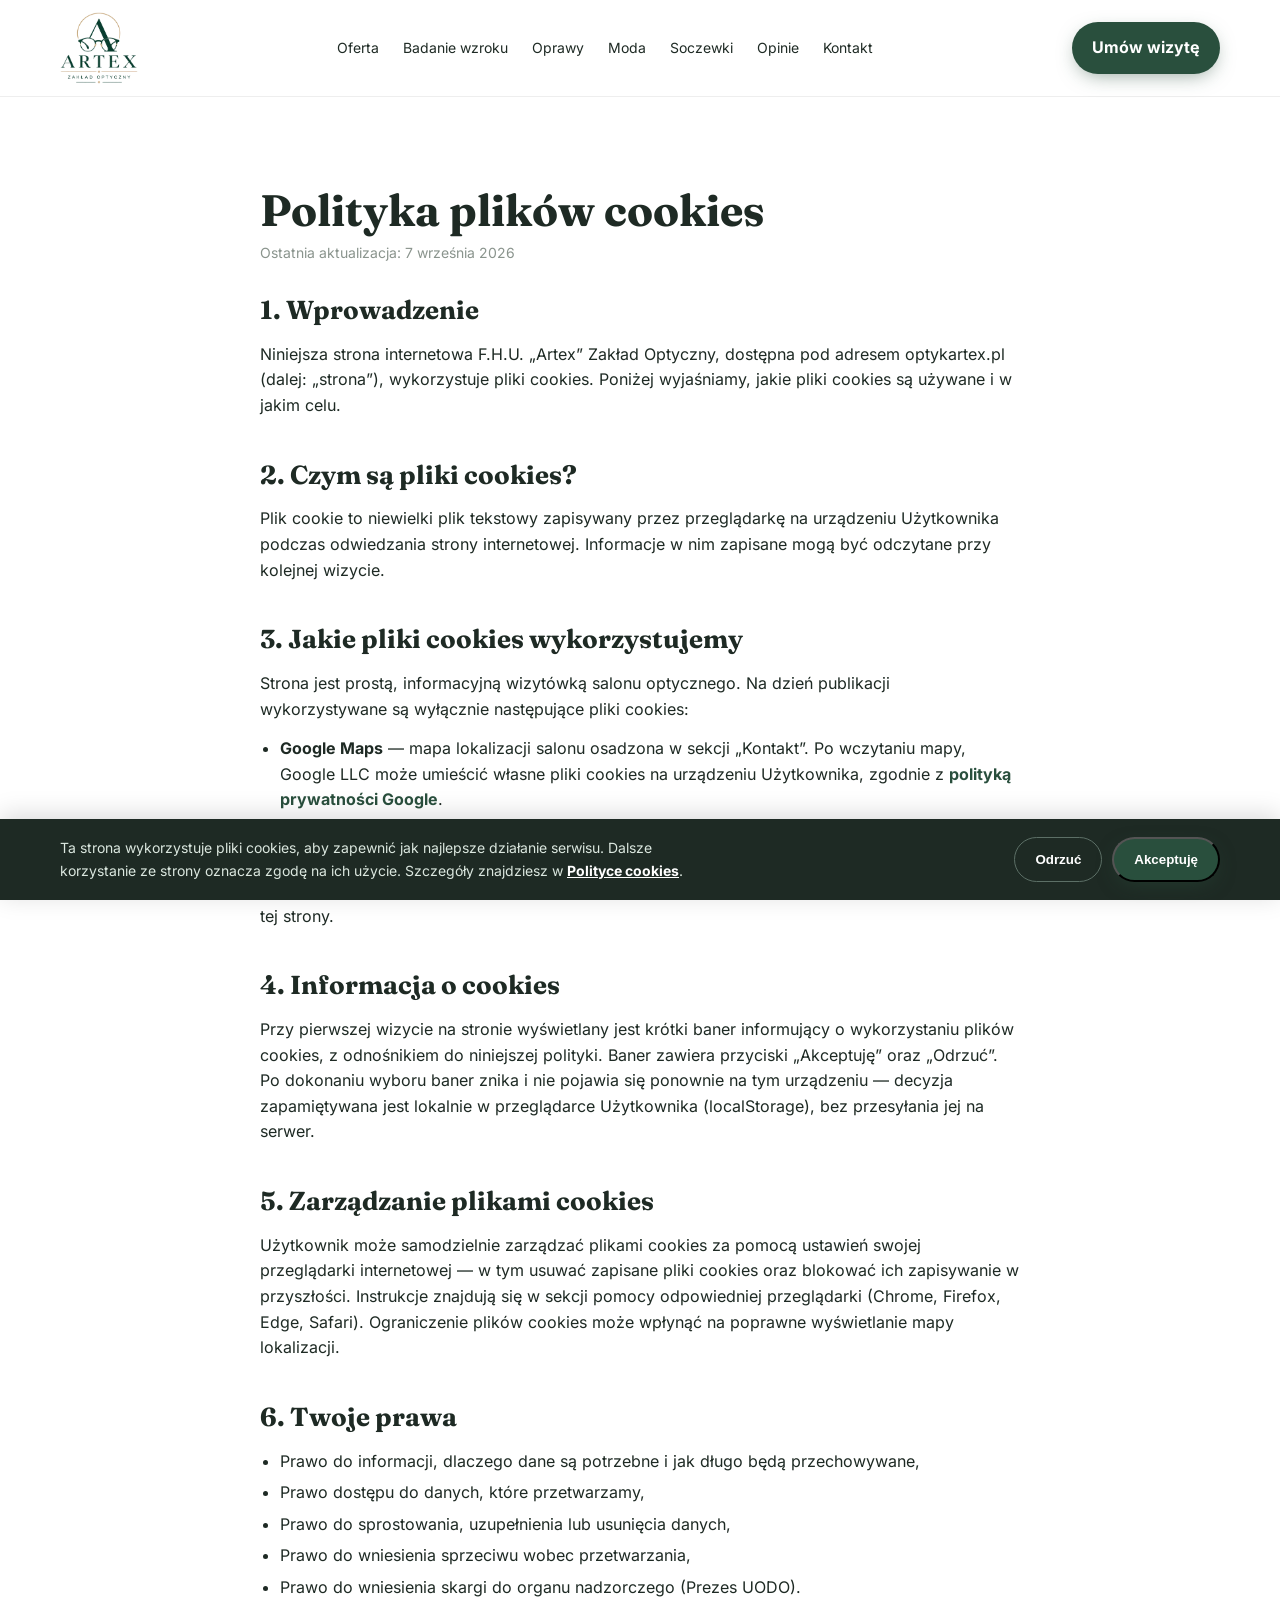
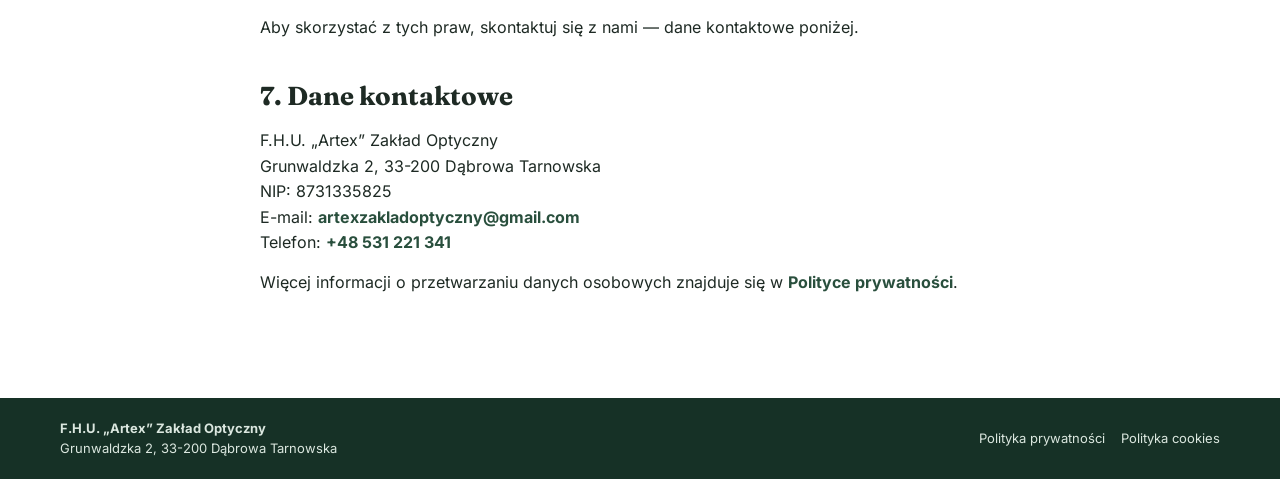
<file: strony/polityka-cookies.html>
<!doctype html>
<html lang="pl">
<head>
<meta charset="utf-8">
<meta name="viewport" content="width=device-width,initial-scale=1">
<title>Polityka cookies — ARTEX Zakład Optyczny</title>
<meta name="description" content="Polityka plików cookies strony F.H.U. „Artex” Zakład Optyczny.">
<link rel="canonical" href="https://optykartex.pl/polityka-cookies">
<meta name="theme-color" content="#294f3d">
<link rel="icon" href="/favicons/favicon.ico" sizes="any">
<link rel="icon" href="/favicons/favicon.png" type="image/png" sizes="96x96">
<link rel="apple-touch-icon" href="/favicons/apple-touch-icon.png">

<meta property="og:type" content="website">
<meta property="og:locale" content="pl_PL">
<meta property="og:site_name" content="ARTEX Zakład Optyczny">
<meta property="og:title" content="Polityka cookies — ARTEX Zakład Optyczny">
<meta property="og:description" content="Jakie pliki cookies wykorzystuje strona salonu ARTEX i w jakim celu. Informacje o zarządzaniu cookies w przeglądarce.">
<meta property="og:url" content="https://optykartex.pl/polityka-cookies">
<meta property="og:image" content="https://optykartex.pl/img/og-artex.jpg">
<meta property="og:image:width" content="1200">
<meta property="og:image:height" content="630">
<meta name="twitter:card" content="summary_large_image">

<link rel="preload" as="font" type="font/woff2" href="/fonts/inter-var-latin.woff2" crossorigin>
<link rel="preload" as="font" type="font/woff2" href="/fonts/fraunces-700-latin.woff2" crossorigin>
<link rel="stylesheet" href="/css/style.css">
</head>
<body>

<nav class="nav"><div class="wrap">
  <a class="brand" href="/">
    <img class="logo" src="/img/logo-artex.webp" alt="ARTEX Zakład Optyczny – strona główna" width="235" height="216">
  </a>
  <div class="links" id="navLinks">
    <a href="/#oferta">Oferta</a>
    <a href="/badanie-wzroku">Badanie wzroku</a>
    <a href="/#oprawy">Oprawy</a>
    <a href="/moda">Moda</a>
    <a href="/soczewki">Soczewki</a>
    <a href="/#opinie">Opinie</a>
    <a href="/#kontakt">Kontakt</a>
  </div>
  <div class="nav-actions">
    <a class="btn" href="tel:+48531221341">Umów wizytę</a>
    <button class="menu-toggle" id="menuToggle" aria-label="Otwórz menu" aria-expanded="false">☰</button>
  </div>
</div></nav>

<main>

<section><div class="wrap legal">

  <h1 style="font:700 clamp(30px,4vw,44px)/1.15 var(--display);margin:0 0 6px">Polityka plików cookies</h1>
  <p class="updated">Ostatnia aktualizacja: 7 września 2026</p>

  <h2>1. Wprowadzenie</h2>
  <p>Niniejsza strona internetowa F.H.U. „Artex” Zakład Optyczny, dostępna pod adresem optykartex.pl (dalej: „strona”), wykorzystuje pliki cookies. Poniżej wyjaśniamy, jakie pliki cookies są używane i w jakim celu.</p>

  <h2>2. Czym są pliki cookies?</h2>
  <p>Plik cookie to niewielki plik tekstowy zapisywany przez przeglądarkę na urządzeniu Użytkownika podczas odwiedzania strony internetowej. Informacje w nim zapisane mogą być odczytane przy kolejnej wizycie.</p>

  <!-- UWAGA (dev): przy dodaniu nowych narzędzi (Google Analytics, Meta/Facebook Pixel, inne wtyczki) zaktualizować listę poniżej oraz treść banera w js/main.js -->
  <h2>3. Jakie pliki cookies wykorzystujemy</h2>
  <p>Strona jest prostą, informacyjną wizytówką salonu optycznego. Na dzień publikacji wykorzystywane są wyłącznie następujące pliki cookies:</p>
  <ul>
    <li><b>Google Maps</b> — mapa lokalizacji salonu osadzona w sekcji „Kontakt”. Po wczytaniu mapy, Google LLC może umieścić własne pliki cookies na urządzeniu Użytkownika, zgodnie z <a href="https://policies.google.com/privacy" target="_blank" rel="noopener noreferrer" style="color:var(--g);font-weight:700">polityką prywatności Google</a>.</li>
  </ul>
  <p>Strona nie posiada obecnie koszyka zakupowego, logowania ani formularza newslettera. Jeśli w przyszłości pojawią się na niej dodatkowe narzędzia zapisujące pliki cookies (np. statystyki odwiedzin, wtyczki społecznościowe), lista powyżej zostanie zaktualizowana wraz z datą na górze tej strony.</p>

  <h2>4. Informacja o cookies</h2>
  <p>Przy pierwszej wizycie na stronie wyświetlany jest krótki baner informujący o wykorzystaniu plików cookies, z odnośnikiem do niniejszej polityki. Baner zawiera przyciski „Akceptuję” oraz „Odrzuć”. Po dokonaniu wyboru baner znika i nie pojawia się ponownie na tym urządzeniu — decyzja zapamiętywana jest lokalnie w przeglądarce Użytkownika (localStorage), bez przesyłania jej na serwer.</p>

  <h2>5. Zarządzanie plikami cookies</h2>
  <p>Użytkownik może samodzielnie zarządzać plikami cookies za pomocą ustawień swojej przeglądarki internetowej — w tym usuwać zapisane pliki cookies oraz blokować ich zapisywanie w przyszłości. Instrukcje znajdują się w sekcji pomocy odpowiedniej przeglądarki (Chrome, Firefox, Edge, Safari). Ograniczenie plików cookies może wpłynąć na poprawne wyświetlanie mapy lokalizacji.</p>

  <h2>6. Twoje prawa</h2>
  <ul>
    <li>Prawo do informacji, dlaczego dane są potrzebne i jak długo będą przechowywane,</li>
    <li>Prawo dostępu do danych, które przetwarzamy,</li>
    <li>Prawo do sprostowania, uzupełnienia lub usunięcia danych,</li>
    <li>Prawo do wniesienia sprzeciwu wobec przetwarzania,</li>
    <li>Prawo do wniesienia skargi do organu nadzorczego (Prezes UODO).</li>
  </ul>
  <p>Aby skorzystać z tych praw, skontaktuj się z nami — dane kontaktowe poniżej.</p>

  <h2>7. Dane kontaktowe</h2>
  <p>
    F.H.U. „Artex” Zakład Optyczny<br>
    Grunwaldzka 2, 33-200 Dąbrowa Tarnowska<br>
    NIP: 8731335825<br>
    E-mail: <a href="mailto:artexzakladoptyczny@gmail.com" style="color:var(--g);font-weight:700">artexzakladoptyczny@gmail.com</a><br>
    Telefon: <a href="tel:+48531221341" style="color:var(--g);font-weight:700">+48 531 221 341</a>
  </p>

  <p>Więcej informacji o przetwarzaniu danych osobowych znajduje się w <a href="/polityka-prywatnosci" style="color:var(--g);font-weight:700">Polityce prywatności</a>.</p>

</div></section>

</main>

<footer class="footer"><div class="wrap">
  <div><b>F.H.U. „Artex” Zakład Optyczny</b><br>Grunwaldzka 2, 33-200 Dąbrowa Tarnowska</div>
  <div class="footer-links">
    <a href="/polityka-prywatnosci">Polityka prywatności</a>
    <a href="/polityka-cookies">Polityka cookies</a>
  </div>
</div></footer>

<script src="/js/main.js" defer></script>
</body>
</html>
</file>
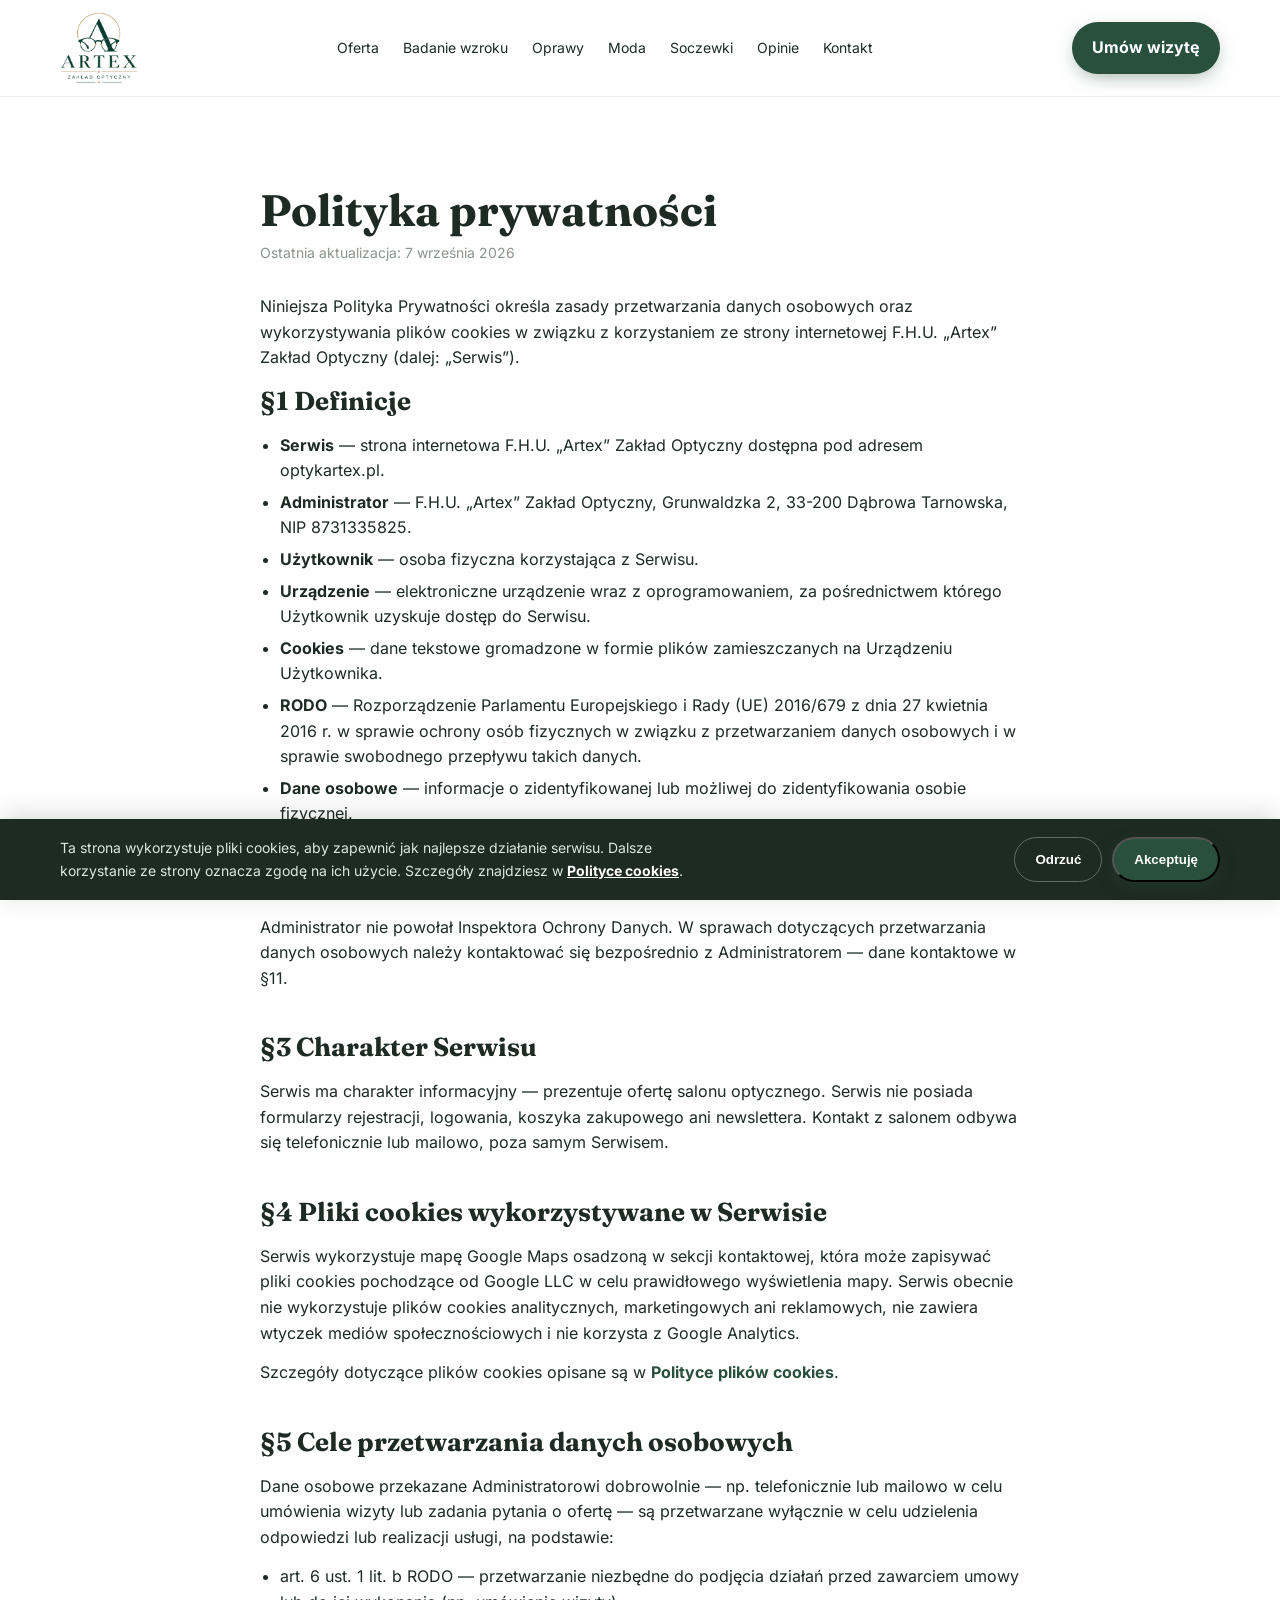
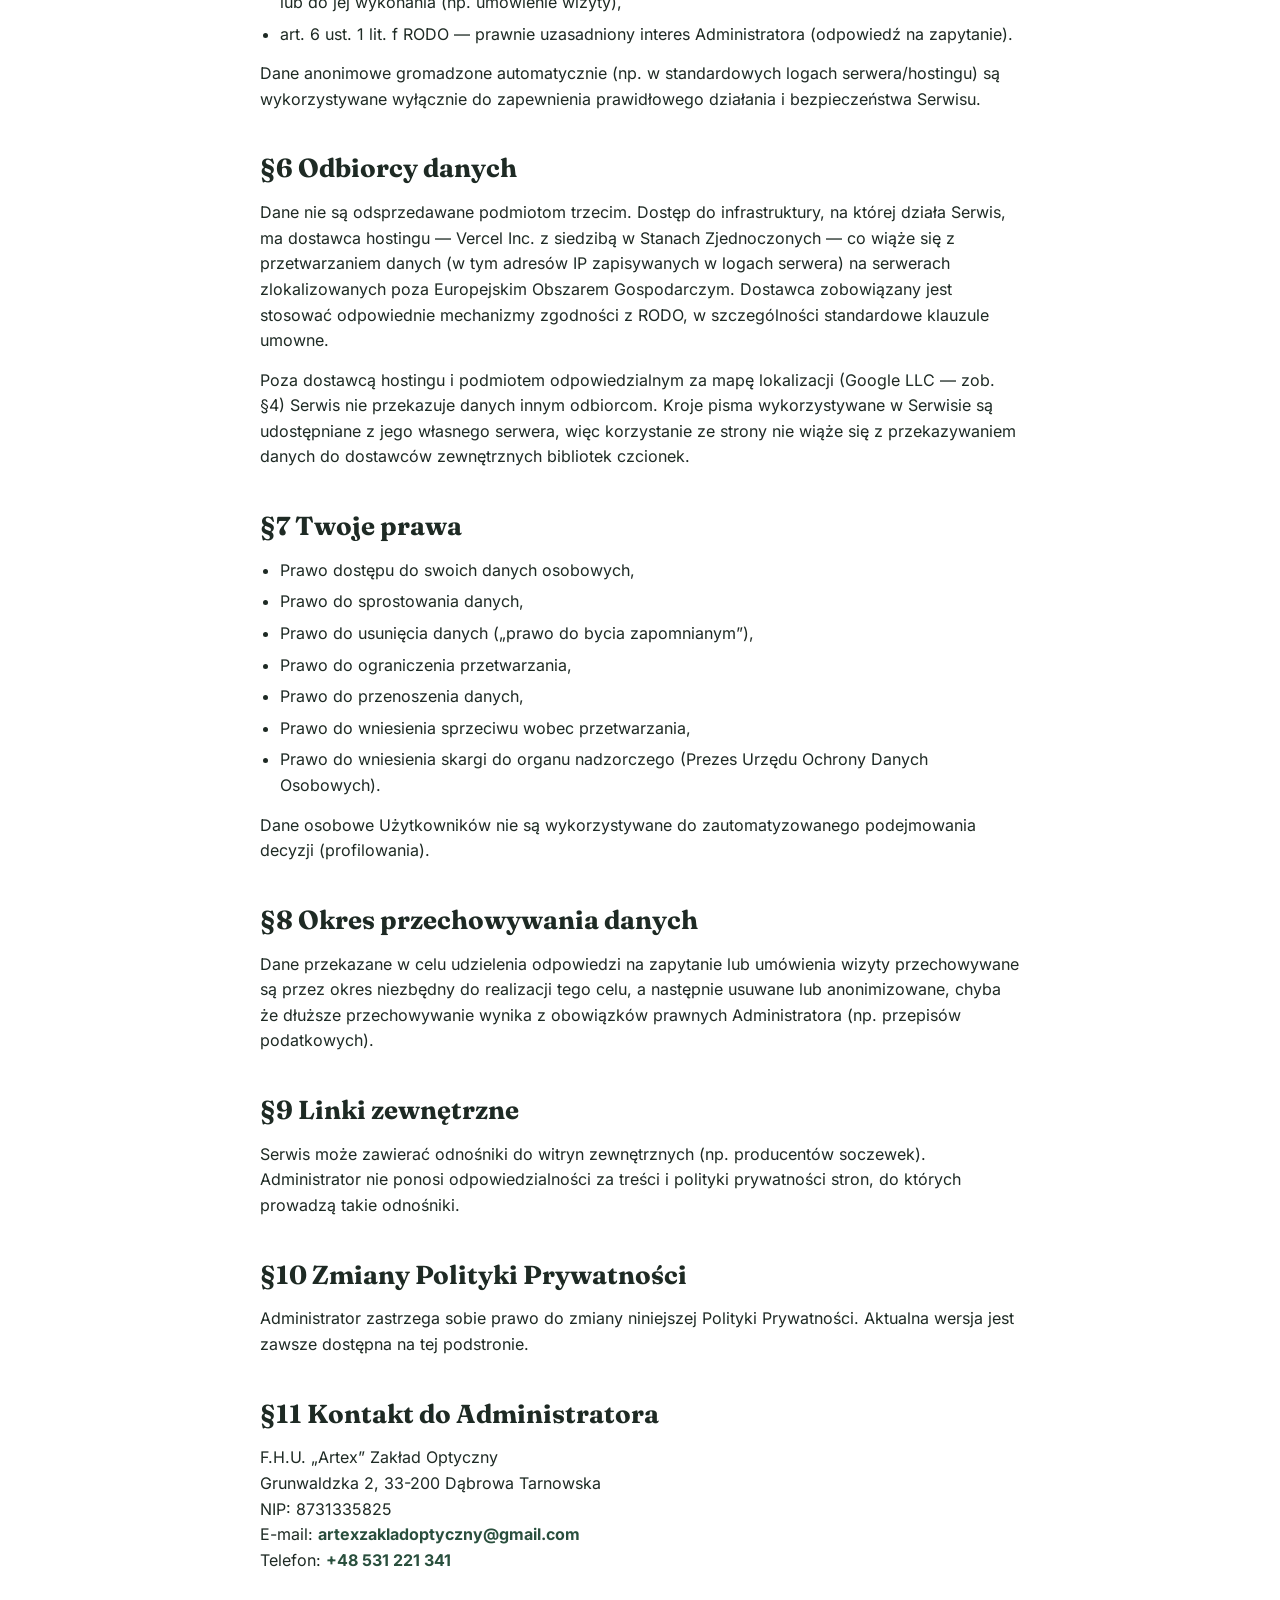
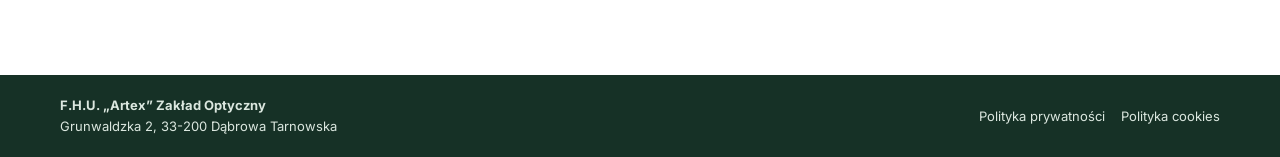
<file: strony/polityka-prywatnosci.html>
<!doctype html>
<html lang="pl">
<head>
<meta charset="utf-8">
<meta name="viewport" content="width=device-width,initial-scale=1">
<title>Polityka prywatności — ARTEX Zakład Optyczny</title>
<meta name="description" content="Polityka prywatności strony F.H.U. „Artex” Zakład Optyczny.">
<link rel="canonical" href="https://optykartex.pl/polityka-prywatnosci">
<meta name="theme-color" content="#294f3d">
<link rel="icon" href="/favicons/favicon.ico" sizes="any">
<link rel="icon" href="/favicons/favicon.png" type="image/png" sizes="96x96">
<link rel="apple-touch-icon" href="/favicons/apple-touch-icon.png">

<meta property="og:type" content="website">
<meta property="og:locale" content="pl_PL">
<meta property="og:site_name" content="ARTEX Zakład Optyczny">
<meta property="og:title" content="Polityka prywatności — ARTEX Zakład Optyczny">
<meta property="og:description" content="Zasady przetwarzania danych osobowych i wykorzystania plików cookies w serwisie F.H.U. „Artex” Zakład Optyczny.">
<meta property="og:url" content="https://optykartex.pl/polityka-prywatnosci">
<meta property="og:image" content="https://optykartex.pl/img/og-artex.jpg">
<meta property="og:image:width" content="1200">
<meta property="og:image:height" content="630">
<meta name="twitter:card" content="summary_large_image">

<link rel="preload" as="font" type="font/woff2" href="/fonts/inter-var-latin.woff2" crossorigin>
<link rel="preload" as="font" type="font/woff2" href="/fonts/fraunces-700-latin.woff2" crossorigin>
<link rel="stylesheet" href="/css/style.css">
</head>
<body>

<nav class="nav"><div class="wrap">
  <a class="brand" href="/">
    <img class="logo" src="/img/logo-artex.webp" alt="ARTEX Zakład Optyczny – strona główna" width="235" height="216">
  </a>
  <div class="links" id="navLinks">
    <a href="/#oferta">Oferta</a>
    <a href="/badanie-wzroku">Badanie wzroku</a>
    <a href="/#oprawy">Oprawy</a>
    <a href="/moda">Moda</a>
    <a href="/soczewki">Soczewki</a>
    <a href="/#opinie">Opinie</a>
    <a href="/#kontakt">Kontakt</a>
  </div>
  <div class="nav-actions">
    <a class="btn" href="tel:+48531221341">Umów wizytę</a>
    <button class="menu-toggle" id="menuToggle" aria-label="Otwórz menu" aria-expanded="false">☰</button>
  </div>
</div></nav>

<main>

<section><div class="wrap legal">

  <h1 style="font:700 clamp(30px,4vw,44px)/1.15 var(--display);margin:0 0 6px">Polityka prywatności</h1>
  <p class="updated">Ostatnia aktualizacja: 7 września 2026</p>

  <p>Niniejsza Polityka Prywatności określa zasady przetwarzania danych osobowych oraz wykorzystywania plików cookies w związku z korzystaniem ze strony internetowej F.H.U. „Artex” Zakład Optyczny (dalej: „Serwis”).</p>

  <h2>§1 Definicje</h2>
  <ul>
    <li><b>Serwis</b> — strona internetowa F.H.U. „Artex” Zakład Optyczny dostępna pod adresem optykartex.pl.</li>
    <li><b>Administrator</b> — F.H.U. „Artex” Zakład Optyczny, Grunwaldzka 2, 33-200 Dąbrowa Tarnowska, NIP 8731335825.</li>
    <li><b>Użytkownik</b> — osoba fizyczna korzystająca z Serwisu.</li>
    <li><b>Urządzenie</b> — elektroniczne urządzenie wraz z oprogramowaniem, za pośrednictwem którego Użytkownik uzyskuje dostęp do Serwisu.</li>
    <li><b>Cookies</b> — dane tekstowe gromadzone w formie plików zamieszczanych na Urządzeniu Użytkownika.</li>
    <li><b>RODO</b> — Rozporządzenie Parlamentu Europejskiego i Rady (UE) 2016/679 z dnia 27 kwietnia 2016 r. w sprawie ochrony osób fizycznych w związku z przetwarzaniem danych osobowych i w sprawie swobodnego przepływu takich danych.</li>
    <li><b>Dane osobowe</b> — informacje o zidentyfikowanej lub możliwej do zidentyfikowania osobie fizycznej.</li>
  </ul>

  <h2>§2 Inspektor Ochrony Danych</h2>
  <p>Administrator nie powołał Inspektora Ochrony Danych. W sprawach dotyczących przetwarzania danych osobowych należy kontaktować się bezpośrednio z Administratorem — dane kontaktowe w §11.</p>

  <h2>§3 Charakter Serwisu</h2>
  <p>Serwis ma charakter informacyjny — prezentuje ofertę salonu optycznego. Serwis nie posiada formularzy rejestracji, logowania, koszyka zakupowego ani newslettera. Kontakt z salonem odbywa się telefonicznie lub mailowo, poza samym Serwisem.</p>

  <h2>§4 Pliki cookies wykorzystywane w Serwisie</h2>
  <p>Serwis wykorzystuje mapę Google Maps osadzoną w sekcji kontaktowej, która może zapisywać pliki cookies pochodzące od Google LLC w celu prawidłowego wyświetlenia mapy. Serwis obecnie nie wykorzystuje plików cookies analitycznych, marketingowych ani reklamowych, nie zawiera wtyczek mediów społecznościowych i nie korzysta z Google Analytics.</p>
  <p>Szczegóły dotyczące plików cookies opisane są w <a href="/polityka-cookies" style="color:var(--g);font-weight:700">Polityce plików cookies</a>.</p>

  <h2>§5 Cele przetwarzania danych osobowych</h2>
  <p>Dane osobowe przekazane Administratorowi dobrowolnie — np. telefonicznie lub mailowo w celu umówienia wizyty lub zadania pytania o ofertę — są przetwarzane wyłącznie w celu udzielenia odpowiedzi lub realizacji usługi, na podstawie:</p>
  <ul>
    <li>art. 6 ust. 1 lit. b RODO — przetwarzanie niezbędne do podjęcia działań przed zawarciem umowy lub do jej wykonania (np. umówienie wizyty),</li>
    <li>art. 6 ust. 1 lit. f RODO — prawnie uzasadniony interes Administratora (odpowiedź na zapytanie).</li>
  </ul>
  <p>Dane anonimowe gromadzone automatycznie (np. w standardowych logach serwera/hostingu) są wykorzystywane wyłącznie do zapewnienia prawidłowego działania i bezpieczeństwa Serwisu.</p>

  <h2>§6 Odbiorcy danych</h2>
  <p>Dane nie są odsprzedawane podmiotom trzecim. Dostęp do infrastruktury, na której działa Serwis, ma dostawca hostingu — Vercel Inc. z siedzibą w Stanach Zjednoczonych — co wiąże się z przetwarzaniem danych (w tym adresów IP zapisywanych w logach serwera) na serwerach zlokalizowanych poza Europejskim Obszarem Gospodarczym. Dostawca zobowiązany jest stosować odpowiednie mechanizmy zgodności z RODO, w szczególności standardowe klauzule umowne.</p>
  <p>Poza dostawcą hostingu i podmiotem odpowiedzialnym za mapę lokalizacji (Google LLC — zob. §4) Serwis nie przekazuje danych innym odbiorcom. Kroje pisma wykorzystywane w Serwisie są udostępniane z jego własnego serwera, więc korzystanie ze strony nie wiąże się z przekazywaniem danych do dostawców zewnętrznych bibliotek czcionek.</p>

  <h2>§7 Twoje prawa</h2>
  <ul>
    <li>Prawo dostępu do swoich danych osobowych,</li>
    <li>Prawo do sprostowania danych,</li>
    <li>Prawo do usunięcia danych („prawo do bycia zapomnianym”),</li>
    <li>Prawo do ograniczenia przetwarzania,</li>
    <li>Prawo do przenoszenia danych,</li>
    <li>Prawo do wniesienia sprzeciwu wobec przetwarzania,</li>
    <li>Prawo do wniesienia skargi do organu nadzorczego (Prezes Urzędu Ochrony Danych Osobowych).</li>
  </ul>
  <p>Dane osobowe Użytkowników nie są wykorzystywane do zautomatyzowanego podejmowania decyzji (profilowania).</p>

  <h2>§8 Okres przechowywania danych</h2>
  <p>Dane przekazane w celu udzielenia odpowiedzi na zapytanie lub umówienia wizyty przechowywane są przez okres niezbędny do realizacji tego celu, a następnie usuwane lub anonimizowane, chyba że dłuższe przechowywanie wynika z obowiązków prawnych Administratora (np. przepisów podatkowych).</p>

  <h2>§9 Linki zewnętrzne</h2>
  <p>Serwis może zawierać odnośniki do witryn zewnętrznych (np. producentów soczewek). Administrator nie ponosi odpowiedzialności za treści i polityki prywatności stron, do których prowadzą takie odnośniki.</p>

  <h2>§10 Zmiany Polityki Prywatności</h2>
  <p>Administrator zastrzega sobie prawo do zmiany niniejszej Polityki Prywatności. Aktualna wersja jest zawsze dostępna na tej podstronie.</p>

  <h2>§11 Kontakt do Administratora</h2>
  <p>
    F.H.U. „Artex” Zakład Optyczny<br>
    Grunwaldzka 2, 33-200 Dąbrowa Tarnowska<br>
    NIP: 8731335825<br>
    E-mail: <a href="mailto:artexzakladoptyczny@gmail.com" style="color:var(--g);font-weight:700">artexzakladoptyczny@gmail.com</a><br>
    Telefon: <a href="tel:+48531221341" style="color:var(--g);font-weight:700">+48 531 221 341</a>
  </p>

</div></section>

</main>

<footer class="footer"><div class="wrap">
  <div><b>F.H.U. „Artex” Zakład Optyczny</b><br>Grunwaldzka 2, 33-200 Dąbrowa Tarnowska</div>
  <div class="footer-links">
    <a href="/polityka-prywatnosci">Polityka prywatności</a>
    <a href="/polityka-cookies">Polityka cookies</a>
  </div>
</div></footer>

<script src="/js/main.js" defer></script>
</body>
</html>
</file>
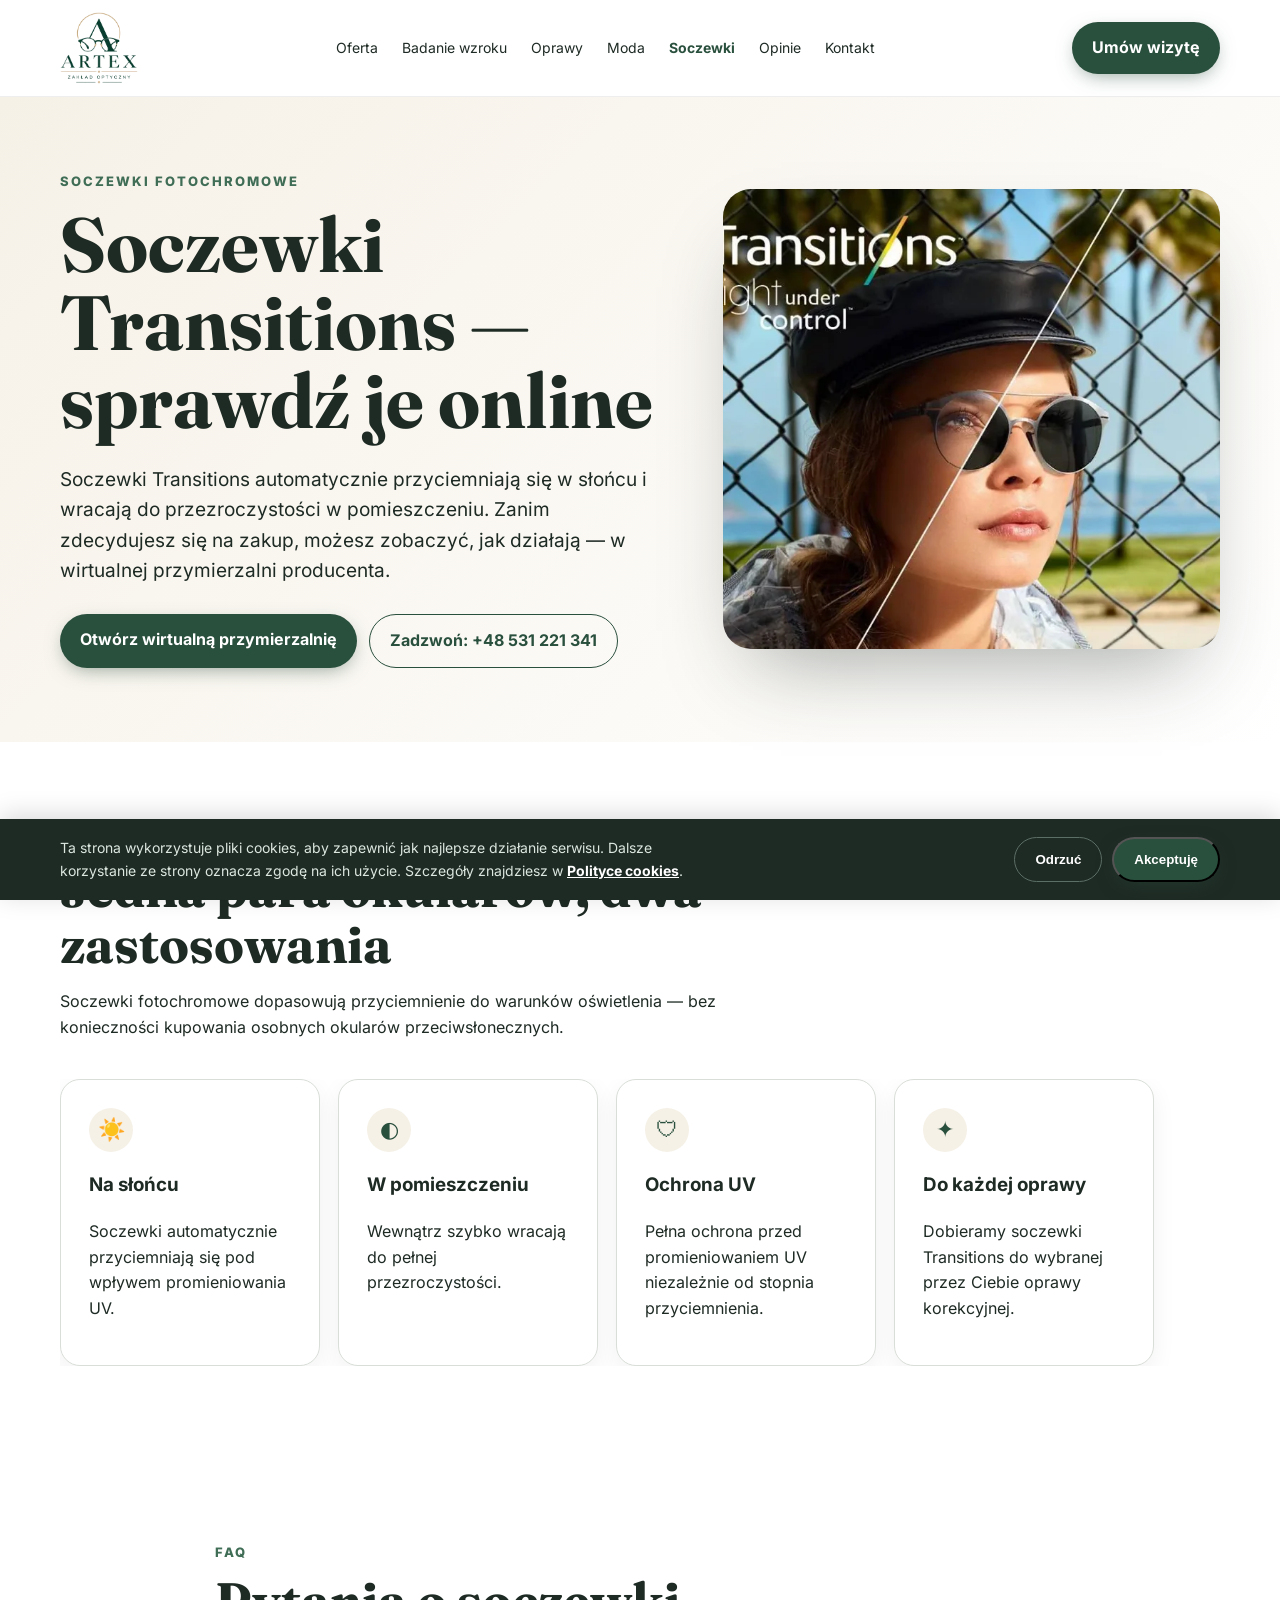
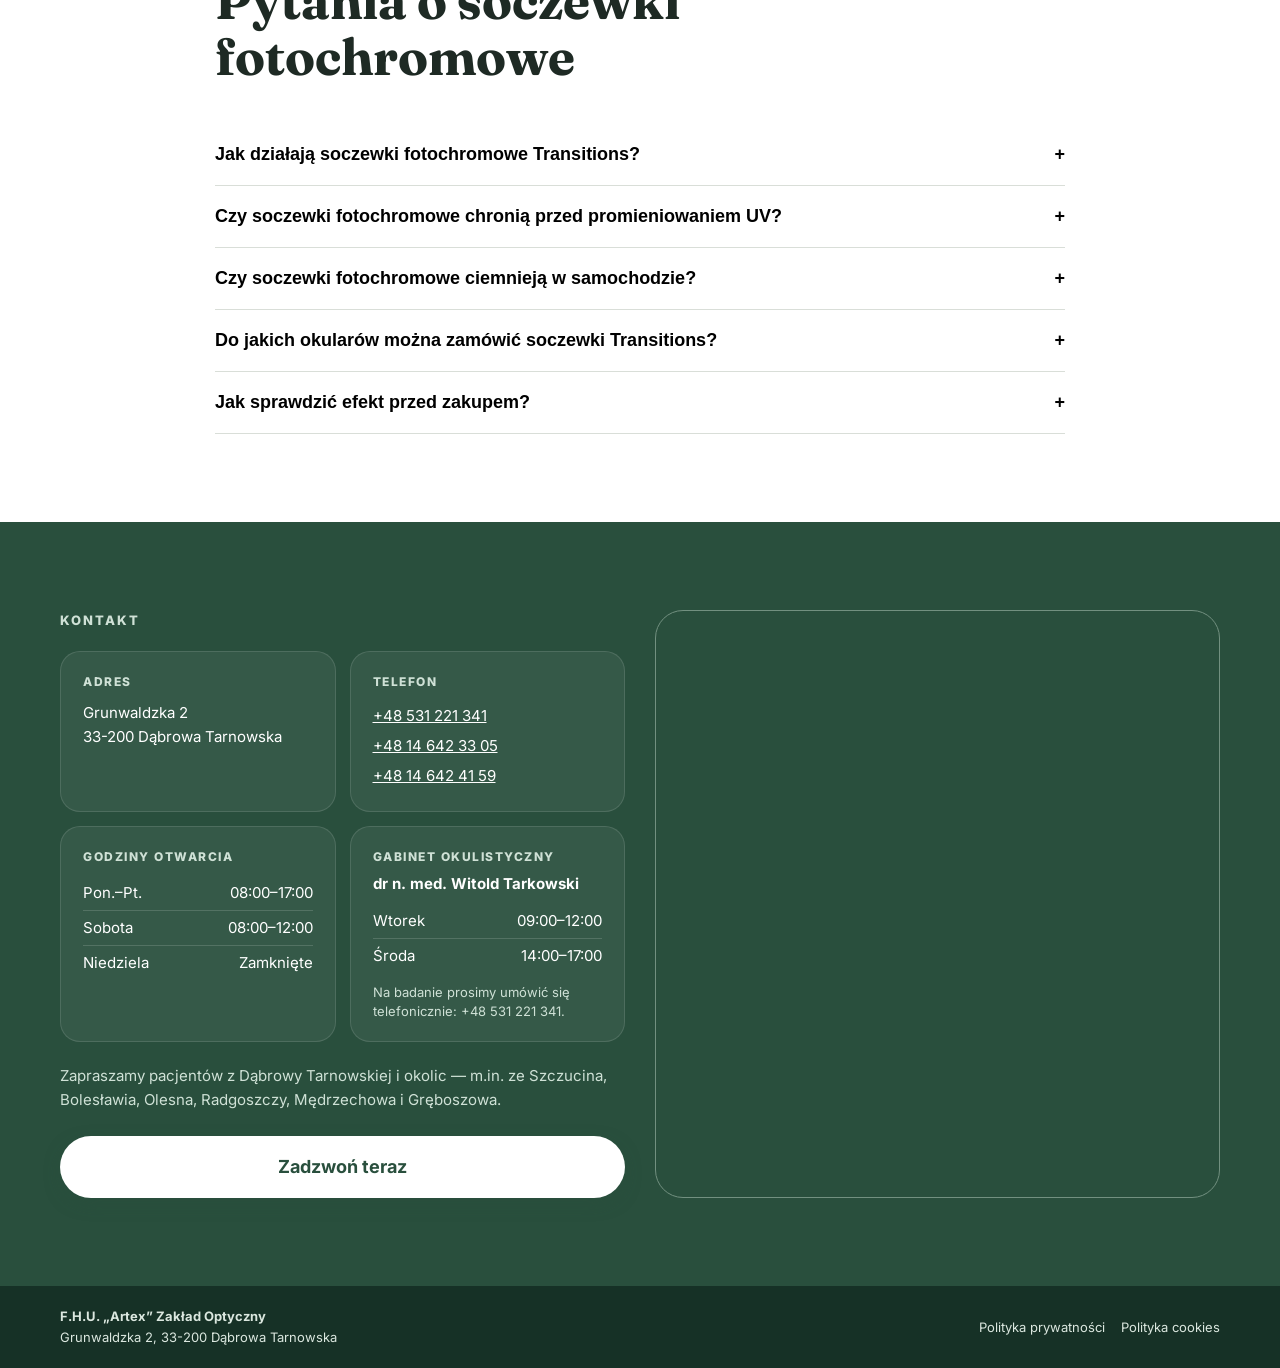
<file: strony/soczewki.html>
<!doctype html>
<html lang="pl">
<head>
<meta charset="utf-8">
<meta name="viewport" content="width=device-width,initial-scale=1">
<title>Soczewki fotochromowe Transitions — ARTEX Dąbrowa Tarnowska</title>
<meta name="description" content="Okulary, które same ciemnieją na słońcu. Soczewki Transitions w salonie ARTEX w Dąbrowie Tarnowskiej — sprawdź efekt w wirtualnej przymierzalni.">
<link rel="canonical" href="https://optykartex.pl/soczewki">
<meta name="theme-color" content="#294f3d">
<link rel="icon" href="/favicons/favicon.ico" sizes="any">
<link rel="icon" href="/favicons/favicon.png" type="image/png" sizes="96x96">
<link rel="apple-touch-icon" href="/favicons/apple-touch-icon.png">

<meta property="og:type" content="website">
<meta property="og:locale" content="pl_PL">
<meta property="og:site_name" content="ARTEX Zakład Optyczny">
<meta property="og:title" content="Soczewki fotochromowe Transitions — ARTEX Dąbrowa Tarnowska">
<meta property="og:description" content="Okulary, które same ciemnieją na słońcu. Soczewki Transitions w salonie ARTEX w Dąbrowie Tarnowskiej — sprawdź efekt w wirtualnej przymierzalni.">
<meta property="og:url" content="https://optykartex.pl/soczewki">
<meta property="og:image" content="https://optykartex.pl/img/og-artex.jpg">
<meta property="og:image:width" content="1200">
<meta property="og:image:height" content="630">
<meta name="twitter:card" content="summary_large_image">

<link rel="preload" as="image" href="/img/soczewki-fotochromowe-transitions.webp" fetchpriority="high">
<link rel="preload" as="font" type="font/woff2" href="/fonts/inter-var-latin.woff2" crossorigin>
<link rel="preload" as="font" type="font/woff2" href="/fonts/fraunces-700-latin.woff2" crossorigin>
<link rel="stylesheet" href="/css/style.css">

<script type="application/ld+json">
{
  "@context": "https://schema.org",
  "@type": "BreadcrumbList",
  "itemListElement": [
    { "@type": "ListItem", "position": 1, "name": "Strona główna", "item": "https://optykartex.pl/" },
    { "@type": "ListItem", "position": 2, "name": "Soczewki Transitions", "item": "https://optykartex.pl/soczewki" }
  ]
}
</script>
<script type="application/ld+json">
{
  "@context": "https://schema.org",
  "@type": "FAQPage",
  "mainEntity": [
    {
      "@type": "Question",
      "name": "Jak działają soczewki fotochromowe Transitions?",
      "acceptedAnswer": {
        "@type": "Answer",
        "text": "Soczewki przyciemniają się pod wpływem promieniowania UV, gdy wychodzisz na słońce, a w pomieszczeniu wracają do pełnej przezroczystości. Dzięki temu jedna para okularów sprawdza się i na zewnątrz, i we wnętrzach."
      }
    },
    {
      "@type": "Question",
      "name": "Czy soczewki fotochromowe chronią przed promieniowaniem UV?",
      "acceptedAnswer": {
        "@type": "Answer",
        "text": "Tak. Soczewki Transitions zapewniają pełną ochronę przed promieniowaniem UV niezależnie od stopnia przyciemnienia — także wtedy, gdy są całkowicie przezroczyste."
      }
    },
    {
      "@type": "Question",
      "name": "Czy soczewki fotochromowe ciemnieją w samochodzie?",
      "acceptedAnswer": {
        "@type": "Answer",
        "text": "Standardowe soczewki fotochromowe ciemnieją w samochodzie słabiej, ponieważ przednia szyba zatrzymuje większość promieniowania UV. Jeśli dużo jeździsz, zapytaj w salonie o warianty przeznaczone dla kierowców."
      }
    },
    {
      "@type": "Question",
      "name": "Do jakich okularów można zamówić soczewki Transitions?",
      "acceptedAnswer": {
        "@type": "Answer",
        "text": "Soczewki Transitions dobieramy do okularów korekcyjnych — do oprawy wybranej przez Ciebie w salonie. Na miejscu jest ponad 10 000 modeli opraw."
      }
    },
    {
      "@type": "Question",
      "name": "Jak sprawdzić efekt przed zakupem?",
      "acceptedAnswer": {
        "@type": "Answer",
        "text": "Możesz skorzystać z wirtualnej przymierzalni producenta, która pokazuje, jak soczewki przyciemniają się w różnych warunkach. W salonie ARTEX przy Grunwaldzkiej 2 pomożemy wybrać odpowiedni wariant — zadzwoń: 531 221 341."
      }
    }
  ]
}
</script>
</head>
<body>

<nav class="nav"><div class="wrap">
  <a class="brand" href="/">
    <img class="logo" src="/img/logo-artex.webp" alt="ARTEX Zakład Optyczny – strona główna" width="235" height="216">
  </a>
  <div class="links" id="navLinks">
    <a href="/#oferta">Oferta</a>
    <a href="/badanie-wzroku">Badanie wzroku</a>
    <a href="/#oprawy">Oprawy</a>
    <a href="/moda">Moda</a>
    <a href="/soczewki" class="active" aria-current="page">Soczewki</a>
    <a href="/#opinie">Opinie</a>
    <a href="/#kontakt">Kontakt</a>
  </div>
  <div class="nav-actions">
    <a class="btn" href="tel:+48531221341">Umów wizytę</a>
    <button class="menu-toggle" id="menuToggle" aria-label="Otwórz menu" aria-expanded="false">☰</button>
  </div>
</div></nav>

<main>

<header class="hero"><div class="wrap hero-grid">
  <div>
    <div class="eyebrow">Soczewki fotochromowe</div>
    <h1>Soczewki Transitions — sprawdź je online</h1>
    <p>Soczewki Transitions automatycznie przyciemniają się w słońcu i wracają do przezroczystości w pomieszczeniu. Zanim zdecydujesz się na zakup, możesz zobaczyć, jak działają — w wirtualnej przymierzalni producenta.</p>
    <div class="actions">
      <a class="btn" href="https://www.transitions.com/pl/wirtualna-przymierzalnia/" target="_blank" rel="noopener noreferrer">Otwórz wirtualną przymierzalnię</a>
      <a class="btn alt" href="tel:+48531221341">Zadzwoń: +48 531 221 341</a>
    </div>
  </div>
  <div class="photo"><img src="/img/soczewki-fotochromowe-transitions.webp" alt="Soczewki fotochromowe Transitions w oprawie okularowej" width="776" height="646" fetchpriority="high" decoding="async" style="object-position:88% 45%"></div>
</div></header>

<section><div class="wrap">
  <div class="section-head">
    <div class="eyebrow">Jak to działa</div>
    <h2>Jedna para okularów, dwa zastosowania</h2>
    <p>Soczewki fotochromowe dopasowują przyciemnienie do warunków oświetlenia — bez konieczności kupowania osobnych okularów przeciwsłonecznych.</p>
  </div>
  <div class="cards">
    <article class="card"><div class="icon">☀️</div><h3>Na słońcu</h3><p>Soczewki automatycznie przyciemniają się pod wpływem promieniowania UV.</p></article>
    <article class="card"><div class="icon">◐</div><h3>W pomieszczeniu</h3><p>Wewnątrz szybko wracają do pełnej przezroczystości.</p></article>
    <article class="card"><div class="icon">🛡</div><h3>Ochrona UV</h3><p>Pełna ochrona przed promieniowaniem UV niezależnie od stopnia przyciemnienia.</p></article>
    <article class="card"><div class="icon">✦</div><h3>Do każdej oprawy</h3><p>Dobieramy soczewki Transitions do wybranej przez Ciebie oprawy korekcyjnej.</p></article>
  </div>
</div></section>

<section><div class="wrap faq">
  <div class="section-head">
    <div class="eyebrow">FAQ</div>
    <h2>Pytania o soczewki fotochromowe</h2>
  </div>
  <div class="faq-item">
    <button class="faq-q" aria-expanded="false" aria-controls="sz-a1" id="sz-q1">Jak działają soczewki fotochromowe Transitions?<span aria-hidden="true">+</span></button>
    <div class="faq-a" id="sz-a1" role="region" aria-labelledby="sz-q1">Soczewki przyciemniają się pod wpływem promieniowania UV, gdy wychodzisz na słońce, a w pomieszczeniu wracają do pełnej przezroczystości. Dzięki temu jedna para okularów sprawdza się i na zewnątrz, i we wnętrzach.</div>
  </div>
  <div class="faq-item">
    <button class="faq-q" aria-expanded="false" aria-controls="sz-a2" id="sz-q2">Czy soczewki fotochromowe chronią przed promieniowaniem UV?<span aria-hidden="true">+</span></button>
    <div class="faq-a" id="sz-a2" role="region" aria-labelledby="sz-q2">Tak. Soczewki Transitions zapewniają pełną ochronę przed promieniowaniem UV niezależnie od stopnia przyciemnienia — także wtedy, gdy są całkowicie przezroczyste.</div>
  </div>
  <div class="faq-item">
    <button class="faq-q" aria-expanded="false" aria-controls="sz-a3" id="sz-q3">Czy soczewki fotochromowe ciemnieją w samochodzie?<span aria-hidden="true">+</span></button>
    <div class="faq-a" id="sz-a3" role="region" aria-labelledby="sz-q3">Standardowe soczewki fotochromowe ciemnieją w samochodzie słabiej, ponieważ przednia szyba zatrzymuje większość promieniowania UV. Jeśli dużo jeździsz, zapytaj w salonie o warianty przeznaczone dla kierowców.</div>
  </div>
  <div class="faq-item">
    <button class="faq-q" aria-expanded="false" aria-controls="sz-a4" id="sz-q4">Do jakich okularów można zamówić soczewki Transitions?<span aria-hidden="true">+</span></button>
    <div class="faq-a" id="sz-a4" role="region" aria-labelledby="sz-q4">Soczewki Transitions dobieramy do okularów korekcyjnych — do oprawy wybranej przez Ciebie w salonie. Na miejscu jest ponad 10&nbsp;000 modeli opraw.</div>
  </div>
  <div class="faq-item">
    <button class="faq-q" aria-expanded="false" aria-controls="sz-a5" id="sz-q5">Jak sprawdzić efekt przed zakupem?<span aria-hidden="true">+</span></button>
    <div class="faq-a" id="sz-a5" role="region" aria-labelledby="sz-q5">Możesz skorzystać z wirtualnej przymierzalni producenta, która pokazuje, jak soczewki przyciemniają się w różnych warunkach. W salonie ARTEX przy Grunwaldzkiej 2 pomożemy wybrać odpowiedni wariant — zadzwoń: 531&nbsp;221&nbsp;341.</div>
  </div>
</div></section>

<section id="kontakt" class="contact"><div class="wrap contact-grid">
  <div>
    <h2 class="eyebrow" style="color:#cfe1d6;margin:0 0 20px">Kontakt</h2>
    <div class="contact-tiles">
      <div class="contact-tile">
        <h3>Adres</h3>
        <p>Grunwaldzka 2<br>33-200 Dąbrowa Tarnowska</p>
      </div>
      <div class="contact-tile">
        <h3>Telefon</h3>
        <p><a href="tel:+48531221341">+48 531 221 341</a><br><a href="tel:+48146423305">+48 14 642 33 05</a><br><a href="tel:+48146424159">+48 14 642 41 59</a></p>
      </div>
      <div class="contact-tile">
        <h3>Godziny otwarcia</h3>
        <ul class="hours">
          <li><span>Pon.–Pt.</span><span>08:00–17:00</span></li>
          <li><span>Sobota</span><span>08:00–12:00</span></li>
          <li><span>Niedziela</span><span>Zamknięte</span></li>
        </ul>
      </div>
      <div class="contact-tile">
        <h3>Gabinet okulistyczny</h3>
        <p class="tile-doctor">dr&nbsp;n.&nbsp;med. Witold Tarkowski</p>
        <ul class="hours">
          <li><span>Wtorek</span><span>09:00–12:00</span></li>
          <li><span>Środa</span><span>14:00–17:00</span></li>
        </ul>
        <p class="tile-note">Na badanie prosimy umówić się telefonicznie: +48 531 221 341.</p>
      </div>
    </div>
    <p class="contact-area">Zapraszamy pacjentów z Dąbrowy Tarnowskiej i okolic — m.in. ze Szczucina, Bolesławia, Olesna, Radgoszczy, Mędrzechowa i Gręboszowa.</p>
    <a class="btn contact-call" href="tel:+48531221341">Zadzwoń teraz</a>
  </div>
  <div class="map-embed"><iframe src="https://www.google.com/maps/embed?pb=!1m18!1m12!1m3!1d3463.5591225397366!2d20.984419100000004!3d50.175194999999995!2m3!1f0!2f0!3f0!3m2!1i1024!2i768!4f13.1!3m3!1m2!1s0x473d7f13b22c8687%3A0x9c35d5a77ed91a1c!2s%22ARTEX%22%20Zak%C5%82ad%20Optyczny!5e1!3m2!1spl!2spl!4v1786120829022!5m2!1spl!2spl" allowfullscreen="" loading="lazy" referrerpolicy="strict-origin-when-cross-origin" title="Mapa – salon ARTEX Zakład Optyczny, Grunwaldzka 2, Dąbrowa Tarnowska"></iframe></div>
</div></section>

</main>

<footer class="footer"><div class="wrap">
  <div><b>F.H.U. „Artex” Zakład Optyczny</b><br>Grunwaldzka 2, 33-200 Dąbrowa Tarnowska</div>
  <div class="footer-links">
    <a href="/polityka-prywatnosci">Polityka prywatności</a>
    <a href="/polityka-cookies">Polityka cookies</a>
  </div>
</div></footer>

<script src="/js/main.js" defer></script>
</body>
</html>
</file>
<file: css/style.css>
/* Fonty hostowane lokalnie (SIL Open Font License).
   Obciete do znakow lacinskich i polskich; Inter jako font zmienny. */
@font-face{font-family:'Inter';font-style:normal;font-weight:100 900;font-display:swap;src:url('../fonts/inter-var-latin.woff2') format('woff2');unicode-range:U+0000-00FF, U+0131, U+0152-0153, U+02BB-02BC, U+02C6, U+02DA, U+02DC, U+0304, U+0308, U+0329, U+2000-206F, U+20AC, U+2122, U+2191, U+2193, U+2212, U+2215, U+FEFF, U+FFFD}
@font-face{font-family:'Inter';font-style:normal;font-weight:100 900;font-display:swap;src:url('../fonts/inter-var-latin-ext.woff2') format('woff2');unicode-range:U+0100-02BA, U+02BD-02C5, U+02C7-02CC, U+02CE-02D7, U+02DD-02FF, U+0304, U+0308, U+0329, U+1D00-1DBF, U+1E00-1E9F, U+1EF2-1EFF, U+2020, U+20A0-20AB, U+20AD-20C0, U+2113, U+2C60-2C7F, U+A720-A7FF}
@font-face{font-family:'Fraunces';font-style:normal;font-weight:700;font-display:swap;src:url('../fonts/fraunces-700-latin.woff2') format('woff2');unicode-range:U+0000-00FF, U+0131, U+0152-0153, U+02BB-02BC, U+02C6, U+02DA, U+02DC, U+0304, U+0308, U+0329, U+2000-206F, U+20AC, U+2122, U+2191, U+2193, U+2212, U+2215, U+FEFF, U+FFFD}
@font-face{font-family:'Fraunces';font-style:normal;font-weight:700;font-display:swap;src:url('../fonts/fraunces-700-latin-ext.woff2') format('woff2');unicode-range:U+0100-02BA, U+02BD-02C5, U+02C7-02CC, U+02CE-02D7, U+02DD-02FF, U+0304, U+0308, U+0329, U+1D00-1DBF, U+1E00-1E9F, U+1EF2-1EFF, U+2020, U+20A0-20AB, U+20AD-20C0, U+2113, U+2C60-2C7F, U+A720-A7FF}
@font-face{font-family:'Caveat';font-style:normal;font-weight:600;font-display:swap;src:url('../fonts/caveat-600-latin.woff2') format('woff2');unicode-range:U+0000-00FF, U+0131, U+0152-0153, U+02BB-02BC, U+02C6, U+02DA, U+02DC, U+0304, U+0308, U+0329, U+2000-206F, U+20AC, U+2122, U+2191, U+2193, U+2212, U+2215, U+FEFF, U+FFFD}
@font-face{font-family:'Caveat';font-style:normal;font-weight:600;font-display:swap;src:url('../fonts/caveat-600-latin-ext.woff2') format('woff2');unicode-range:U+0100-02BA, U+02BD-02C5, U+02C7-02CC, U+02CE-02D7, U+02DD-02FF, U+0304, U+0308, U+0329, U+1D00-1DBF, U+1E00-1E9F, U+1EF2-1EFF, U+2020, U+20A0-20AB, U+20AD-20C0, U+2113, U+2C60-2C7F, U+A720-A7FF}
:root{--g:#294f3d;--g2:#3f6d55;--accent:#a8562e;--cream:#f6f1e7;--ink:#1e2a24;--line:#d9ded8;--white:#fff;--display:"Fraunces","Georgia",serif;--hand:"Caveat","Segoe Script",cursive}
*{box-sizing:border-box}
html{scroll-behavior:smooth}
body{margin:0;font-family:Inter,Arial,sans-serif;color:var(--ink);background:#fff;line-height:1.6;overflow-x:hidden}
a{text-decoration:none;color:inherit}
.wrap{width:min(1160px,92%);margin:auto}

.nav{position:sticky;top:0;z-index:20;background:rgba(255,255,255,.96);border-bottom:1px solid #eee}
.nav .wrap{min-height:76px;display:flex;align-items:center;justify-content:space-between;gap:12px;padding:12px 0}
.brand{display:block;flex-shrink:0}
.logo{display:block;height:72px;width:auto}
.links{display:flex;gap:24px;font-size:14px}
.links a.active{color:var(--g);font-weight:700}
.nav-actions{display:flex;align-items:center;gap:10px;flex-shrink:0}
.menu-toggle{display:none;width:44px;height:44px;border:1px solid var(--line);background:none;border-radius:10px;cursor:pointer;font-size:20px;color:var(--g);align-items:center;justify-content:center}

.btn{display:inline-block;padding:13px 20px;border-radius:999px;background:var(--g);color:white;font-weight:700;box-shadow:0 6px 20px -6px rgba(41,79,61,.55);transition:transform .2s ease,box-shadow .2s ease}
.btn:hover{transform:translateY(-2px);box-shadow:0 10px 24px -6px rgba(41,79,61,.65)}
.btn.alt{background:transparent;color:var(--g);border:1px solid var(--g);box-shadow:none}
.btn.alt:hover{background:var(--g);color:#fff}

.hero{background:linear-gradient(135deg,var(--cream),#fff);padding:74px 0}
.hero-grid{display:grid;grid-template-columns:1.1fr .9fr;gap:56px;align-items:center}
.eyebrow{font-size:13px;letter-spacing:2px;text-transform:uppercase;color:var(--g2);font-weight:800}
.hero h1{font:700 clamp(44px,6vw,78px)/1.02 var(--display);margin:14px 0 24px}
.hero h1 .eyebrow{display:block;margin:-14px 0 14px;font-family:Inter,Arial,sans-serif;line-height:1.6}
.hero p{font-size:19px;max-width:630px}
.actions{display:flex;gap:12px;margin-top:28px;flex-wrap:wrap}
.photo{border-radius:28px;overflow:hidden;min-height:460px;box-shadow:0 40px 80px -30px rgba(30,42,36,.4)}
.photo img{display:block;width:100%;height:100%;min-height:460px;object-fit:cover}

section{padding:88px 0}
.section-head{max-width:720px;margin-bottom:38px}
.section-head.wide{max-width:880px}
.section-head h2{font:700 clamp(34px,4vw,52px)/1.1 var(--display);margin:10px 0}

.cards{display:flex;gap:18px;overflow-x:auto;cursor:grab;scroll-snap-type:x proximity;-webkit-overflow-scrolling:touch;scrollbar-width:none}
.cards.dragging{cursor:grabbing;scroll-snap-type:none;user-select:none}
.cards .card{flex:0 0 260px;scroll-snap-align:start}
.cards::-webkit-scrollbar{display:none}
.card{border:1px solid var(--line);border-radius:20px;padding:28px;background:#fff;box-shadow:0 8px 24px rgba(30,42,36,.06);transition:transform .25s ease,box-shadow .25s ease}
.card:hover{transform:translateY(-4px);box-shadow:0 16px 32px rgba(30,42,36,.14)}
.card .icon{width:44px;height:44px;border-radius:50%;display:grid;place-items:center;background:var(--cream);color:var(--g);font-size:22px}
.cards.rowne .card h3{min-height:3.2em;margin-bottom:0}

.split{display:grid;grid-template-columns:1fr 1fr;gap:54px;align-items:center}
.soft{background:#f7f7f2}
.steps{display:grid;gap:16px}
.step{display:grid;grid-template-columns:52px 1fr;gap:16px;padding:18px;border-bottom:1px solid #d7ddd7}
.num{width:42px;height:42px;border-radius:50%;background:var(--g);color:white;display:grid;place-items:center;font-weight:800}

.range{display:grid;grid-template-columns:repeat(4,1fr);gap:20px}
.range article{padding:34px;border-radius:24px;background:white;border:1px solid var(--line);box-shadow:0 8px 24px rgba(30,42,36,.06);transition:transform .25s ease,box-shadow .25s ease}
.range article:hover{transform:translateY(-4px);box-shadow:0 16px 32px rgba(30,42,36,.14)}
.range article:nth-child(2){background:var(--cream)}

.quote{font:600 30px/1.5 var(--hand);color:var(--accent)}

.transitions-banner{position:relative;text-align:center;padding:56px 40px;border-radius:32px;background:linear-gradient(135deg,var(--g),var(--g2));color:#fff;box-shadow:0 30px 60px -24px rgba(41,79,61,.5)}
.transitions-banner .eyebrow{color:#cfe8da}
.transitions-banner h2{color:#fff;margin:6px 0 14px}
.transitions-banner p{margin:0 auto 26px;max-width:560px;color:#e7f0ea}
.transitions-banner .btn{background:#fff;color:var(--g)}
.transitions-banner .btn:hover{background:#f2f2f2;color:var(--g)}
.transitions-badge{position:absolute;top:-16px;left:50%;transform:translateX(-50%);background:var(--accent);color:#fff;font-size:12px;font-weight:800;letter-spacing:1px;text-transform:uppercase;padding:6px 16px;border-radius:999px;box-shadow:0 8px 16px -4px rgba(0,0,0,.3)}

.brands{display:grid;grid-template-columns:repeat(auto-fit,minmax(220px,1fr));gap:18px}
.brand-card{border:1px solid var(--line);border-radius:20px;overflow:hidden;background:#fff;box-shadow:0 8px 24px rgba(30,42,36,.06);transition:transform .25s ease,box-shadow .25s ease}
.brand-card:hover{transform:translateY(-4px);box-shadow:0 16px 32px rgba(30,42,36,.14)}
.brand-card .logo-tile{min-height:240px;display:flex;align-items:center;justify-content:center;background:#111}
.logo-tile.light{background:#fff}
.logo-tile img{width:auto;height:auto;max-width:60%;max-height:144px;object-fit:contain}
.brand-info{padding:22px}

.reviews{display:flex;gap:18px;overflow-x:auto;cursor:grab;scroll-snap-type:x proximity;-webkit-overflow-scrolling:touch;scrollbar-width:none;padding:8px 16px 32px;margin:-8px -16px -32px;scroll-padding:0 16px}
.reviews::-webkit-scrollbar{display:none}
.reviews.dragging{cursor:grabbing;scroll-snap-type:none;user-select:none}
.reviews .review{flex:0 0 31%;scroll-snap-align:start}
.review{display:flex;flex-direction:column;padding:26px;border-radius:18px;background:white;border:1px solid var(--line);box-shadow:0 8px 24px rgba(30,42,36,.06);transition:transform .25s ease,box-shadow .25s ease}
.review:hover{transform:translateY(-4px);box-shadow:0 16px 32px rgba(30,42,36,.14)}
.review .stars{color:var(--accent);letter-spacing:2px}
.review .source{color:#66756c;font-size:13px}
.review-author{margin-top:auto;display:flex;align-items:center;gap:12px;padding-top:16px;border-top:1px solid var(--line);line-height:1.35}
.review-author img{flex-shrink:0}

.faq{max-width:850px}
.faq-item{border-bottom:1px solid var(--line)}
.faq-q{width:100%;border:0;background:none;padding:20px 0;display:flex;justify-content:space-between;font-size:18px;text-align:left;font-weight:700;cursor:pointer}
.faq-a{display:none;padding:0 0 20px;color:#53615a}
.faq-item.open .faq-a{display:block}

.contact{background:var(--g);color:white}
.contact-grid{display:grid;grid-template-columns:1fr 1fr;gap:30px;align-items:stretch}
.contact-tiles{display:grid;grid-template-columns:1fr 1fr;gap:14px}
.contact-tile{padding:20px 22px;border-radius:20px;background:rgba(255,255,255,.06);border:1px solid rgba(255,255,255,.12);font-size:15px}
.contact-tile h3{margin:0 0 10px;font-size:12px;letter-spacing:1.5px;text-transform:uppercase;color:#cfe1d6;font-weight:800}
.contact-tile p{margin:0}
.contact-tile .tile-doctor{margin:-4px 0 8px;font-weight:700}
.contact-tile a{color:#fff;text-decoration:underline;display:inline-block;padding:3px 0}
.contact-tile .hours{margin:0}
.contact-tile .hours li{max-width:none;padding:5px 0}
.contact-tile .hours li:last-child{border-bottom:0}
.contact-tile .tile-note{margin-top:10px;font-size:13px;line-height:1.45;color:#cfe1d6}
.contact-area{margin:22px 0 0;font-size:15px;color:#cfe1d6}
.contact-call{display:block;margin-top:24px;padding:17px 24px;text-align:center;font-size:18px;background:#fff;color:var(--g)}
.contact .map-embed{position:relative;min-height:320px;border-radius:28px;overflow:hidden;border:1px solid #729080}
.map-embed iframe{position:absolute;inset:0;width:100%;height:100%;border:0}
.hours{list-style:none;padding:0;margin:14px 0 0}
.hours li{display:flex;justify-content:space-between;gap:16px;max-width:340px;padding:7px 0;border-bottom:1px solid rgba(255,255,255,.15)}

.footer{background:#163126;color:#dbe7df;padding:20px 0;font-size:13px}
.footer .wrap{display:flex;justify-content:space-between;align-items:center;gap:16px 24px;flex-wrap:wrap}
.footer b{font-size:13px;font-weight:700}
.footer-links{display:flex;gap:16px}
.footer-links a:hover{text-decoration:underline}

.notfound{max-width:720px;padding:20px 0 10px}
.notfound h1{font:700 clamp(38px,5vw,64px)/1.05 var(--display);margin:14px 0 20px}
.notfound p{font-size:18px}
.range article h3 a{color:var(--g);text-decoration:underline;text-underline-offset:3px}
.range article h3 a:hover{color:var(--g2)}
.notfound-kontakt{margin-top:40px;padding:26px 28px;border-radius:20px;background:var(--cream);font-size:15px}
.notfound-kontakt p{margin:0 0 10px}
.notfound-kontakt p:last-child{margin-bottom:0}
.notfound-kontakt a{color:var(--g);font-weight:700;text-decoration:underline}

.legal{max-width:760px;margin:0 auto}
.legal h2{font:700 26px/1.3 var(--display);margin:40px 0 14px}
.legal h2:first-of-type{margin-top:0}
.legal h3{font-size:17px;margin:22px 0 8px}
.legal p{margin:0 0 14px}
.legal ul{margin:0 0 14px;padding-left:20px}
.legal li{margin-bottom:6px}
.legal .updated{color:#8a948d;font-size:14px;margin-bottom:30px}

.cookie-banner{position:fixed;left:0;right:0;bottom:0;z-index:50;background:var(--ink);color:#fff;box-shadow:0 -4px 24px rgba(0,0,0,.15)}
.cookie-banner-inner{display:flex;align-items:center;justify-content:space-between;gap:20px;flex-wrap:wrap;padding:18px 0}
.cookie-banner p{margin:0;font-size:14px;color:#dbe7df;max-width:640px}
.cookie-banner p a{color:#fff;font-weight:700;text-decoration:underline}
.cookie-banner-actions{display:flex;gap:10px;flex-shrink:0}
.cookie-banner .btn.alt{border-color:#5c6f66;color:#fff}

@media(max-width:1100px){
  .range{grid-template-columns:repeat(2,1fr)}
  .brands{grid-template-columns:1fr 1fr}
  .links{gap:15px;font-size:13px}
  .links a{white-space:nowrap}
}
@media(max-width:850px){
  .links{position:absolute;top:100%;left:0;right:0;background:#fff;flex-direction:column;gap:0;padding:8px 0;border-bottom:1px solid #eee;display:none}
  .links.open{display:flex}
  .links a{padding:14px 24px}
  .menu-toggle{display:flex}
  .hero-grid,.split,.contact-grid{grid-template-columns:1fr}
  .cards .card{flex-basis:70%}
  .range,.brands{grid-template-columns:1fr}
  section{padding:64px 0}
  .reviews .review{flex-basis:70%}
  .logo{height:60px}
  .nav-actions .btn{padding:11px 16px;font-size:13px}
  .hero{padding-top:48px}
}
@media(max-width:560px){
  section{padding:52px 0}
  .cards .card,.reviews .review{flex-basis:82%}
  .review{padding:22px}
  .review p{font-size:15px;line-height:1.55}
  .contact-tiles{grid-template-columns:1fr}
  .reviews{padding:8px 12px 32px;margin:-8px -12px -32px;scroll-padding:0 12px}
  .hero h1{font-size:46px}
}
@media(max-width:400px){
  .nav .wrap{gap:8px}
  .nav-actions{gap:6px}
  .nav-actions .btn{padding:9px 12px;font-size:12px}
  .logo{height:52px}
}
</file>
